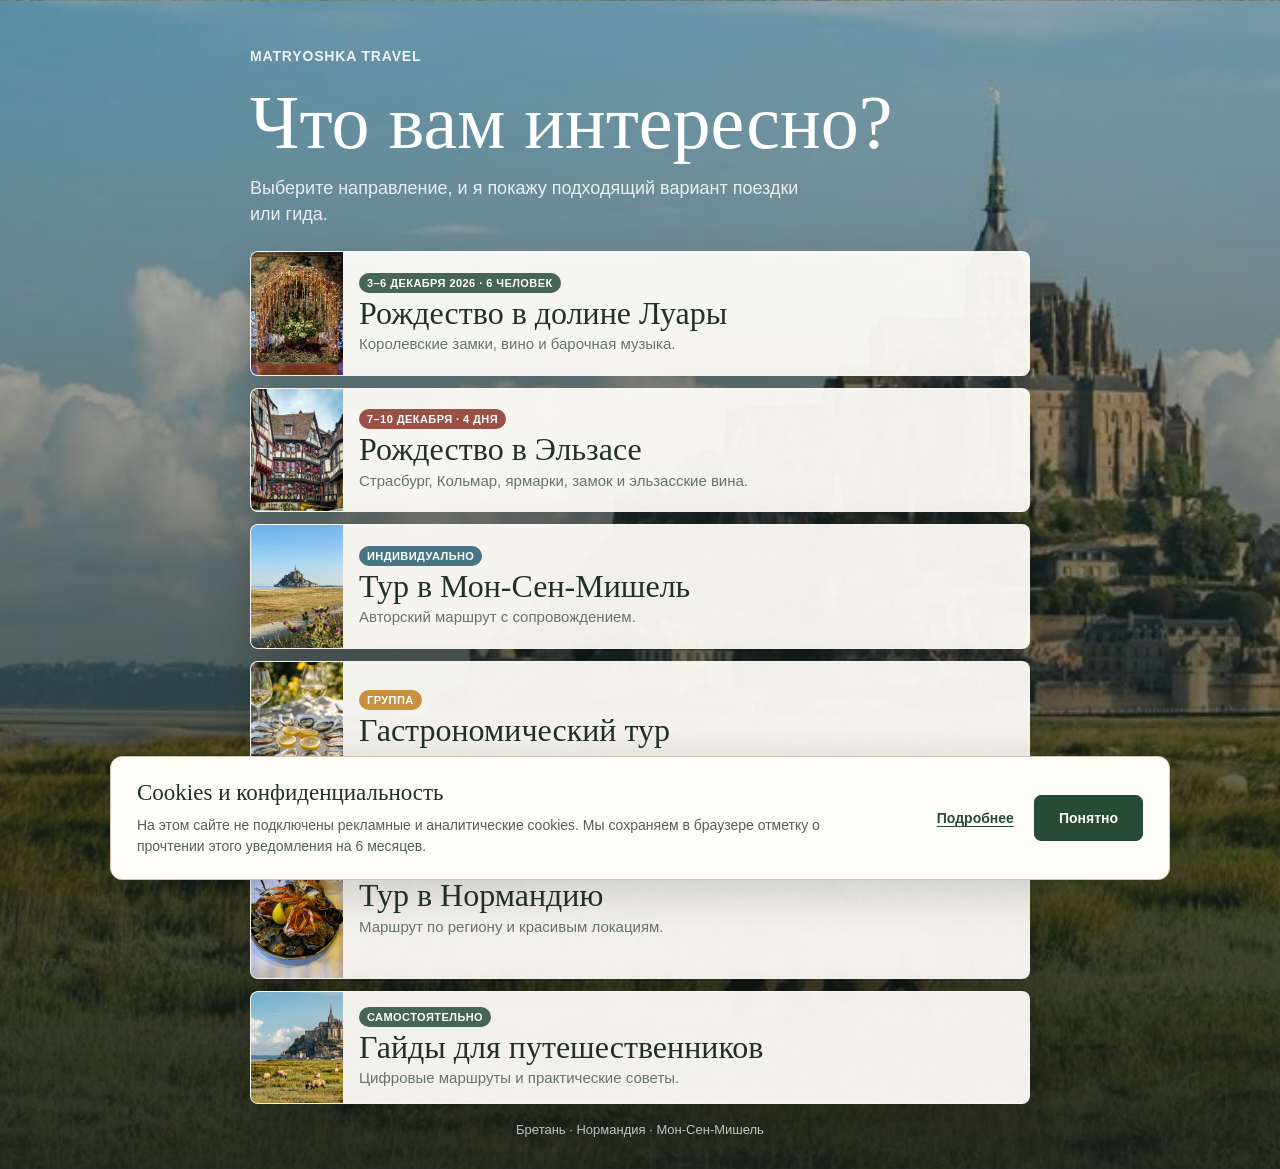
<file: index.html>
<!doctype html>
<html lang="ru">
<head>
  <meta charset="utf-8">
  <meta name="viewport" content="width=device-width, initial-scale=1">
  <title>Matryoshka Travel - выберите поездку</title>
  <meta name="description" content="Туры и гиды Matryoshka Travel: Мон-Сен-Мишель, гастрономия, Нормандия и самостоятельные маршруты.">
  <style>
    :root {
      --ink: #223027;
      --muted: #68746b;
      --paper: #f5efe6;
      --white: #fffdf8;
      --line: rgba(34, 48, 39, .15);
      --green: #466552;
      --gold: #c6923f;
      --red: #9a5047;
      --blue: #477585;
    }

    * { box-sizing: border-box; }

    body {
      margin: 0;
      min-height: 100vh;
      color: var(--ink);
      background: var(--paper);
      font-family: Inter, -apple-system, BlinkMacSystemFont, "Segoe UI", Arial, sans-serif;
    }

    a { color: inherit; }

    .hero {
      min-height: 100vh;
      display: grid;
      align-items: end;
      padding: 22px;
      background:
        linear-gradient(180deg, rgba(20, 31, 25, .2), rgba(20, 31, 25, .88)),
        url("assets/mont-hero.jpg") center / cover;
    }

    .wrap {
      width: min(780px, 100%);
      margin: 0 auto;
      padding: 26px 0 10px;
    }

    .brand {
      margin-bottom: 22px;
      color: rgba(255, 255, 255, .88);
      font-size: 14px;
      font-weight: 800;
      letter-spacing: .06em;
      text-transform: uppercase;
    }

    h1 {
      margin: 0;
      max-width: 680px;
      color: white;
      font-family: Georgia, "Times New Roman", serif;
      font-size: clamp(39px, 10vw, 76px);
      font-weight: 500;
      line-height: .96;
      letter-spacing: 0;
    }

    .lead {
      max-width: 560px;
      margin: 16px 0 24px;
      color: rgba(255, 255, 255, .86);
      font-size: 18px;
      line-height: 1.45;
    }

    .menu {
      display: grid;
      gap: 12px;
      margin-top: 24px;
    }

    .item {
      display: grid;
      grid-template-columns: 92px minmax(0, 1fr);
      min-height: 104px;
      overflow: hidden;
      border: 1px solid rgba(255, 255, 255, .3);
      border-radius: 8px;
      background: rgba(255, 253, 248, .94);
      text-decoration: none;
      box-shadow: 0 18px 44px rgba(0, 0, 0, .18);
      transition: transform .18s ease, background .18s ease;
    }

    .item:hover {
      transform: translateY(-2px);
      background: white;
    }

    .photo {
      width: 92px;
      min-height: 104px;
      background: #d7cec0;
    }

    .photo img {
      display: block;
      width: 100%;
      height: 100%;
      object-fit: cover;
    }

    .body {
      display: grid;
      align-content: center;
      gap: 4px;
      padding: 15px 16px;
    }

    .label {
      width: fit-content;
      padding: 4px 8px;
      border-radius: 999px;
      color: white;
      background: var(--green);
      font-size: 11px;
      font-weight: 900;
      letter-spacing: .04em;
      text-transform: uppercase;
    }

    .item:nth-child(2) .label { background: var(--red); }
    .item:nth-child(3) .label { background: var(--blue); }
    .item:nth-child(4) .label { background: var(--gold); }

    h2 {
      margin: 0;
      font-family: Georgia, "Times New Roman", serif;
      font-size: clamp(24px, 5vw, 32px);
      font-weight: 500;
      line-height: 1.04;
      letter-spacing: 0;
    }

    p {
      margin: 0;
      color: var(--muted);
      font-size: 15px;
      line-height: 1.35;
    }

    .footer {
      margin-top: 18px;
      color: rgba(255, 255, 255, .72);
      font-size: 13px;
      text-align: center;
    }

    @media (max-width: 520px) {
      .hero {
        padding: 16px;
        background:
          linear-gradient(180deg, rgba(20, 31, 25, .12), rgba(20, 31, 25, .9)),
          url("assets/mont-hero.jpg") 58% center / cover;
      }

      .wrap {
        padding-bottom: 0;
      }

      .brand {
        margin-bottom: 16px;
      }

      .lead {
        font-size: 16px;
      }

      .item {
        grid-template-columns: 84px minmax(0, 1fr);
        min-height: 100px;
      }

      .photo {
        width: 84px;
        min-height: 100px;
      }

      .body {
        padding: 13px 14px;
      }
    }
  </style>
  <link rel="stylesheet" href="/cookie-notice.css">
  <script src="/cookie-notice.js" defer></script>
</head>
<body>
  <main class="hero">
    <div class="wrap">
      <div class="brand">Matryoshka Travel</div>
      <h1>Что вам интересно?</h1>
      <p class="lead">Выберите направление, и я покажу подходящий вариант поездки или гида.</p>

      <nav class="menu" aria-label="Выбор направления">
        <a class="item" href="tours/loire-noel/">
          <span class="photo"><img src="tours/loire-noel/assets/images/christmas-installation.webp" alt="Рождество в долине Луары"></span>
          <span class="body">
            <span class="label">3–6 декабря 2026 · 6 человек</span>
            <h2>Рождество в долине Луары</h2>
            <p>Королевские замки, вино и барочная музыка.</p>
          </span>
        </a>

        <a class="item" href="tours/alsace-noel/">
          <span class="photo"><img src="tours/alsace-noel/assets/images/hero-colmar.webp" alt="Рождественский Эльзас"></span>
          <span class="body">
            <span class="label">7–10 декабря · 4 дня</span>
            <h2>Рождество в Эльзасе</h2>
            <p>Страсбург, Кольмар, ярмарки, замок и эльзасские вина.</p>
          </span>
        </a>

        <a class="item" href="mont-saint-michel-tour.html">
          <span class="photo"><img src="assets/mont-bay.jpg" alt=""></span>
          <span class="body">
            <span class="label">Индивидуально</span>
            <h2>Тур в Мон-Сен-Мишель</h2>
            <p>Авторский маршрут с сопровождением.</p>
          </span>
        </a>

        <a class="item" href="gastronomic-group-tour.html">
          <span class="photo"><img src="assets/oysters.jpg" alt=""></span>
          <span class="body">
            <span class="label">Группа</span>
            <h2>Гастрономический тур</h2>
            <p>Устрицы, сидр, сыры и локальные места.</p>
          </span>
        </a>

        <a class="item" href="normandy-tour.html">
          <span class="photo"><img src="assets/seafood.jpg" alt=""></span>
          <span class="body">
            <span class="label">Нормандия</span>
            <h2>Тур в Нормандию</h2>
            <p>Маршрут по региону и красивым локациям.</p>
          </span>
        </a>

        <a class="item" href="https://msm.matryoshkatravel.fr/">
          <span class="photo"><img src="assets/mont-hero.jpg" alt=""></span>
          <span class="body">
            <span class="label">Самостоятельно</span>
            <h2>Гайды для путешественников</h2>
            <p>Цифровые маршруты и практические советы.</p>
          </span>
        </a>
      </nav>

      <div class="footer">Бретань · Нормандия · Мон-Сен-Мишель</div>
    </div>
  </main>
</body>
</html>
</file>
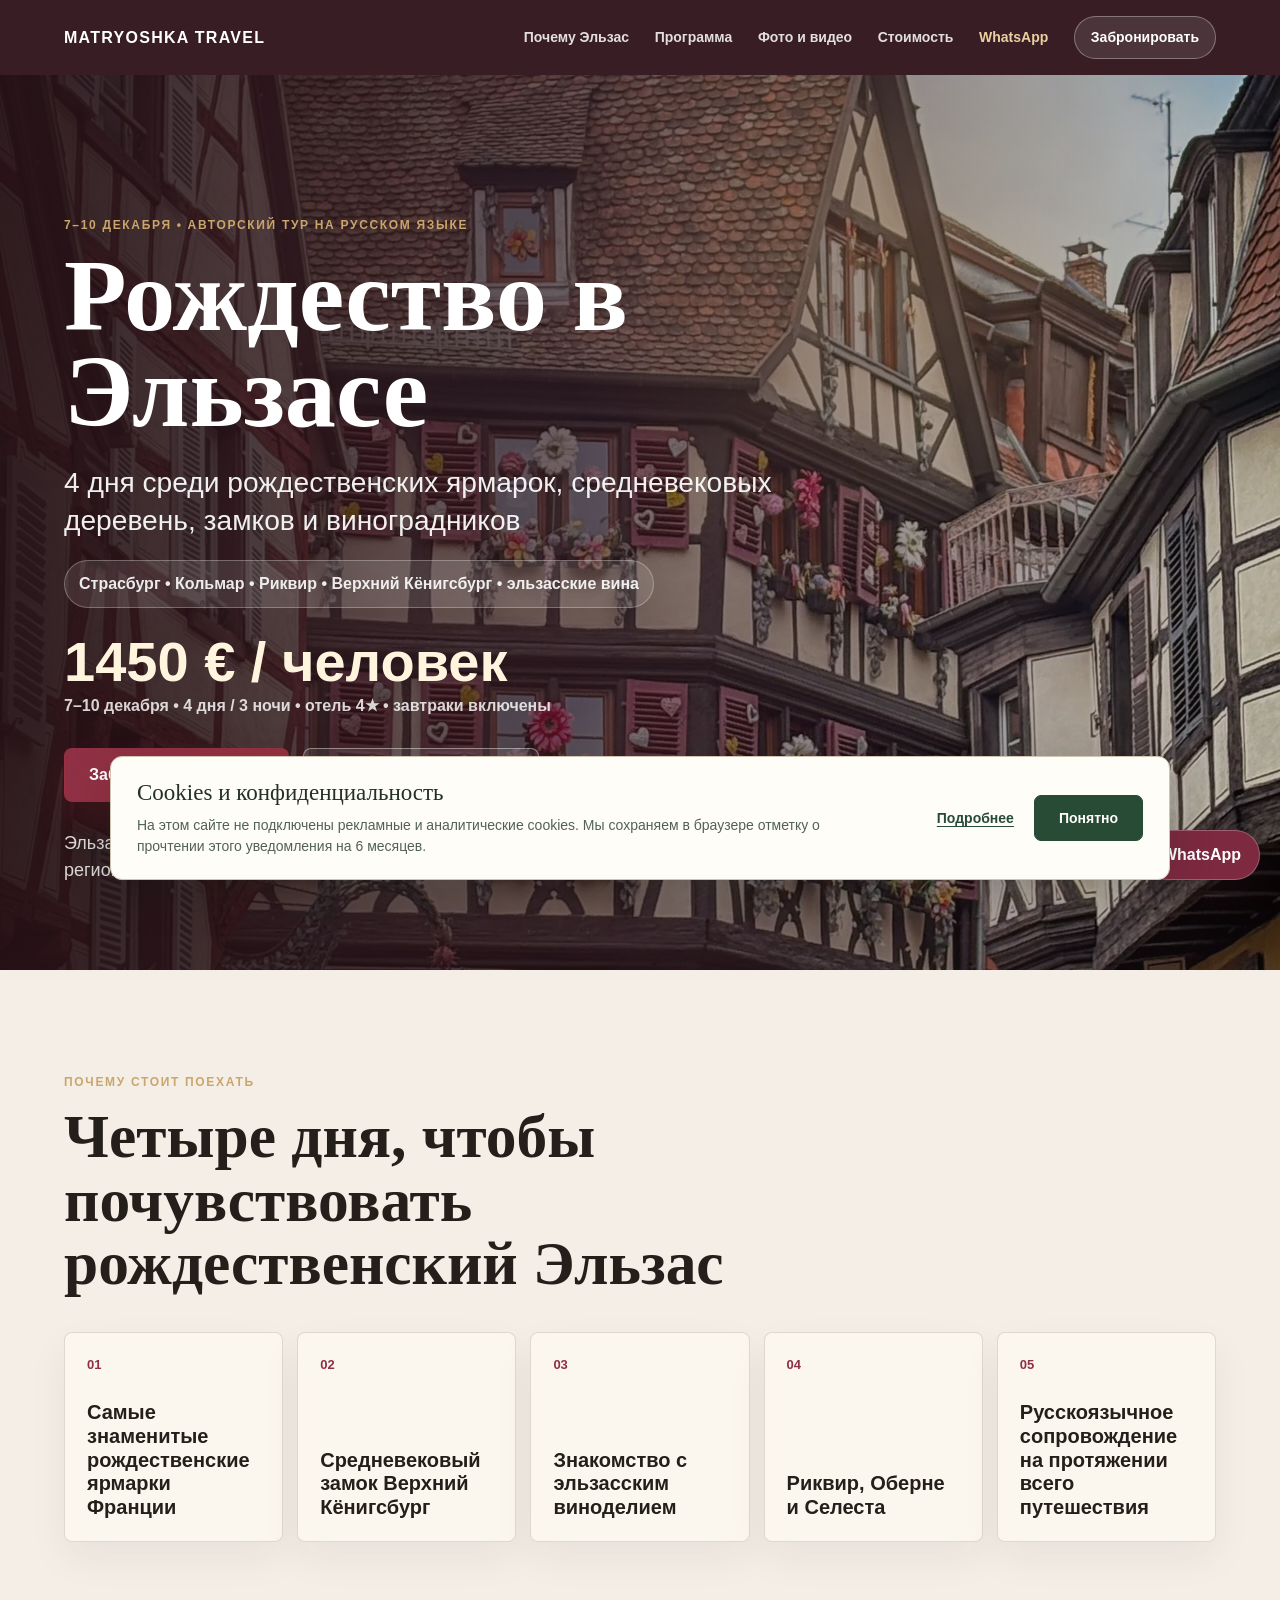
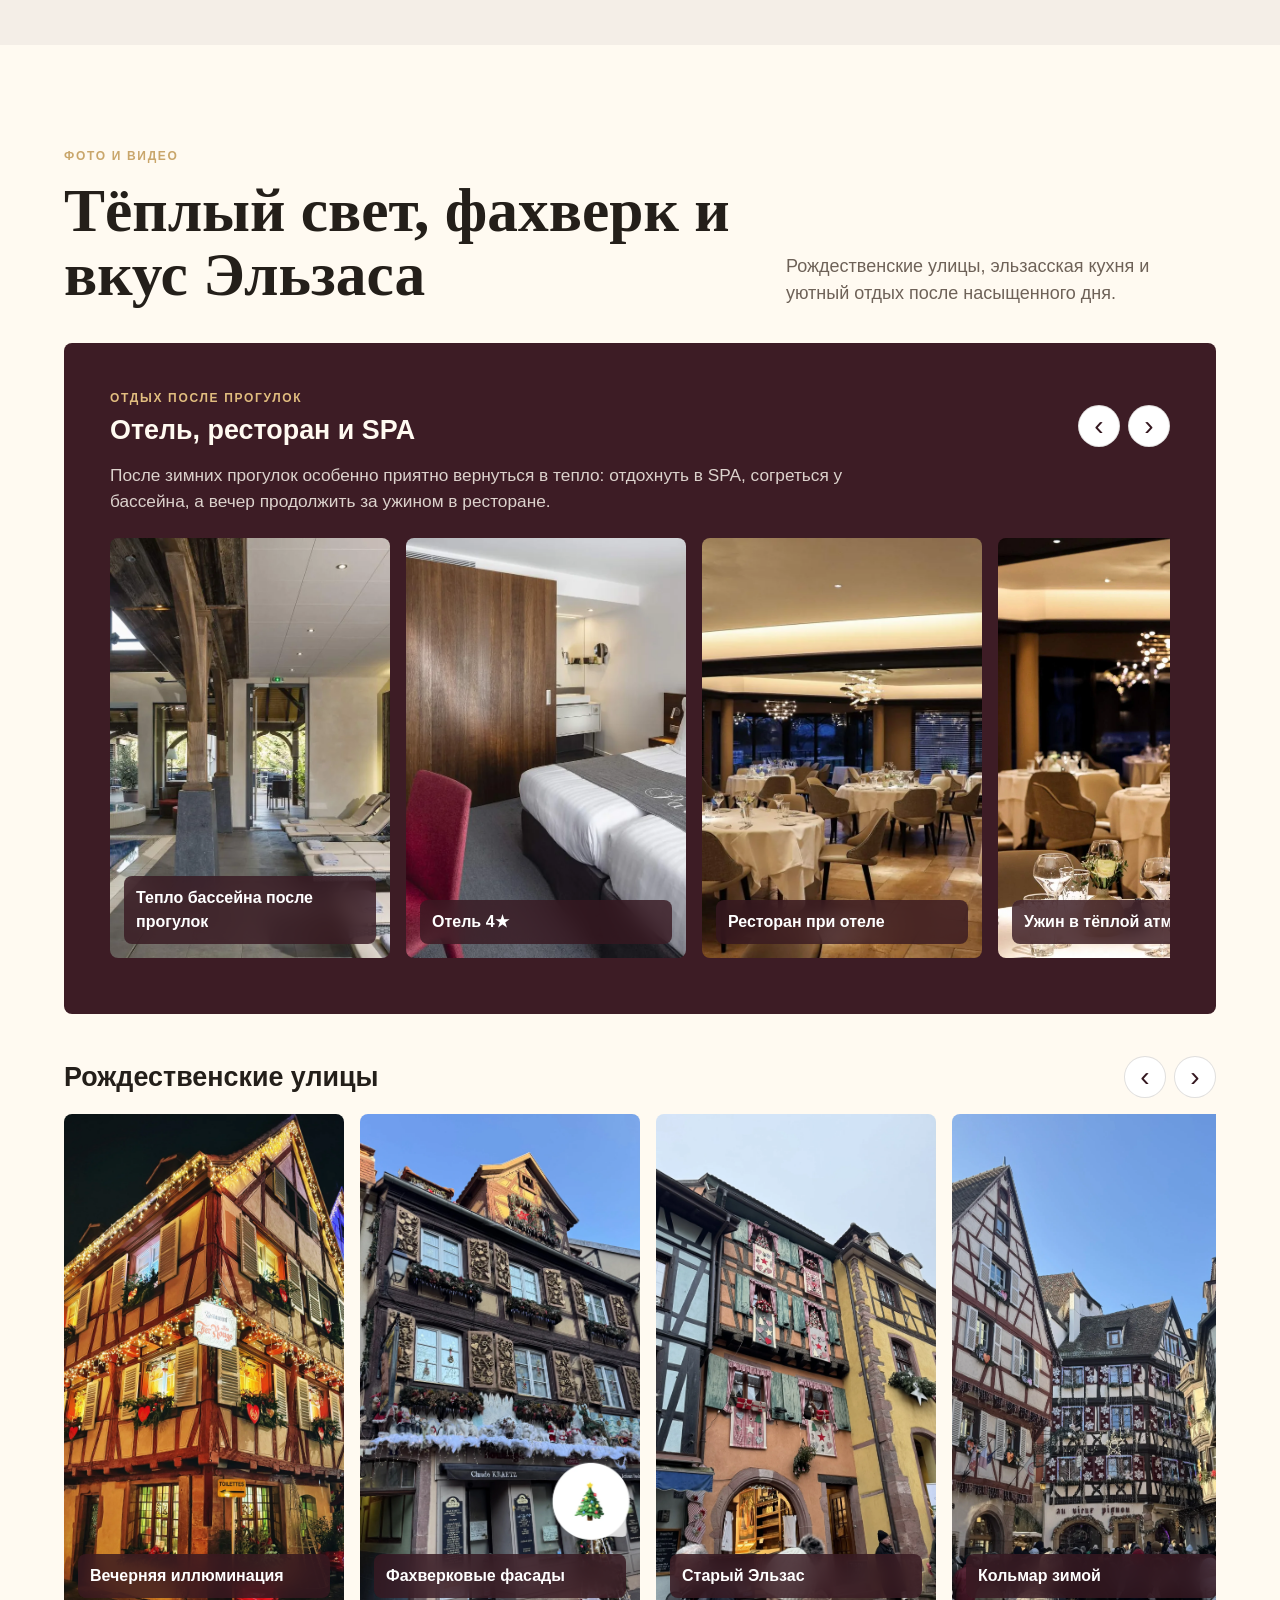
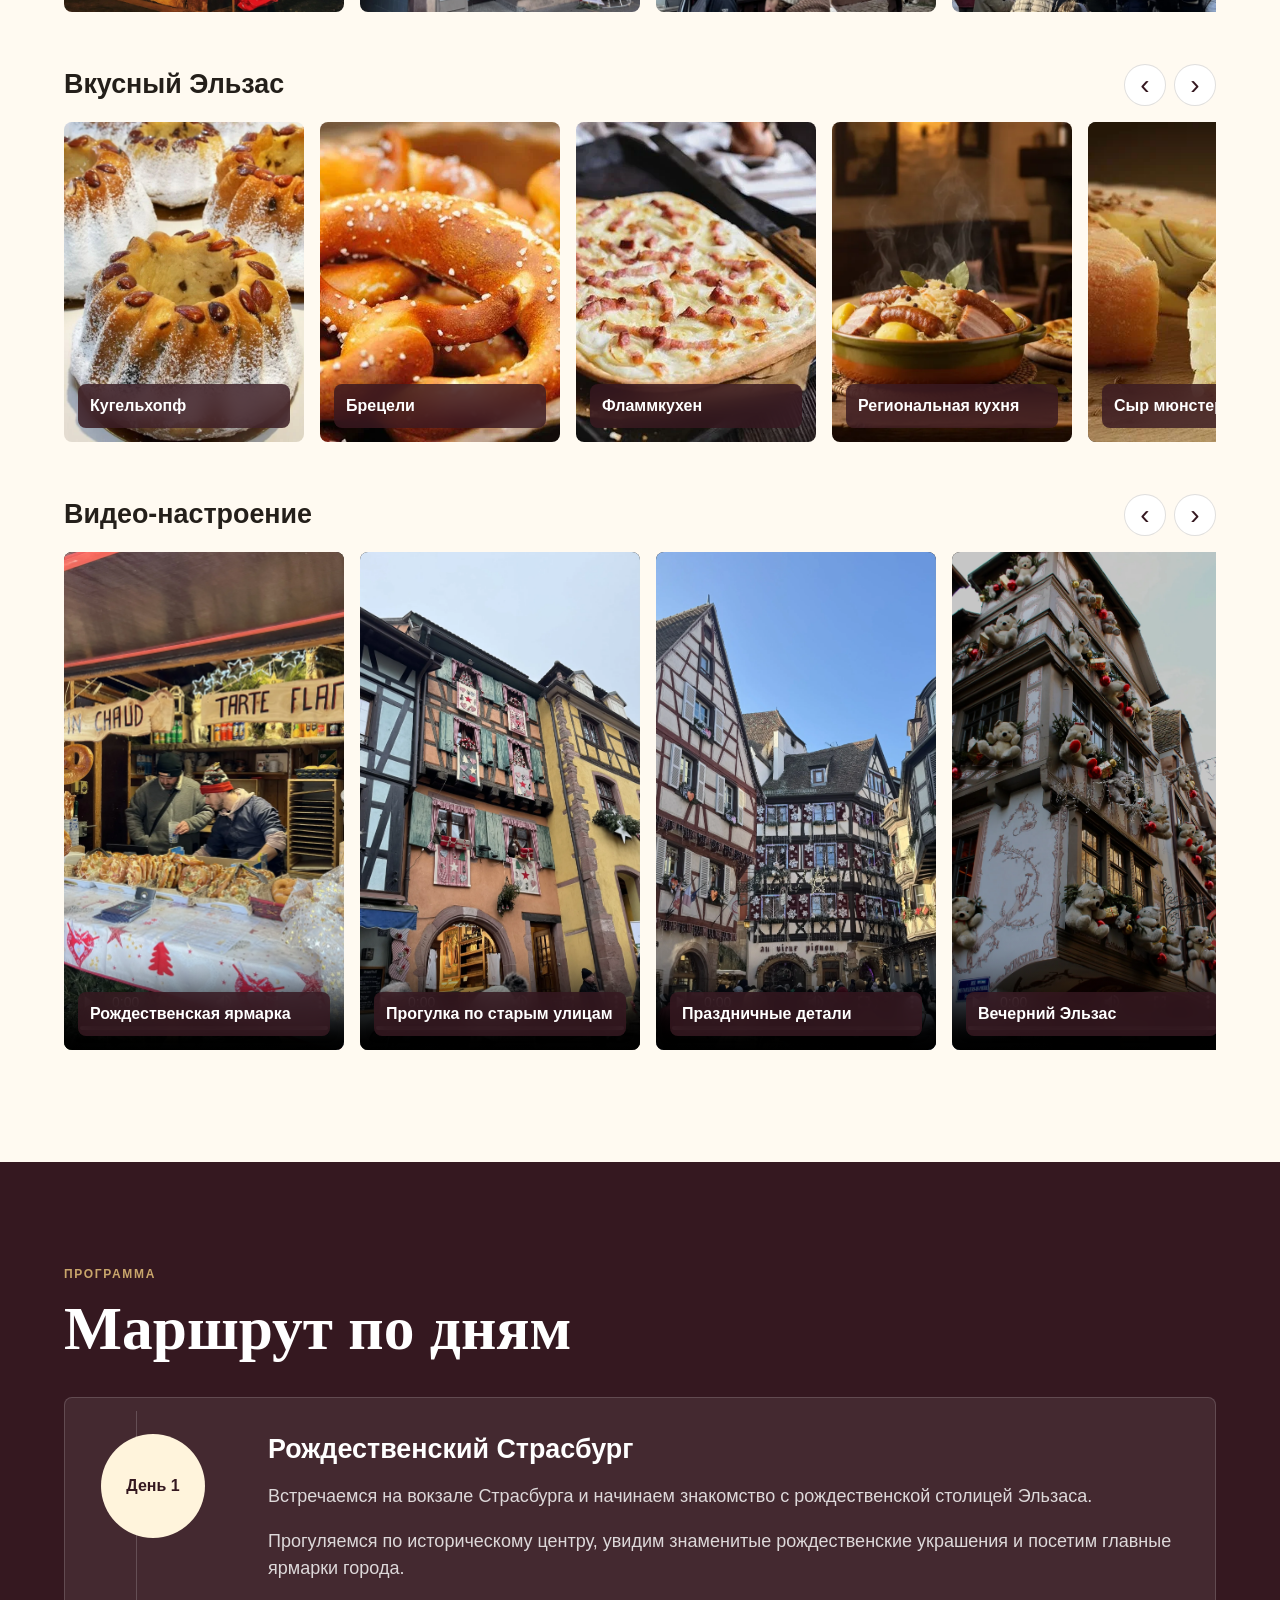
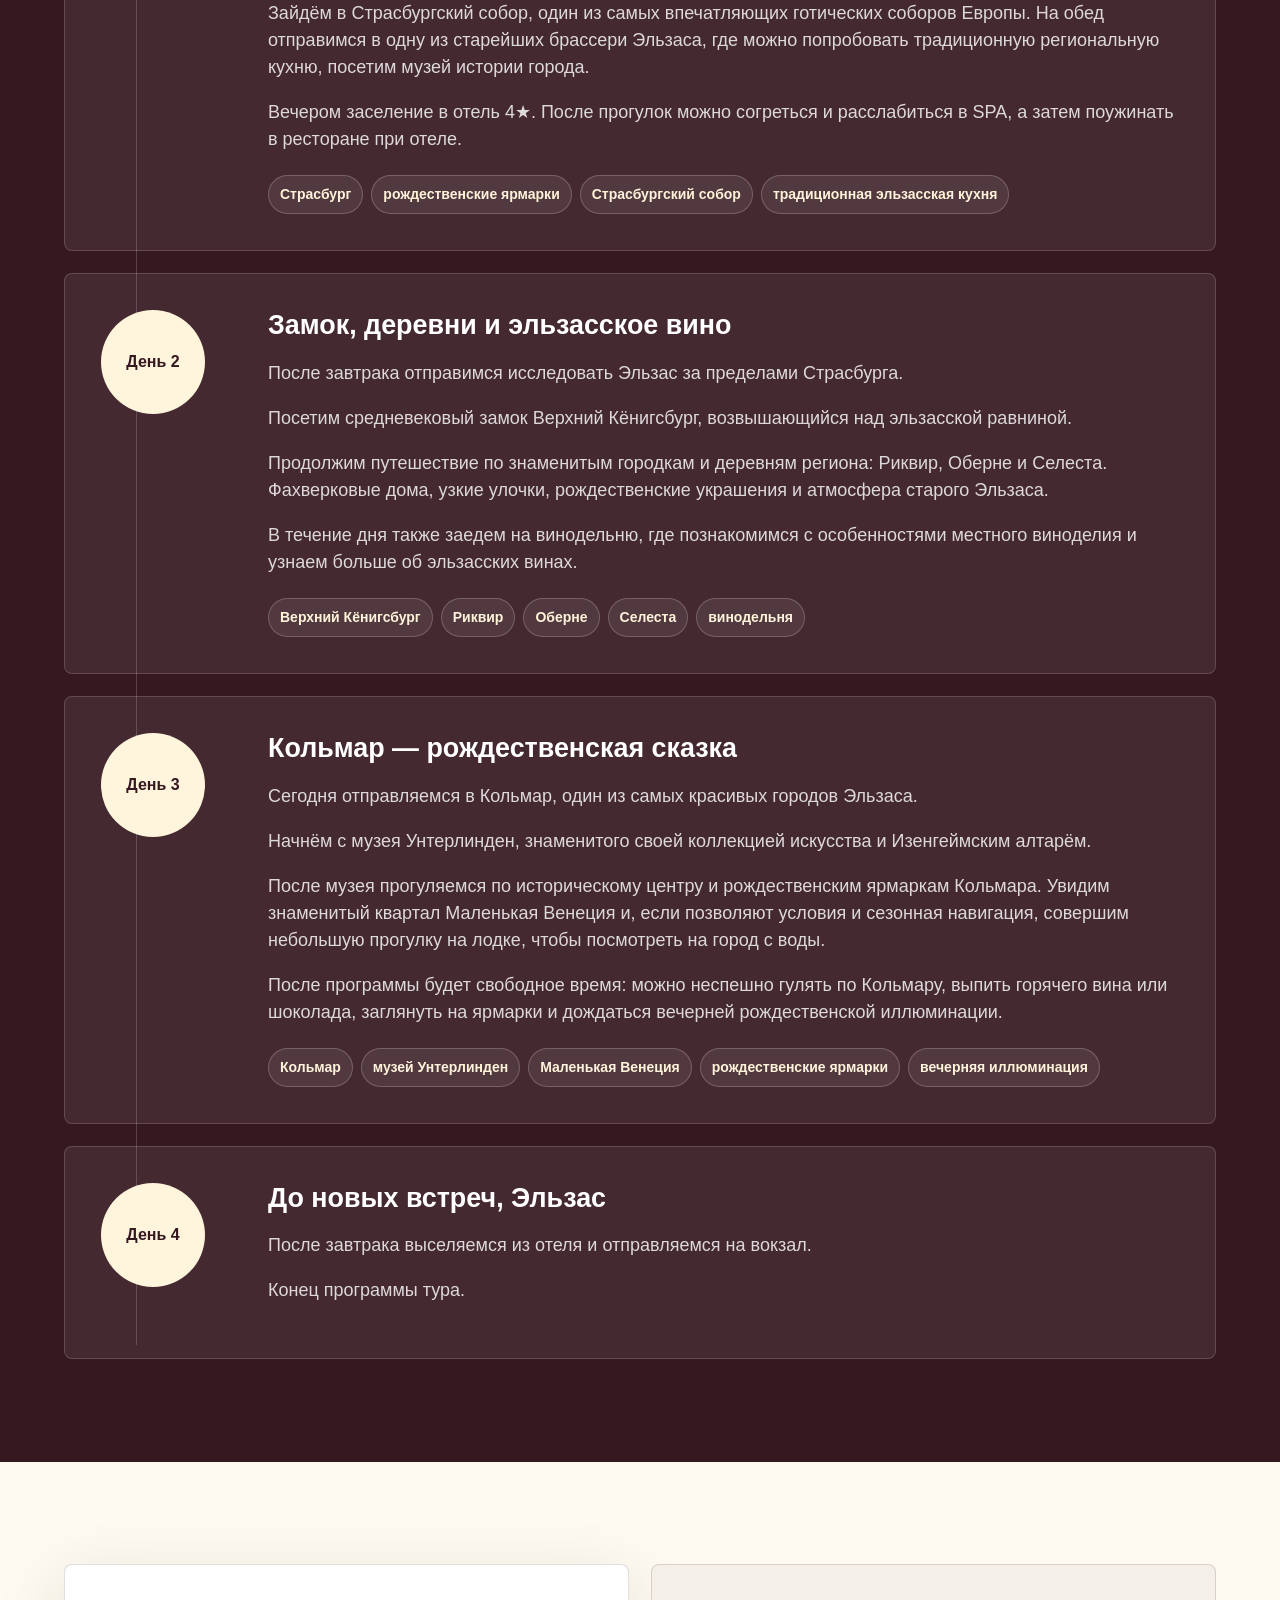
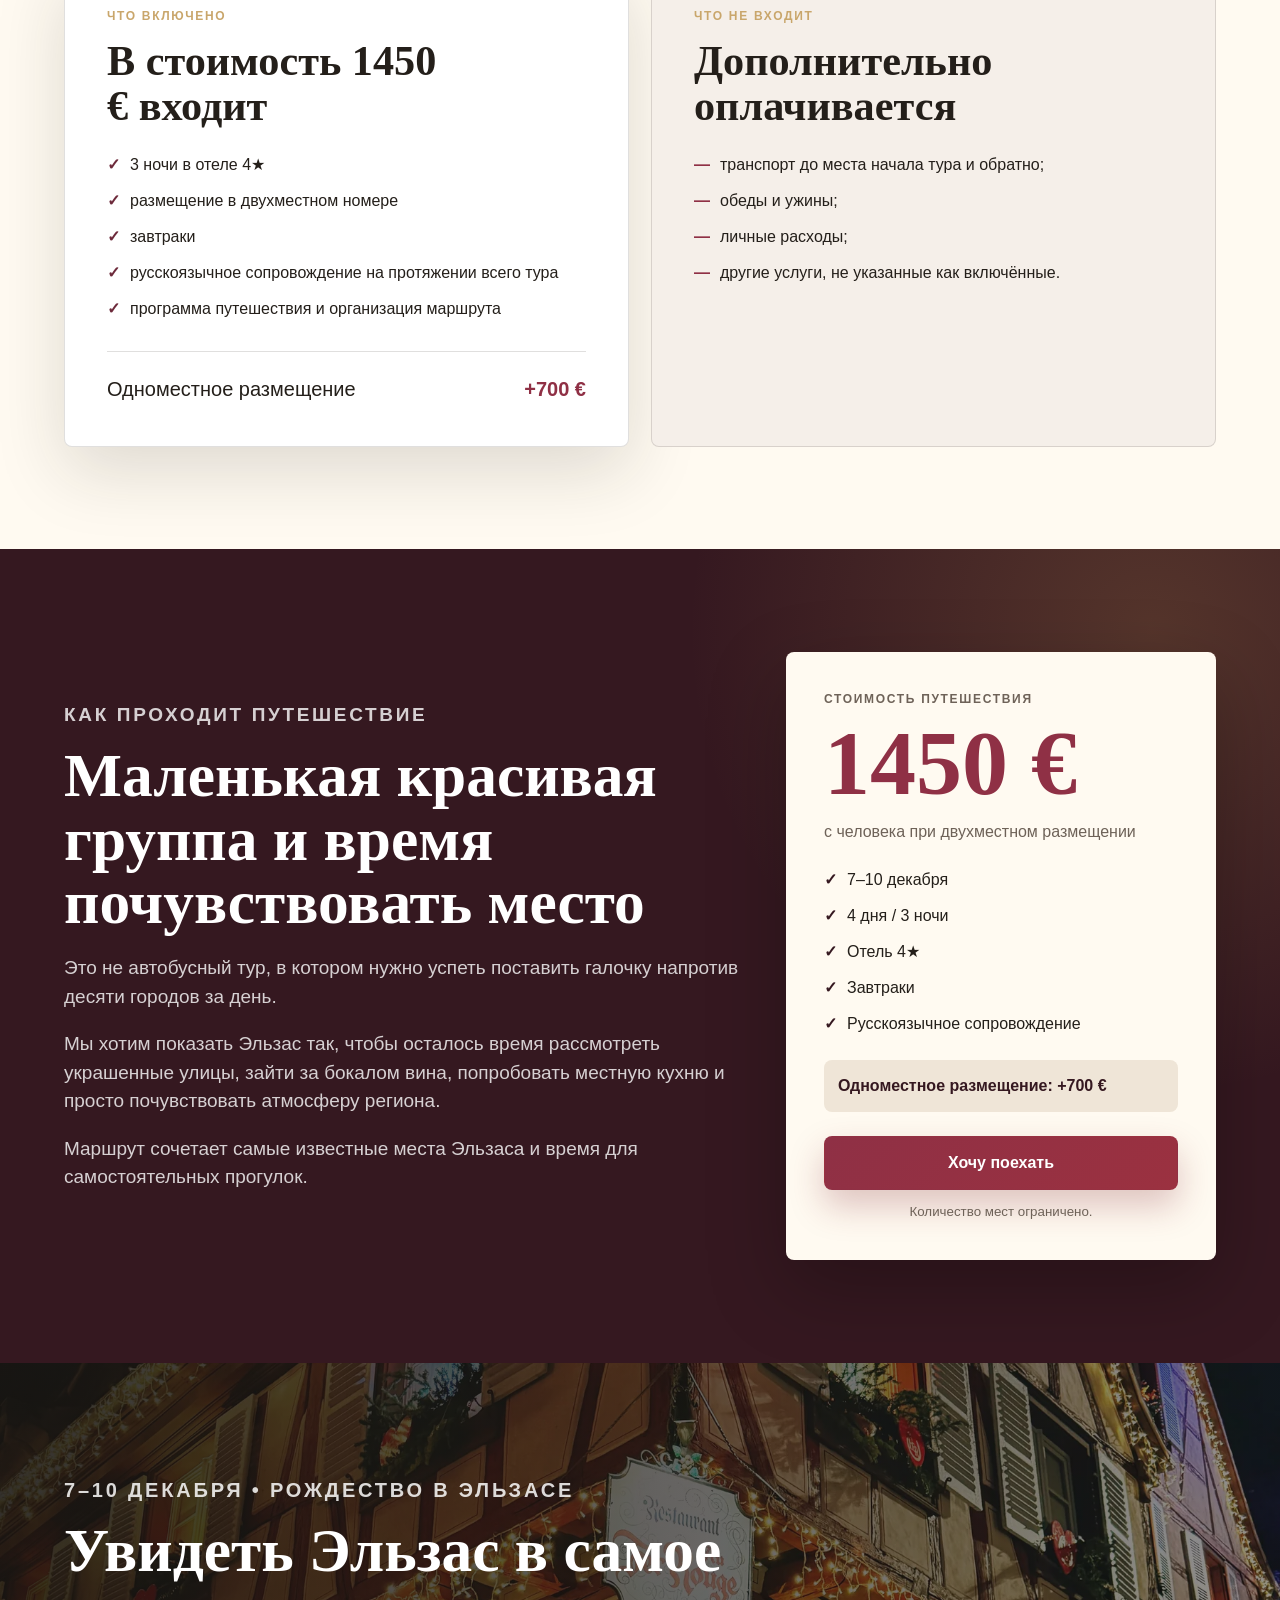
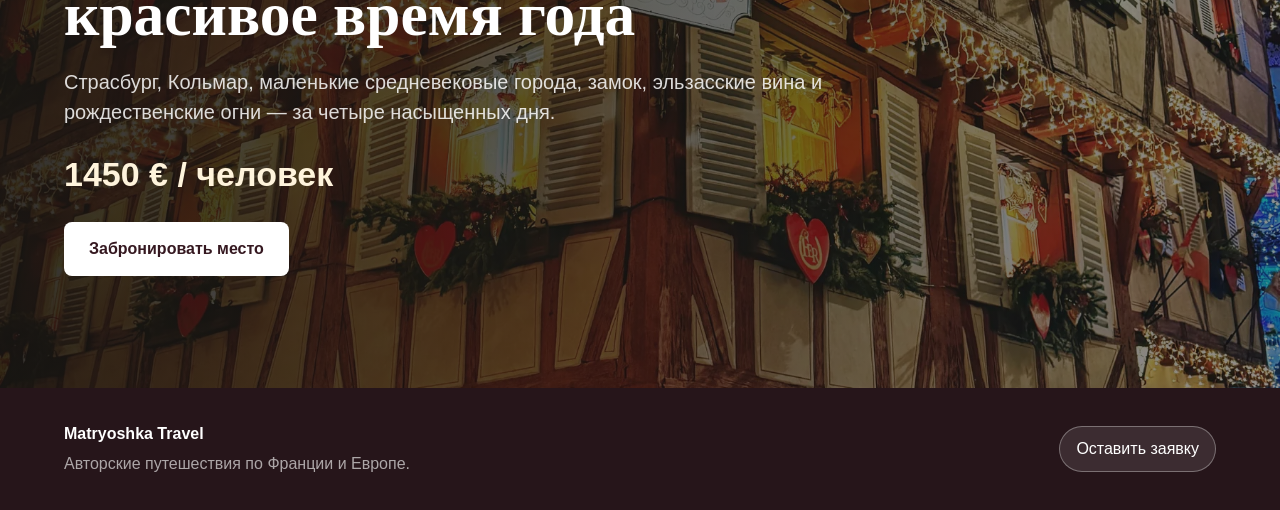
<file: tours/alsace-noel/index.html>
<!doctype html>
<html lang="ru">
<head>
  <meta charset="utf-8">
  <meta name="viewport" content="width=device-width, initial-scale=1">
  <title>Рождество в Эльзасе — тур в Страсбург и Кольмар | Matryoshka Travel</title>
  <meta name="description" content="Авторский рождественский тур по Эльзасу: Страсбург, Кольмар, Риквир, Верхний Кёнигсбург, рождественские ярмарки и винодельня. 4 дня, отель 4★, русскоязычное сопровождение.">
  <link rel="icon" href="data:,">
  <link rel="stylesheet" href="styles.css">
  <link rel="stylesheet" href="/cookie-notice.css">
  <script src="/cookie-notice.js" defer></script>
</head>
<body>
  <header class="site-header" aria-label="Навигация Matryoshka Travel">
    <a class="brand" href="/" aria-label="Matryoshka Travel">Matryoshka Travel</a>
    <nav class="main-nav" aria-label="Основная навигация">
      <a href="#why">Почему Эльзас</a>
      <a href="#program">Программа</a>
      <a href="#gallery">Фото и видео</a>
      <a href="#price">Стоимость</a>
      <a class="whatsapp-nav" href="https://wa.me/33667033170?text=%D0%97%D0%B4%D1%80%D0%B0%D0%B2%D1%81%D1%82%D0%B2%D1%83%D0%B9%D1%82%D0%B5!%20%D0%A5%D0%BE%D1%87%D1%83%20%D1%83%D0%B7%D0%BD%D0%B0%D1%82%D1%8C%20%D0%BE%20%D1%82%D1%83%D1%80%D0%B5%20%C2%AB%D0%A0%D0%BE%D0%B6%D0%B4%D0%B5%D1%81%D1%82%D0%B2%D0%BE%20%D0%B2%20%D0%AD%D0%BB%D1%8C%D0%B7%D0%B0%D1%81%D0%B5%C2%BB." target="_blank" rel="noopener" aria-label="Написать в WhatsApp">WhatsApp</a>
      <button class="nav-cta" type="button" data-open-booking>Забронировать</button>
    </nav>
  </header>

  <main>
    <section class="hero" aria-labelledby="hero-title">
      <picture>
        <source srcset="assets/images/hero-colmar.webp" type="image/webp">
        <img class="hero-media" src="assets/images/hero-colmar.webp" alt="Рождественский Эльзас с фахверковыми домами и праздничными украшениями" fetchpriority="high">
      </picture>
      <div class="hero-shade"></div>
      <div class="hero-content">
        <p class="eyebrow">7–10 декабря • авторский тур на русском языке</p>
        <h1 id="hero-title">Рождество в Эльзасе</h1>
        <p class="hero-lead">4 дня среди рождественских ярмарок, средневековых деревень, замков и виноградников</p>
        <p class="route-line">Страсбург • Кольмар • Риквир • Верхний Кёнигсбург • эльзасские вина</p>
        <div class="hero-price" aria-label="Стоимость тура">
          <strong>1450 € / человек</strong>
          <span>7–10 декабря • 4 дня / 3 ночи • отель 4★ • завтраки включены</span>
        </div>
        <div class="hero-actions">
          <button class="btn btn-primary" type="button" data-open-booking>Забронировать место</button>
          <a class="btn btn-ghost" href="#program">Посмотреть программу</a>
        </div>
        <p class="hero-note">Эльзас в декабре выглядит так, будто кто-то решил превратить целый регион в рождественскую открытку.</p>
      </div>
    </section>

    <section id="why" class="section section-warm">
      <div class="shell">
        <div class="section-head">
          <p class="eyebrow">Почему стоит поехать</p>
          <h2>Четыре дня, чтобы почувствовать рождественский Эльзас</h2>
        </div>
        <div class="benefit-grid">
          <article class="benefit-card">
            <span>01</span>
            <h3>Самые знаменитые рождественские ярмарки Франции</h3>
          </article>
          <article class="benefit-card">
            <span>02</span>
            <h3>Средневековый замок Верхний Кёнигсбург</h3>
          </article>
          <article class="benefit-card">
            <span>03</span>
            <h3>Знакомство с эльзасским виноделием</h3>
          </article>
          <article class="benefit-card">
            <span>04</span>
            <h3>Риквир, Оберне и Селеста</h3>
          </article>
          <article class="benefit-card">
            <span>05</span>
            <h3>Русскоязычное сопровождение на протяжении всего путешествия</h3>
          </article>
        </div>
      </div>
    </section>

    <section id="gallery" class="section">
      <div class="shell">
        <div class="section-head section-head-row">
          <div>
            <p class="eyebrow">Фото и видео</p>
            <h2>Тёплый свет, фахверк и вкус Эльзаса</h2>
          </div>
          <p>Рождественские улицы, эльзасская кухня и уютный отдых после насыщенного дня.</p>
        </div>

        <div class="carousel-block stay-carousel">
          <div class="carousel-title">
            <div>
              <p class="eyebrow">Отдых после прогулок</p>
              <h3>Отель, ресторан и SPA</h3>
            </div>
            <div class="carousel-controls">
              <button type="button" data-slider-prev="stay" aria-label="Предыдущее фото отеля">‹</button>
              <button type="button" data-slider-next="stay" aria-label="Следующее фото отеля">›</button>
            </div>
          </div>
          <p class="stay-lead">После зимних прогулок особенно приятно вернуться в тепло: отдохнуть в SPA, согреться у бассейна, а вечер продолжить за ужином в ресторане.</p>
          <div class="media-slider" data-slider="stay" tabindex="0" aria-label="Карусель фотографий отеля, ресторана и SPA">
            <figure class="slide wide"><img src="assets/images/hotel-spa-pool.webp" alt="Бассейн и зона отдыха в SPA отеля" loading="lazy"><figcaption>Тепло бассейна после прогулок</figcaption></figure>
            <figure class="slide"><img src="assets/images/hotel-room.webp" alt="Уютный двухместный номер отеля 4 звезды" loading="lazy"><figcaption>Отель 4★</figcaption></figure>
            <figure class="slide wide"><img src="assets/images/hotel-restaurant.webp" alt="Ресторан отеля с сервированными столами" loading="lazy"><figcaption>Ресторан при отеле</figcaption></figure>
            <figure class="slide"><img src="assets/images/hotel-restaurant-table.webp" alt="Вечерняя сервировка в ресторане отеля" loading="lazy"><figcaption>Ужин в тёплой атмосфере</figcaption></figure>
            <figure class="slide wide"><img src="assets/images/hotel-spa-sauna.webp" alt="Сауна и зона отдыха в SPA отеля" loading="lazy"><figcaption>SPA и сауна</figcaption></figure>
            <figure class="slide"><img src="assets/images/hotel-spa-treatment.webp" alt="Кабинет для процедур в SPA отеля" loading="lazy"><figcaption>Время для себя</figcaption></figure>
          </div>
        </div>

        <div class="carousel-block">
          <div class="carousel-title">
            <h3>Рождественские улицы</h3>
            <div class="carousel-controls">
              <button type="button" data-slider-prev="places" aria-label="Предыдущие фото">‹</button>
              <button type="button" data-slider-next="places" aria-label="Следующие фото">›</button>
            </div>
          </div>
          <div class="media-slider" data-slider="places" tabindex="0" aria-label="Карусель фотографий Эльзаса">
            <figure class="slide wide"><img src="assets/images/hero-evening.webp" alt="Праздничная улица Эльзаса вечером" loading="lazy"><figcaption>Вечерняя иллюминация</figcaption></figure>
            <figure class="slide"><img src="assets/images/riquewihr-house.webp" alt="Фахверковый дом с рождественскими украшениями" loading="lazy"><figcaption>Фахверковые фасады</figcaption></figure>
            <figure class="slide"><img src="assets/images/alsace-lane.webp" alt="Улица эльзасского города с украшенными домами" loading="lazy"><figcaption>Старый Эльзас</figcaption></figure>
            <figure class="slide"><img src="assets/images/colmar-street.webp" alt="Праздничная улица Кольмара" loading="lazy"><figcaption>Кольмар зимой</figcaption></figure>
            <figure class="slide"><img src="assets/images/christmas-balcony.webp" alt="Дом с рождественским декором на балконе" loading="lazy"><figcaption>Детали на каждом фасаде</figcaption></figure>
            <figure class="slide"><img src="assets/images/fairytale-house.webp" alt="Украшенный дом в рождественском Эльзасе" loading="lazy"><figcaption>Открыточная атмосфера</figcaption></figure>
          </div>
        </div>

        <div class="carousel-block">
          <div class="carousel-title">
            <h3>Вкусный Эльзас</h3>
            <div class="carousel-controls">
              <button type="button" data-slider-prev="food" aria-label="Предыдущие фото еды">‹</button>
              <button type="button" data-slider-next="food" aria-label="Следующие фото еды">›</button>
            </div>
          </div>
          <div class="media-slider food-slider" data-slider="food" tabindex="0" aria-label="Карусель гастрономии Эльзаса">
            <figure class="slide"><img src="assets/images/kougelhopf.webp" alt="Эльзасский кугельхопф" loading="lazy"><figcaption>Кугельхопф</figcaption></figure>
            <figure class="slide"><img src="assets/images/bretzels.webp" alt="Свежие брецели на рождественской ярмарке" loading="lazy"><figcaption>Брецели</figcaption></figure>
            <figure class="slide"><img src="assets/images/flammekueche.webp" alt="Традиционный эльзасский фламмкухен" loading="lazy"><figcaption>Фламмкухен</figcaption></figure>
            <figure class="slide"><img src="assets/images/alsace-table.webp" alt="Эльзасский стол с вином и региональными блюдами" loading="lazy"><figcaption>Региональная кухня</figcaption></figure>
            <figure class="slide"><img src="assets/images/munster.webp" alt="Сыр мюнстер и хлеб" loading="lazy"><figcaption>Сыр мюнстер</figcaption></figure>
            <figure class="slide"><img src="assets/images/choucroute.webp" alt="Традиционное эльзасское блюдо с капустой и мясом" loading="lazy"><figcaption>Эльзасская классика</figcaption></figure>
          </div>
        </div>

        <div class="carousel-block">
          <div class="carousel-title">
            <h3>Видео-настроение</h3>
            <div class="carousel-controls">
              <button type="button" data-slider-prev="video" aria-label="Предыдущее видео">‹</button>
              <button type="button" data-slider-next="video" aria-label="Следующее видео">›</button>
            </div>
          </div>
          <div class="media-slider video-slider" data-slider="video" tabindex="0" aria-label="Карусель видео Эльзаса">
            <figure class="slide video-slide"><video controls preload="metadata" poster="assets/images/poster-market.webp"><source src="assets/videos/market-lights.mp4" type="video/mp4"></video><figcaption>Рождественская ярмарка</figcaption></figure>
            <figure class="slide video-slide"><video controls preload="metadata" poster="assets/images/poster-walk.webp"><source src="assets/videos/alsace-walk.mp4" type="video/mp4"></video><figcaption>Прогулка по старым улицам</figcaption></figure>
            <figure class="slide video-slide"><video controls preload="metadata" poster="assets/images/poster-detail.webp"><source src="assets/videos/christmas-detail.mp4" type="video/mp4"></video><figcaption>Праздничные детали</figcaption></figure>
            <figure class="slide video-slide"><video controls preload="metadata" poster="assets/images/poster-evening.webp"><source src="assets/videos/evening-street.mp4" type="video/mp4"></video><figcaption>Вечерний Эльзас</figcaption></figure>
          </div>
        </div>
      </div>
    </section>

    <section id="program" class="section section-deep">
      <div class="shell">
        <div class="section-head">
          <p class="eyebrow">Программа</p>
          <h2>Маршрут по дням</h2>
        </div>
        <div class="timeline">
          <article class="day-card">
            <div class="day-number">День 1</div>
            <div class="day-copy">
              <h3>Рождественский Страсбург</h3>
              <p>Встречаемся на вокзале Страсбурга и начинаем знакомство с рождественской столицей Эльзаса.</p>
              <p>Прогуляемся по историческому центру, увидим знаменитые рождественские украшения и посетим главные ярмарки города.</p>
              <p>Зайдём в Страсбургский собор, один из самых впечатляющих готических соборов Европы. На обед отправимся в одну из старейших брассери Эльзаса, где можно попробовать традиционную региональную кухню, посетим музей истории города.</p>
              <p>Вечером заселение в отель 4★. После прогулок можно согреться и расслабиться в SPA, а затем поужинать в ресторане при отеле.</p>
              <ul class="highlights"><li>Страсбург</li><li>рождественские ярмарки</li><li>Страсбургский собор</li><li>традиционная эльзасская кухня</li></ul>
            </div>
          </article>

          <article class="day-card">
            <div class="day-number">День 2</div>
            <div class="day-copy">
              <h3>Замок, деревни и эльзасское вино</h3>
              <p>После завтрака отправимся исследовать Эльзас за пределами Страсбурга.</p>
              <p>Посетим средневековый замок Верхний Кёнигсбург, возвышающийся над эльзасской равниной.</p>
              <p>Продолжим путешествие по знаменитым городкам и деревням региона: Риквир, Оберне и Селеста. Фахверковые дома, узкие улочки, рождественские украшения и атмосфера старого Эльзаса.</p>
              <p>В течение дня также заедем на винодельню, где познакомимся с особенностями местного виноделия и узнаем больше об эльзасских винах.</p>
              <ul class="highlights"><li>Верхний Кёнигсбург</li><li>Риквир</li><li>Оберне</li><li>Селеста</li><li>винодельня</li></ul>
            </div>
          </article>

          <article class="day-card">
            <div class="day-number">День 3</div>
            <div class="day-copy">
              <h3>Кольмар — рождественская сказка</h3>
              <p>Сегодня отправляемся в Кольмар, один из самых красивых городов Эльзаса.</p>
              <p>Начнём с музея Унтерлинден, знаменитого своей коллекцией искусства и Изенгеймским алтарём.</p>
              <p>После музея прогуляемся по историческому центру и рождественским ярмаркам Кольмара. Увидим знаменитый квартал Маленькая Венеция и, если позволяют условия и сезонная навигация, совершим небольшую прогулку на лодке, чтобы посмотреть на город с воды.</p>
              <p>После программы будет свободное время: можно неспешно гулять по Кольмару, выпить горячего вина или шоколада, заглянуть на ярмарки и дождаться вечерней рождественской иллюминации.</p>
              <ul class="highlights"><li>Кольмар</li><li>музей Унтерлинден</li><li>Маленькая Венеция</li><li>рождественские ярмарки</li><li>вечерняя иллюминация</li></ul>
            </div>
          </article>

          <article class="day-card">
            <div class="day-number">День 4</div>
            <div class="day-copy">
              <h3>До новых встреч, Эльзас</h3>
              <p>После завтрака выселяемся из отеля и отправляемся на вокзал.</p>
              <p>Конец программы тура.</p>
            </div>
          </article>
        </div>
      </div>
    </section>

    <section class="section">
      <div class="shell includes-grid">
        <article class="info-panel">
          <p class="eyebrow">Что включено</p>
          <h2>В стоимость 1450 € входит</h2>
          <ul class="check-list">
            <li>3 ночи в отеле 4★</li>
            <li>размещение в двухместном номере</li>
            <li>завтраки</li>
            <li>русскоязычное сопровождение на протяжении всего тура</li>
            <li>программа путешествия и организация маршрута</li>
          </ul>
          <div class="single-note"><span>Одноместное размещение</span><strong>+700 €</strong></div>
        </article>
        <article class="info-panel muted-panel">
          <p class="eyebrow">Что не входит</p>
          <h2>Дополнительно оплачивается</h2>
          <ul class="dash-list">
            <li>транспорт до места начала тура и обратно;</li>
            <li>обеды и ужины;</li>
            <li>личные расходы;</li>
            <li>другие услуги, не указанные как включённые.</li>
          </ul>
        </article>
      </div>
    </section>

    <section id="price" class="section price-section">
      <div class="shell price-layout">
        <div class="price-copy">
          <p class="eyebrow">Как проходит путешествие</p>
          <h2>Маленькая красивая группа и время почувствовать место</h2>
          <p>Это не автобусный тур, в котором нужно успеть поставить галочку напротив десяти городов за день.</p>
          <p>Мы хотим показать Эльзас так, чтобы осталось время рассмотреть украшенные улицы, зайти за бокалом вина, попробовать местную кухню и просто почувствовать атмосферу региона.</p>
          <p>Маршрут сочетает самые известные места Эльзаса и время для самостоятельных прогулок.</p>
        </div>
        <aside class="price-card" aria-label="Стоимость путешествия">
          <p class="eyebrow">Стоимость путешествия</p>
          <div class="big-price">1450 €</div>
          <p>с человека при двухместном размещении</p>
          <ul>
            <li>7–10 декабря</li>
            <li>4 дня / 3 ночи</li>
            <li>Отель 4★</li>
            <li>Завтраки</li>
            <li>Русскоязычное сопровождение</li>
          </ul>
          <div class="supplement">Одноместное размещение: +700 €</div>
          <button class="btn btn-primary" type="button" data-open-booking>Хочу поехать</button>
          <small>Количество мест ограничено.</small>
        </aside>
      </div>
    </section>

    <section class="final-cta" aria-label="Заявка на тур">
      <img src="assets/images/hero-evening.webp" alt="Рождественская улица Эльзаса в тёплой вечерней иллюминации" loading="lazy">
      <div class="final-cta-shade"></div>
      <div class="final-cta-content">
        <p class="eyebrow">7–10 декабря • Рождество в Эльзасе</p>
        <h2>Увидеть Эльзас в самое красивое время года</h2>
        <p>Страсбург, Кольмар, маленькие средневековые города, замок, эльзасские вина и рождественские огни — за четыре насыщенных дня.</p>
        <strong>1450 € / человек</strong>
        <button class="btn btn-light" type="button" data-open-booking>Забронировать место</button>
      </div>
    </section>
  </main>

  <footer class="site-footer">
    <div>
      <strong>Matryoshka Travel</strong>
      <p>Авторские путешествия по Франции и Европе.</p>
    </div>
    <button class="footer-link" type="button" data-open-booking>Оставить заявку</button>
  </footer>

  <div class="modal" data-booking-modal hidden>
    <div class="modal-backdrop" data-close-booking></div>
    <section class="modal-panel" role="dialog" aria-modal="true" aria-labelledby="booking-title">
      <button class="modal-close" type="button" data-close-booking aria-label="Закрыть форму">×</button>
      <p class="eyebrow">Заявка на тур</p>
      <h2 id="booking-title">Рождество в Эльзасе</h2>
      <p class="modal-date">7–10 декабря • 4 дня / 3 ночи</p>
      <form class="booking-form" name="alsace-booking" method="POST" data-netlify="true" netlify-honeypot="website" data-booking-form>
        <input type="hidden" name="form-name" value="alsace-booking">
        <label class="honeypot" aria-hidden="true">Не заполняйте это поле<input name="website" tabindex="-1" autocomplete="off"></label>
        <label>Имя<input name="name" autocomplete="name" required></label>
        <label>Телефон / WhatsApp<input name="phone" autocomplete="tel" required></label>
        <label>Email<input name="email" type="email" autocomplete="email" required></label>
        <label>Количество путешественников<input name="travelers" type="number" min="1" value="2" required></label>
        <label class="full">Комментарий<textarea name="comment" rows="4" placeholder="Например: хочу узнать даты тура"></textarea></label>
        <button class="btn btn-primary full" type="submit">Отправить заявку</button>
        <p class="form-hint full">После нажатия откроется WhatsApp с заполненной заявкой. Останется только отправить сообщение.</p>
        <p class="form-status" data-form-status aria-live="polite"></p>
      </form>
    </section>
  </div>

  <a class="whatsapp-float" href="https://wa.me/33667033170?text=%D0%97%D0%B4%D1%80%D0%B0%D0%B2%D1%81%D1%82%D0%B2%D1%83%D0%B9%D1%82%D0%B5!%20%D0%A5%D0%BE%D1%87%D1%83%20%D1%83%D0%B7%D0%BD%D0%B0%D1%82%D1%8C%20%D0%BE%20%D1%82%D1%83%D1%80%D0%B5%20%C2%AB%D0%A0%D0%BE%D0%B6%D0%B4%D0%B5%D1%81%D1%82%D0%B2%D0%BE%20%D0%B2%20%D0%AD%D0%BB%D1%8C%D0%B7%D0%B0%D1%81%D0%B5%C2%BB." target="_blank" rel="noopener" aria-label="Написать в WhatsApp">WhatsApp</a>

  <script src="script.js"></script>
</body>
</html>
</file>
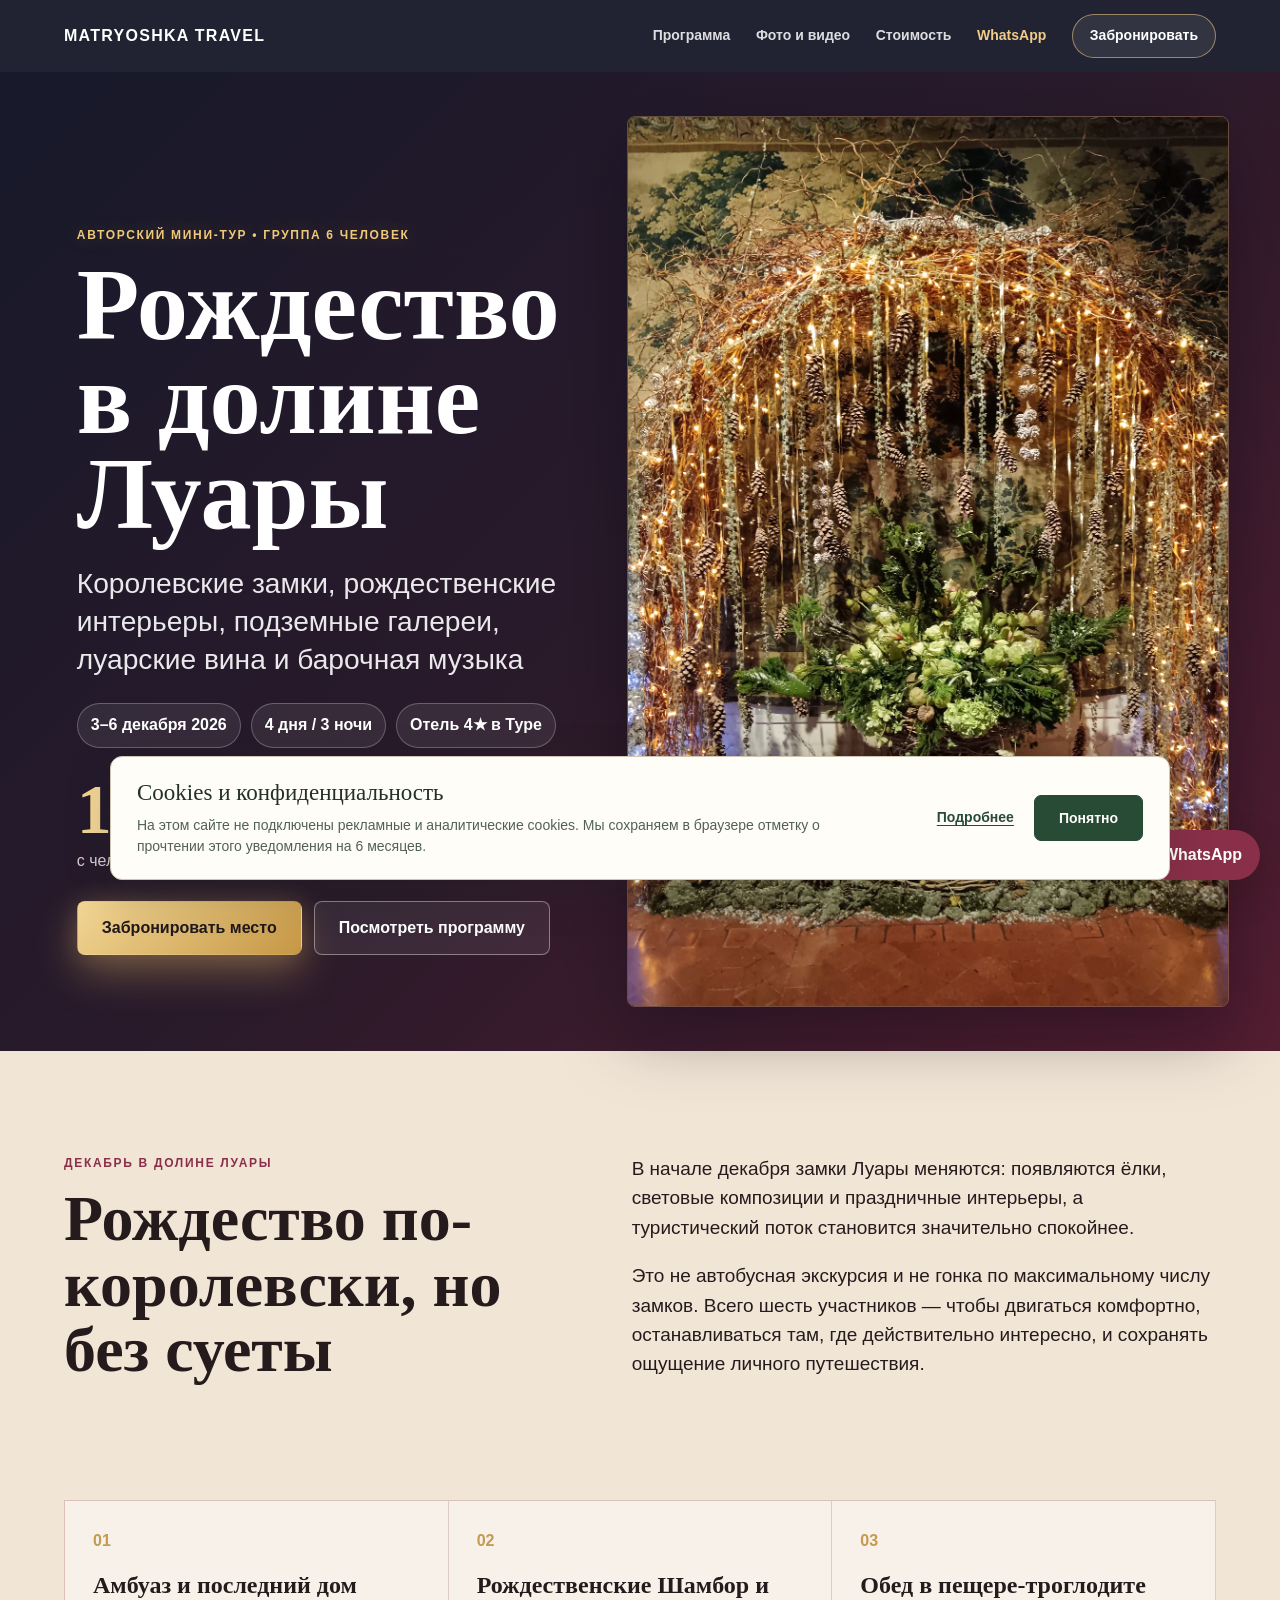
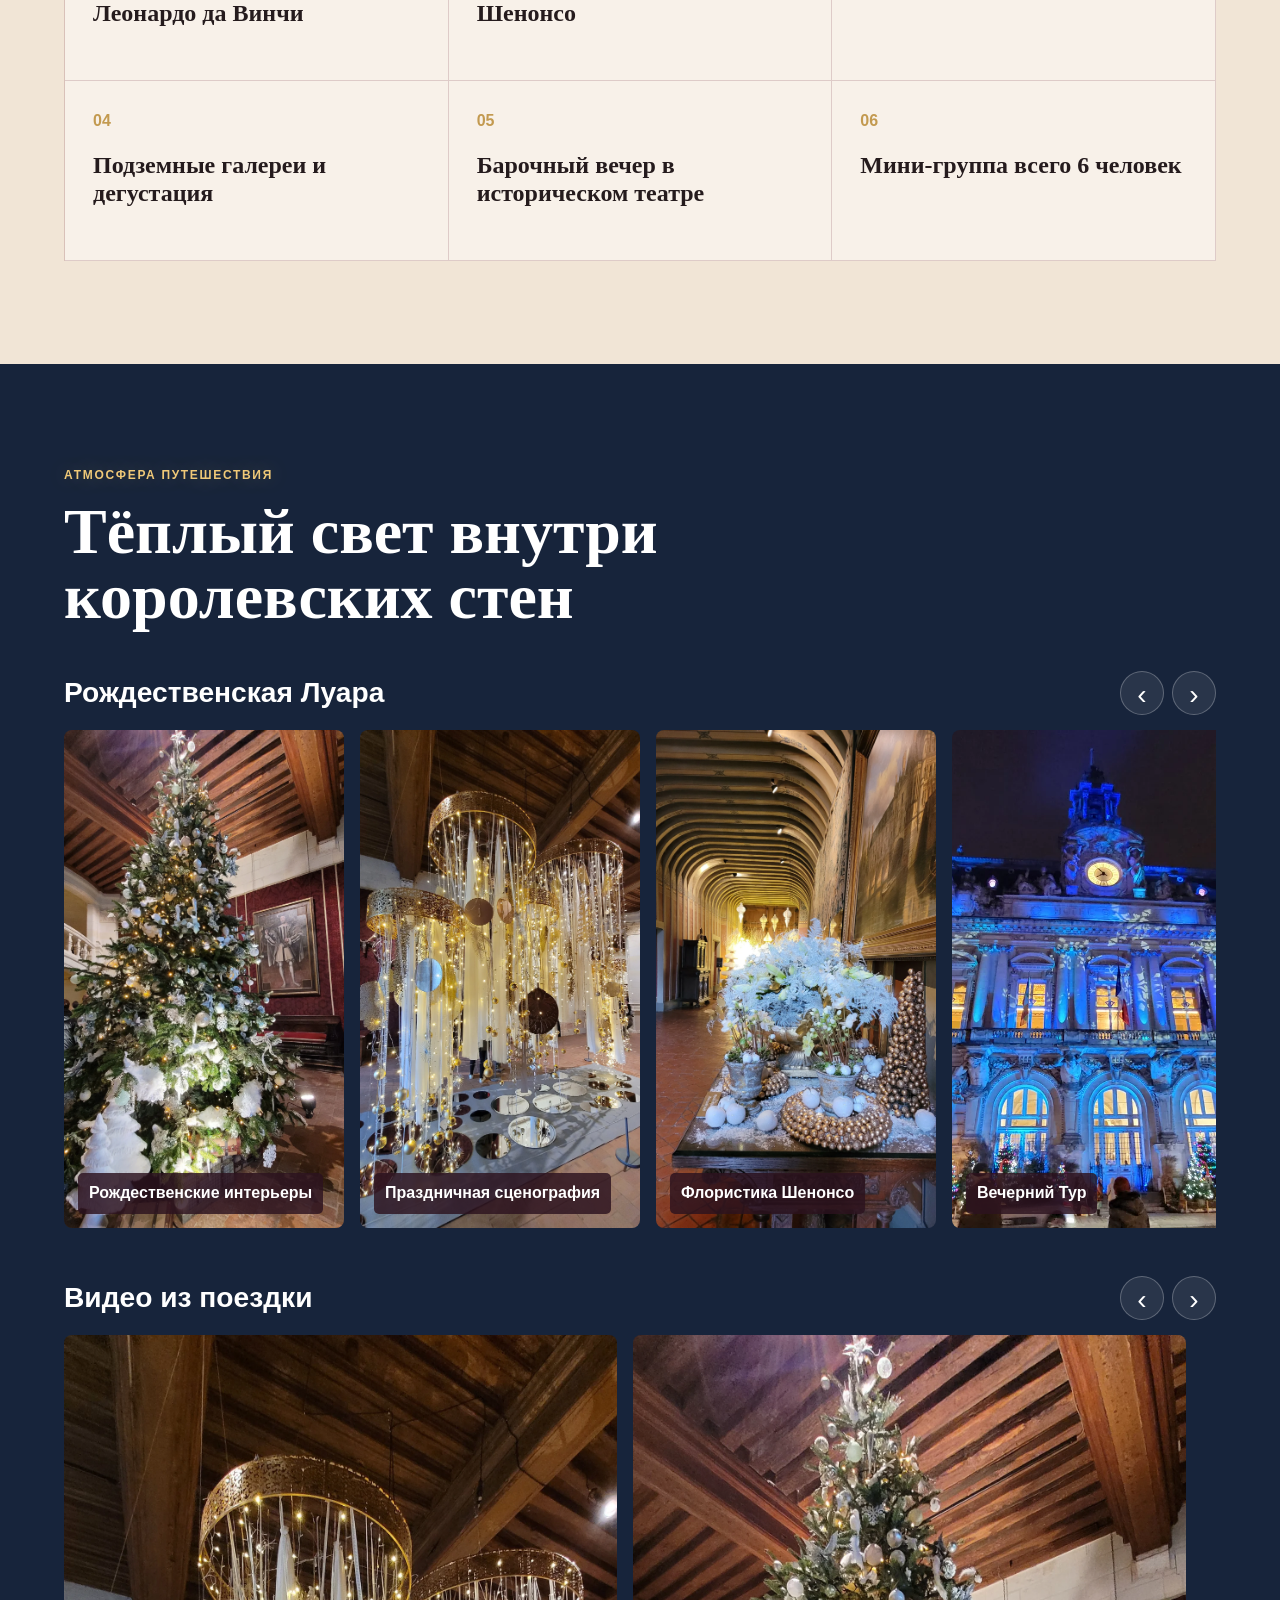
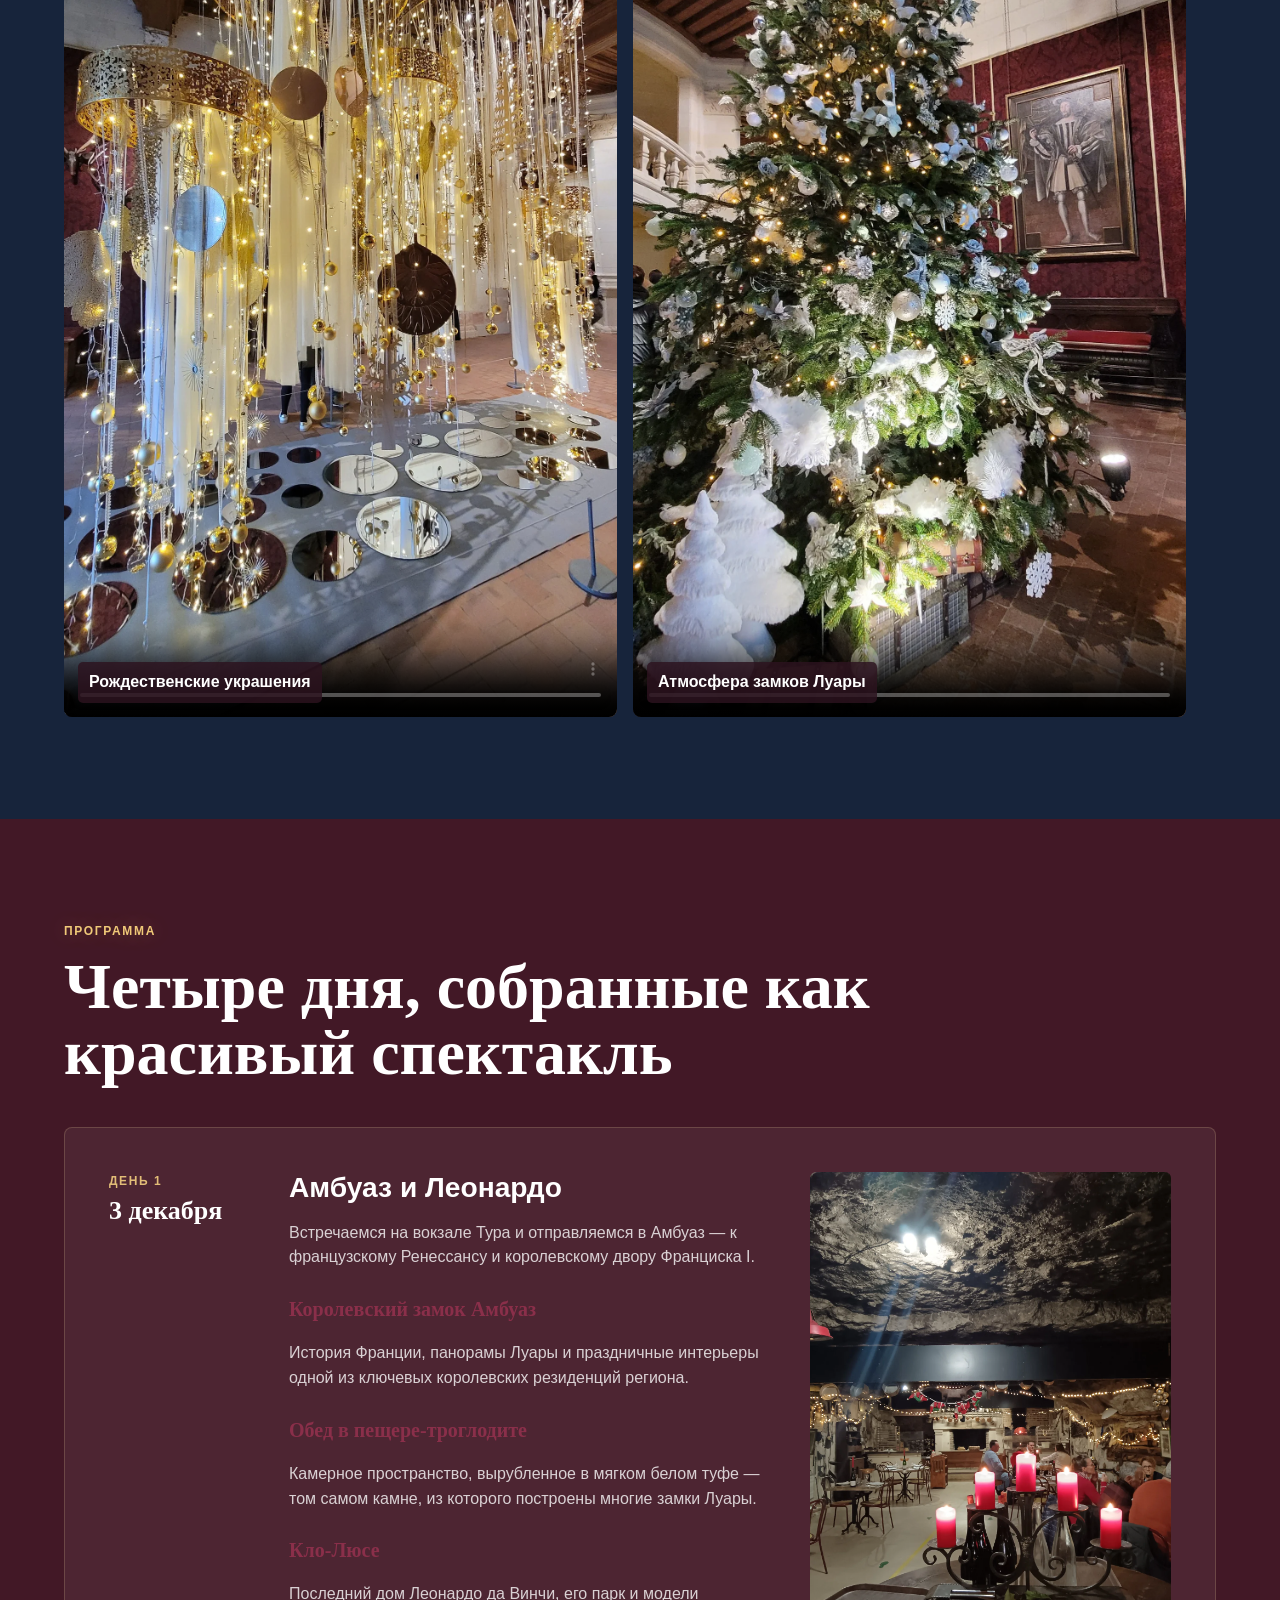
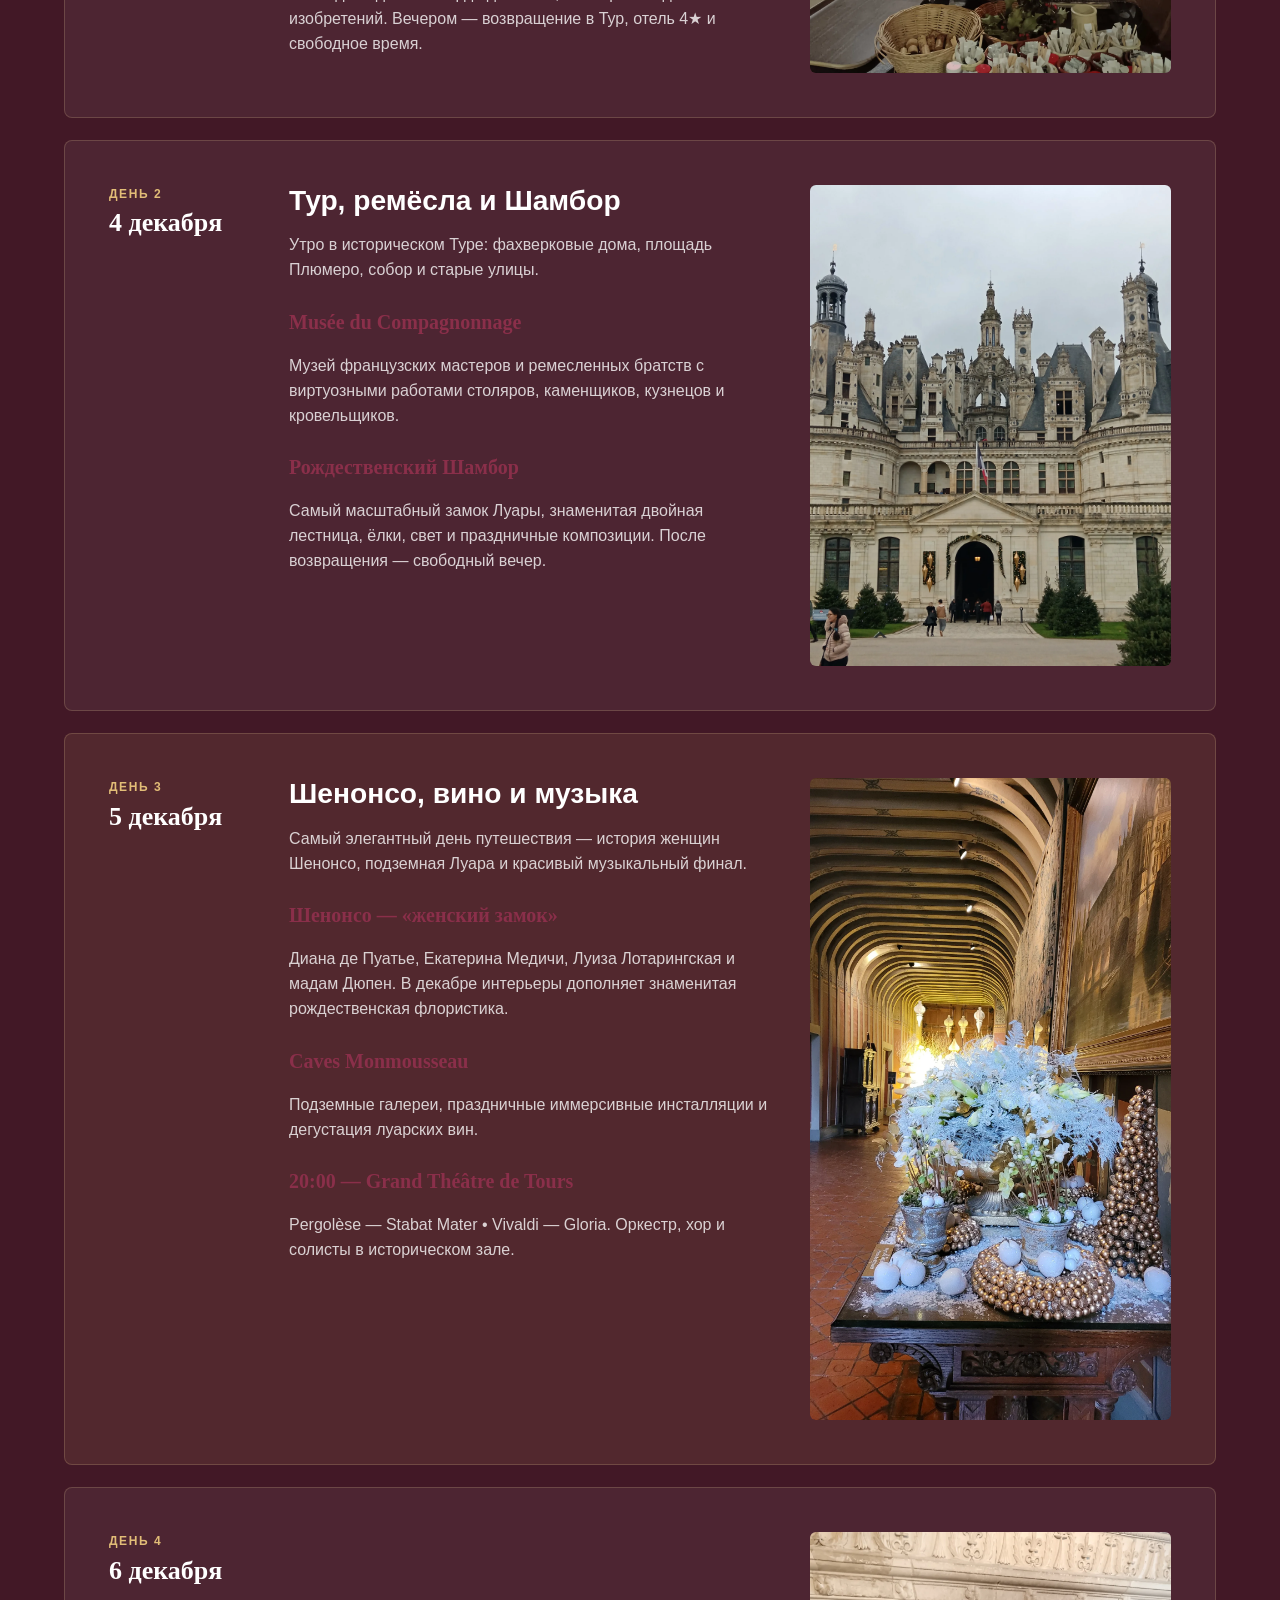
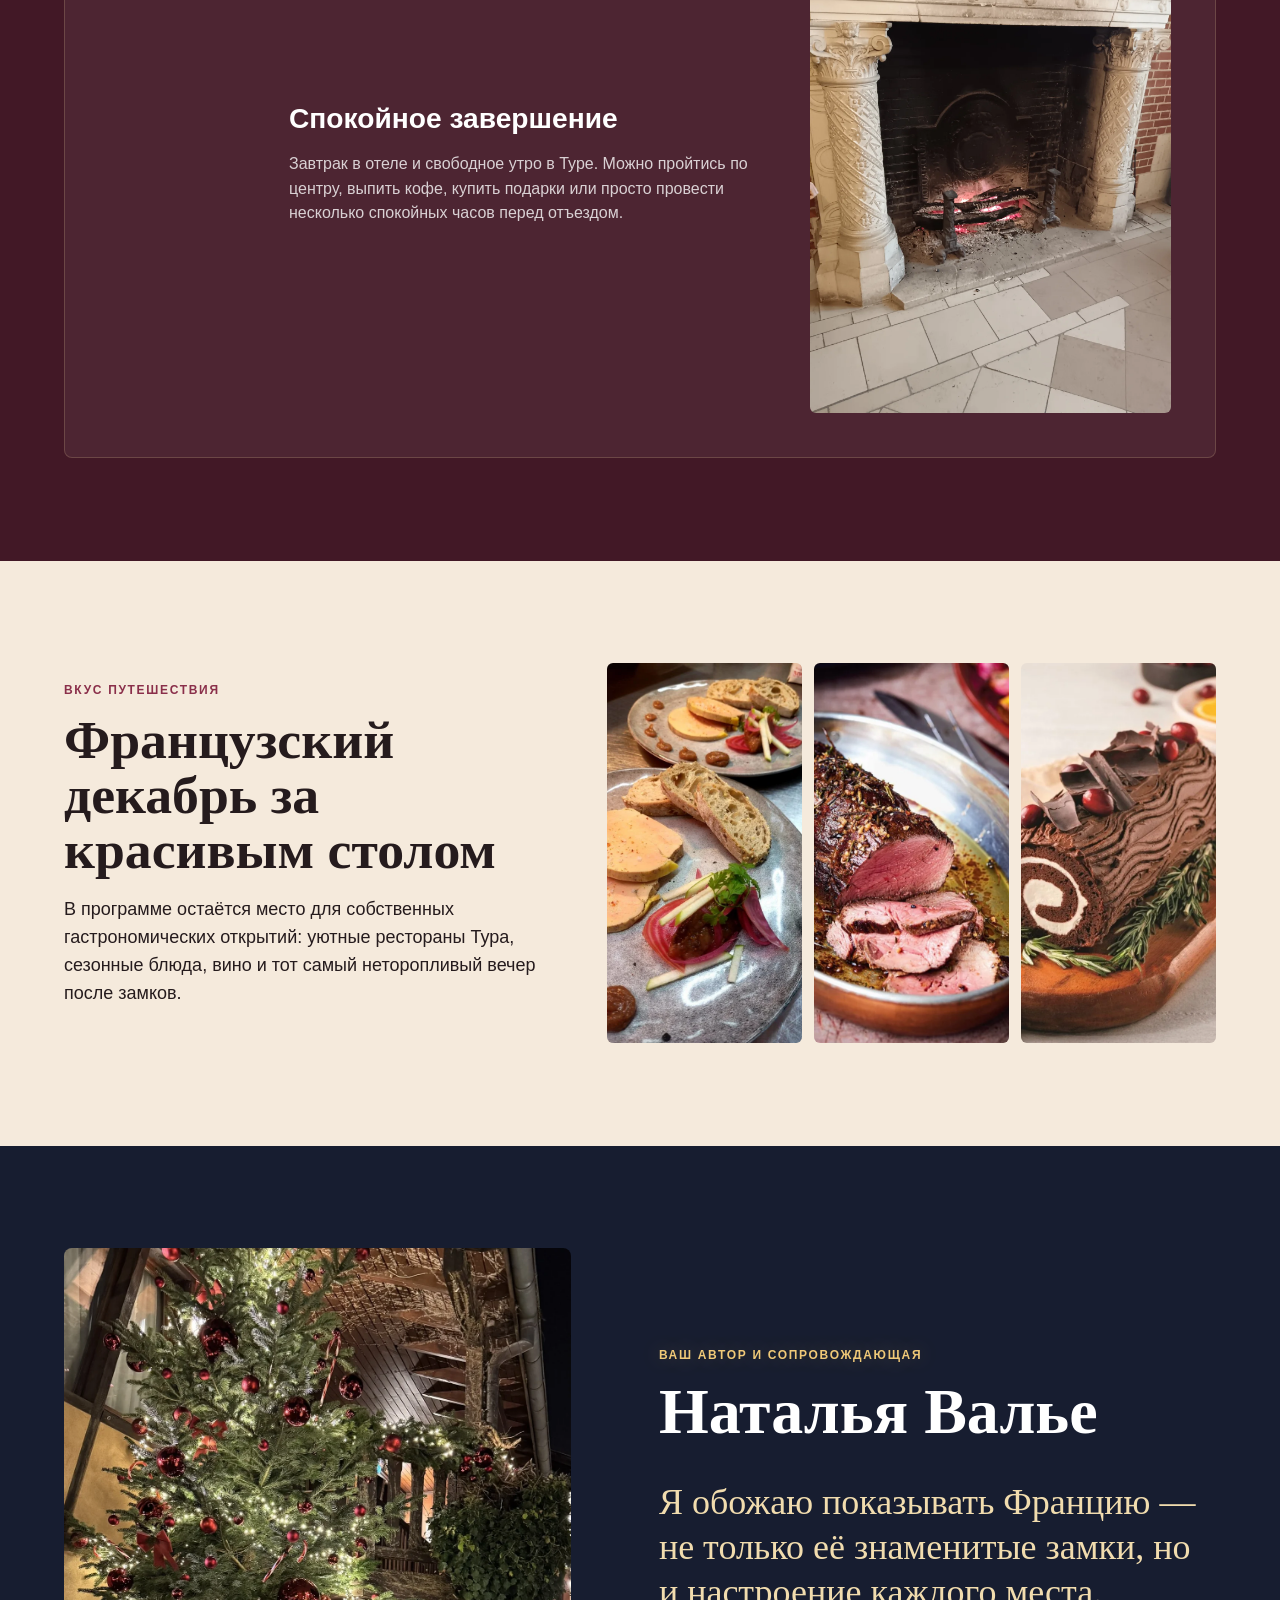
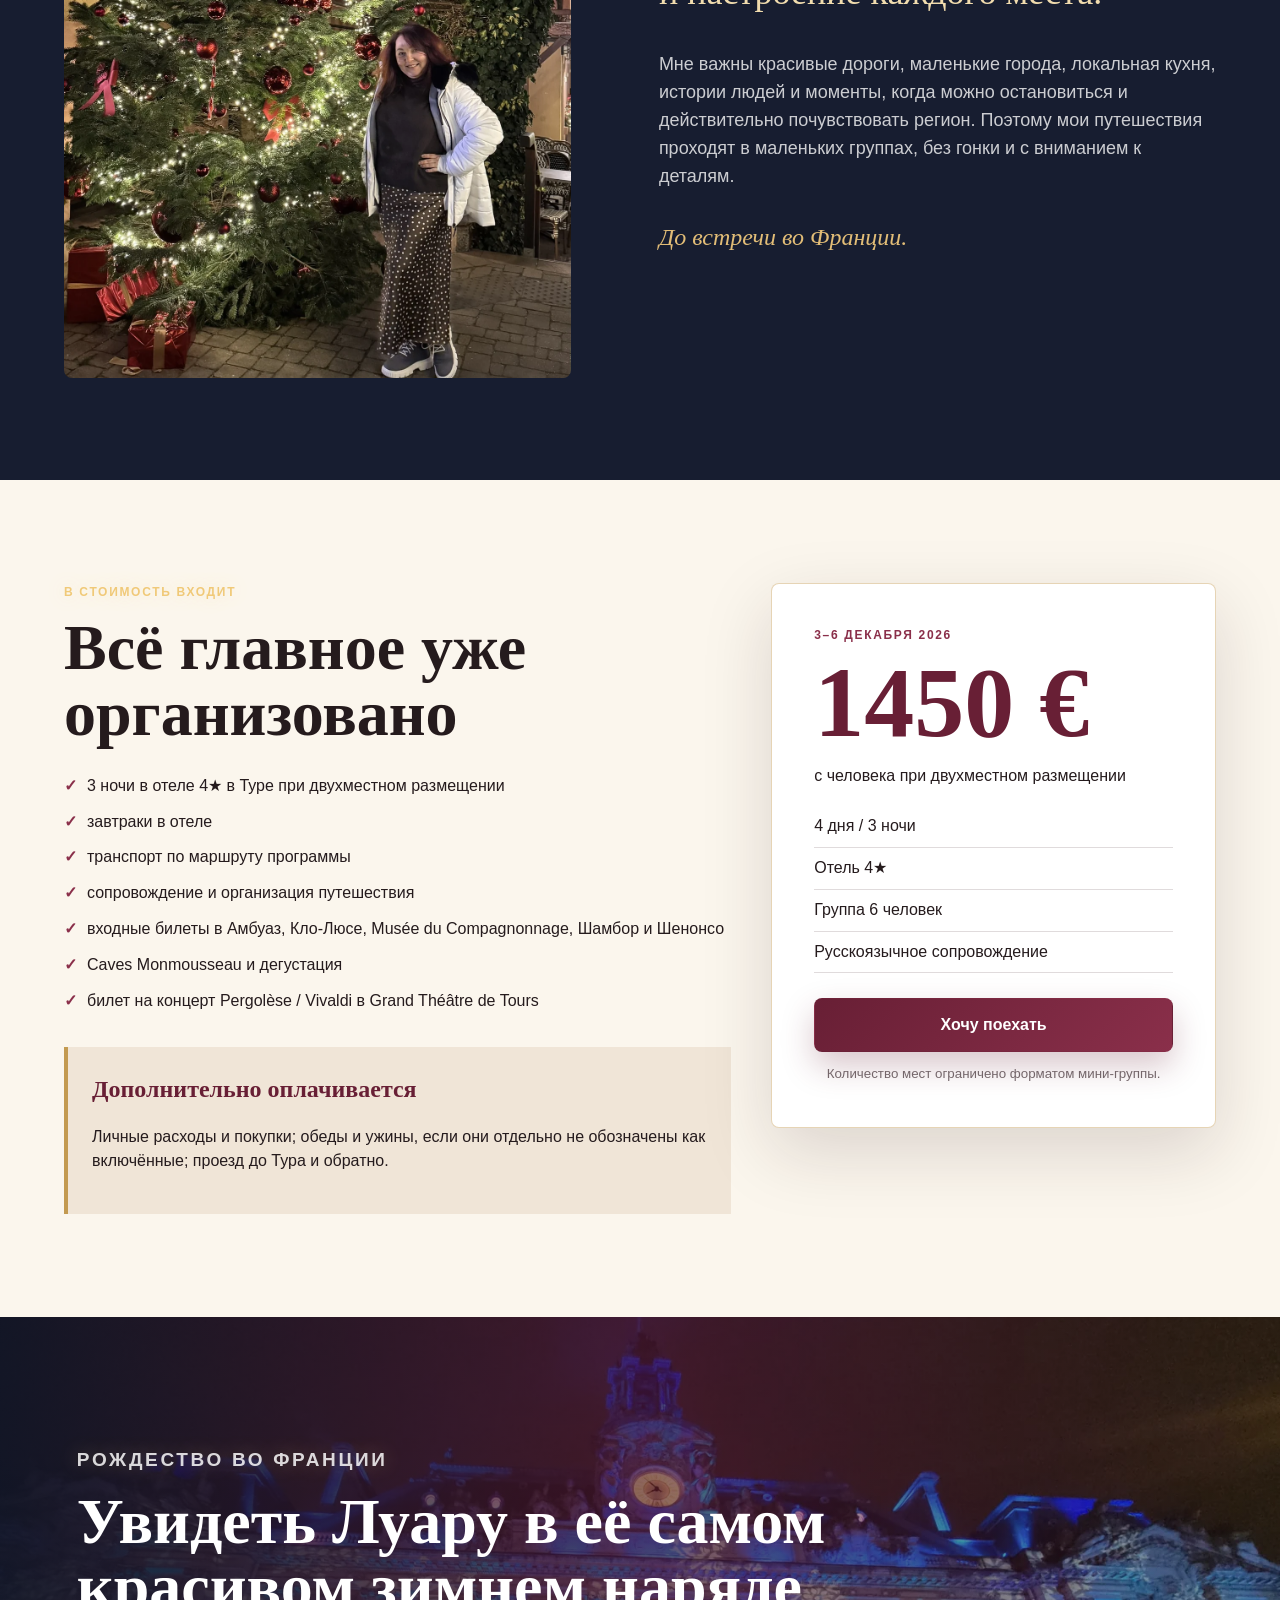
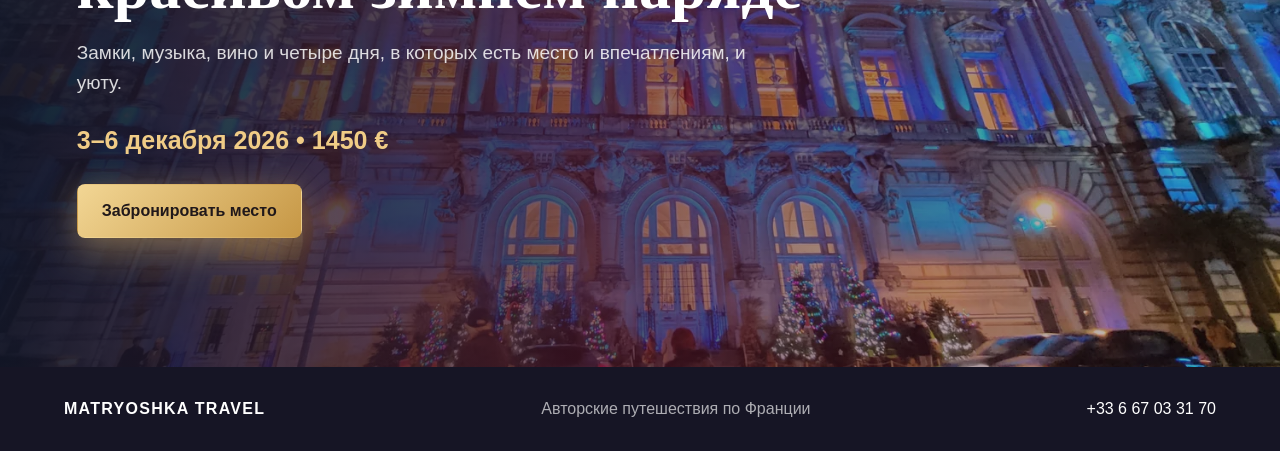
<file: tours/loire-noel/index.html>
<!doctype html>
<html lang="ru">
<head>
  <meta charset="utf-8">
  <meta name="viewport" content="width=device-width, initial-scale=1">
  <title>Рождество в долине Луары — авторский тур 3–6 декабря 2026 | Matryoshka Travel</title>
  <meta name="description" content="Авторский рождественский мини-тур по долине Луары: Амбуаз, Кло-Люсе, Шамбор, Шенонсо, дегустация и вечер в Grand Théâtre de Tours. 3–6 декабря 2026, группа 6 человек.">
  <link rel="stylesheet" href="styles.css">
    <link rel="stylesheet" href="mobile.css">
  <link rel="stylesheet" href="/cookie-notice.css">
  <script src="/cookie-notice.js" defer></script>
</head>
<body>
  <header class="site-header">
    <a class="brand" href="/">Matryoshka Travel</a>
    <nav aria-label="Навигация по туру">
      <a href="#program">Программа</a>
      <a href="#gallery">Фото и видео</a>
      <a href="#included">Стоимость</a>
      <a class="wa-link" href="https://wa.me/33667033170?text=%D0%97%D0%B4%D1%80%D0%B0%D0%B2%D1%81%D1%82%D0%B2%D1%83%D0%B9%D1%82%D0%B5!%20%D0%A5%D0%BE%D1%87%D1%83%20%D1%83%D0%B7%D0%BD%D0%B0%D1%82%D1%8C%20%D0%BE%20%D1%82%D1%83%D1%80%D0%B5%20%D0%B2%20%D0%B4%D0%BE%D0%BB%D0%B8%D0%BD%D1%83%20%D0%9B%D1%83%D0%B0%D1%80%D1%8B." target="_blank" rel="noopener">WhatsApp</a>
      <button class="header-cta" type="button" data-open-booking>Забронировать</button>
    </nav>
  </header>

  <main>
    <section class="hero">
      <img src="assets/images/christmas-installation.webp" alt="Сияющая рождественская инсталляция в замке долины Луары" fetchpriority="high">
      <div class="hero-overlay"></div>
      <div class="hero-content">
        <p class="kicker">Авторский мини-тур • группа 6 человек</p>
        <h1>Рождество<br>в долине Луары</h1>
        <p class="hero-lead">Королевские замки, рождественские интерьеры, подземные галереи, луарские вина и барочная музыка</p>
        <div class="hero-facts">
          <span>3–6 декабря 2026</span><span>4 дня / 3 ночи</span><span>Отель 4★ в Туре</span>
        </div>
        <div class="hero-price"><strong>1450 €</strong><span>с человека при двухместном размещении</span></div>
        <div class="hero-actions">
          <button class="btn btn-gold" type="button" data-open-booking>Забронировать место</button>
          <a class="btn btn-outline" href="#program">Посмотреть программу</a>
        </div>
      </div>
    </section>

    <section class="intro section">
      <div class="shell intro-grid">
        <div>
          <p class="kicker dark">Декабрь в долине Луары</p>
          <h2>Рождество по-королевски, но без суеты</h2>
        </div>
        <div class="intro-copy">
          <p>В начале декабря замки Луары меняются: появляются ёлки, световые композиции и праздничные интерьеры, а туристический поток становится значительно спокойнее.</p>
          <p>Это не автобусная экскурсия и не гонка по максимальному числу замков. Всего шесть участников — чтобы двигаться комфортно, останавливаться там, где действительно интересно, и сохранять ощущение личного путешествия.</p>
        </div>
      </div>
    </section>

    <section class="features section">
      <div class="shell feature-grid">
        <article><span>01</span><h3>Амбуаз и последний дом Леонардо да Винчи</h3></article>
        <article><span>02</span><h3>Рождественские Шамбор и Шенонсо</h3></article>
        <article><span>03</span><h3>Обед в пещере-троглодите</h3></article>
        <article><span>04</span><h3>Подземные галереи и дегустация</h3></article>
        <article><span>05</span><h3>Барочный вечер в историческом театре</h3></article>
        <article><span>06</span><h3>Мини-группа всего 6 человек</h3></article>
      </div>
    </section>

    <section id="gallery" class="gallery section">
      <div class="shell">
        <div class="section-head"><p class="kicker">Атмосфера путешествия</p><h2>Тёплый свет внутри королевских стен</h2></div>
        <div class="carousel-head"><h3>Рождественская Луара</h3><div><button data-prev="photos" aria-label="Предыдущие фото">‹</button><button data-next="photos" aria-label="Следующие фото">›</button></div></div>
        <div class="slider" data-slider="photos" tabindex="0">
          <figure class="wide"><img src="assets/images/castle-tree.webp" alt="Рождественская ёлка в интерьере замка Луары" loading="lazy"><figcaption>Рождественские интерьеры</figcaption></figure>
          <figure><img src="assets/images/gold-installation.webp" alt="Золотая рождественская инсталляция в замке" loading="lazy"><figcaption>Праздничная сценография</figcaption></figure>
          <figure><img src="assets/images/white-installation.webp" alt="Белая праздничная флористика в замке Луары" loading="lazy"><figcaption>Флористика Шенонсо</figcaption></figure>
          <figure class="wide"><img src="assets/images/tours-night.webp" alt="Историческое здание Тура с вечерней подсветкой" loading="lazy"><figcaption>Вечерний Тур</figcaption></figure>
          <figure><img src="assets/images/winter-courtyard.webp" alt="Рождественские ёлки во дворе замка" loading="lazy"><figcaption>Зимний двор замка</figcaption></figure>
          <figure><img src="assets/images/christmas-installation.webp" alt="Рождественская световая композиция" loading="lazy"><figcaption>Свет и детали</figcaption></figure>
        </div>

        <div class="carousel-head second"><h3>Видео из поездки</h3><div><button data-prev="videos" aria-label="Предыдущее видео">‹</button><button data-next="videos" aria-label="Следующее видео">›</button></div></div>
        <div class="slider video-slider" data-slider="videos" tabindex="0">
          <figure><video controls preload="metadata" poster="assets/images/gold-installation.webp"><source src="assets/videos/loire-christmas-1.mp4" type="video/mp4"></video><figcaption>Рождественские украшения</figcaption></figure>
          <figure><video controls preload="metadata" poster="assets/images/castle-tree.webp"><source src="assets/videos/loire-christmas-2.mp4" type="video/mp4"></video><figcaption>Атмосфера замков Луары</figcaption></figure>
        </div>
      </div>
    </section>

    <section id="program" class="program section">
      <div class="shell">
        <div class="section-head"><p class="kicker">Программа</p><h2>Четыре дня, собранные как красивый спектакль</h2></div>
        <div class="days">
          <article class="day-card">
            <div class="day-date"><span>День 1</span><strong>3 декабря</strong></div>
            <div class="day-body"><h3>Амбуаз и Леонардо</h3><p>Встречаемся на вокзале Тура и отправляемся в Амбуаз — к французскому Ренессансу и королевскому двору Франциска I.</p><h4>Королевский замок Амбуаз</h4><p>История Франции, панорамы Луары и праздничные интерьеры одной из ключевых королевских резиденций региона.</p><h4>Обед в пещере-троглодите</h4><p>Камерное пространство, вырубленное в мягком белом туфе — том самом камне, из которого построены многие замки Луары.</p><h4>Кло-Люсе</h4><p>Последний дом Леонардо да Винчи, его парк и модели изобретений. Вечером — возвращение в Тур, отель 4★ и свободное время.</p></div>
            <img src="assets/images/troglodyte.webp" alt="Интерьер пещеры-троглодита" loading="lazy">
          </article>
          <article class="day-card">
            <div class="day-date"><span>День 2</span><strong>4 декабря</strong></div>
            <div class="day-body"><h3>Тур, ремёсла и Шамбор</h3><p>Утро в историческом Туре: фахверковые дома, площадь Плюмеро, собор и старые улицы.</p><h4>Musée du Compagnonnage</h4><p>Музей французских мастеров и ремесленных братств с виртуозными работами столяров, каменщиков, кузнецов и кровельщиков.</p><h4>Рождественский Шамбор</h4><p>Самый масштабный замок Луары, знаменитая двойная лестница, ёлки, свет и праздничные композиции. После возвращения — свободный вечер.</p></div>
            <img src="assets/images/hero-chambord.webp" alt="Замок Шамбор в долине Луары" loading="lazy">
          </article>
          <article class="day-card featured-day">
            <div class="day-date"><span>День 3</span><strong>5 декабря</strong></div>
            <div class="day-body"><h3>Шенонсо, вино и музыка</h3><p>Самый элегантный день путешествия — история женщин Шенонсо, подземная Луара и красивый музыкальный финал.</p><h4>Шенонсо — «женский замок»</h4><p>Диана де Пуатье, Екатерина Медичи, Луиза Лотарингская и мадам Дюпен. В декабре интерьеры дополняет знаменитая рождественская флористика.</p><h4>Caves Monmousseau</h4><p>Подземные галереи, праздничные иммерсивные инсталляции и дегустация луарских вин.</p><h4>20:00 — Grand Théâtre de Tours</h4><p>Pergolèse — Stabat Mater • Vivaldi — Gloria. Оркестр, хор и солисты в историческом зале.</p></div>
            <img src="assets/images/white-installation.webp" alt="Рождественская флористика в замке Шенонсо" loading="lazy">
          </article>
          <article class="day-card compact-day">
            <div class="day-date"><span>День 4</span><strong>6 декабря</strong></div>
            <div class="day-body"><h3>Спокойное завершение</h3><p>Завтрак в отеле и свободное утро в Туре. Можно пройтись по центру, выпить кофе, купить подарки или просто провести несколько спокойных часов перед отъездом.</p></div>
            <img src="assets/images/fireplace.webp" alt="Камин в интерьере замка Луары" loading="lazy">
          </article>
        </div>
      </div>
    </section>

    <section class="dinner section">
      <div class="shell dinner-grid">
        <div><p class="kicker dark">Вкус путешествия</p><h2>Французский декабрь за красивым столом</h2><p>В программе остаётся место для собственных гастрономических открытий: уютные рестораны Тура, сезонные блюда, вино и тот самый неторопливый вечер после замков.</p></div>
        <div class="food-strip"><img src="assets/images/foie-gras.webp" alt="Фуа-гра с праздничной подачей" loading="lazy"><img src="assets/images/roast.webp" alt="Праздничное французское мясное блюдо" loading="lazy"><img src="assets/images/buche.webp" alt="Французское рождественское полено" loading="lazy"></div>
      </div>
    </section>

    <section class="about section">
      <div class="shell about-grid">
        <img src="assets/images/natalia.webp" alt="Наталья Валье у рождественской ёлки" loading="lazy">
        <div><p class="kicker">Ваш автор и сопровождающая</p><h2>Наталья Валье</h2><p class="about-lead">Я обожаю показывать Францию — не только её знаменитые замки, но и настроение каждого места.</p><p>Мне важны красивые дороги, маленькие города, локальная кухня, истории людей и моменты, когда можно остановиться и действительно почувствовать регион. Поэтому мои путешествия проходят в маленьких группах, без гонки и с вниманием к деталям.</p><p class="signature">До встречи во Франции.</p></div>
      </div>
    </section>

    <section id="included" class="price-section section">
      <div class="shell price-grid">
        <div class="included"><p class="kicker">В стоимость входит</p><h2>Всё главное уже организовано</h2><ul><li>3 ночи в отеле 4★ в Туре при двухместном размещении</li><li>завтраки в отеле</li><li>транспорт по маршруту программы</li><li>сопровождение и организация путешествия</li><li>входные билеты в Амбуаз, Кло-Люсе, Musée du Compagnonnage, Шамбор и Шенонсо</li><li>Caves Monmousseau и дегустация</li><li>билет на концерт Pergolèse / Vivaldi в Grand Théâtre de Tours</li></ul><div class="not-included"><strong>Дополнительно оплачивается</strong><p>Личные расходы и покупки; обеды и ужины, если они отдельно не обозначены как включённые; проезд до Тура и обратно.</p></div></div>
        <aside class="price-card"><p class="kicker dark">3–6 декабря 2026</p><div class="price">1450 €</div><p>с человека при двухместном размещении</p><div class="price-facts"><span>4 дня / 3 ночи</span><span>Отель 4★</span><span>Группа 6 человек</span><span>Русскоязычное сопровождение</span></div><button class="btn btn-ruby" type="button" data-open-booking>Хочу поехать</button><small>Количество мест ограничено форматом мини-группы.</small></aside>
      </div>
    </section>

    <section class="final-cta">
      <img src="assets/images/tours-night.webp" alt="Вечерний Тур в рождественской подсветке" loading="lazy">
      <div></div><article><p class="kicker">Рождество во Франции</p><h2>Увидеть Луару в её самом красивом зимнем наряде</h2><p>Замки, музыка, вино и четыре дня, в которых есть место и впечатлениям, и уюту.</p><strong>3–6 декабря 2026 • 1450 €</strong><button class="btn btn-gold" type="button" data-open-booking>Забронировать место</button></article>
    </section>
  </main>

  <footer><a class="brand" href="/">Matryoshka Travel</a><span>Авторские путешествия по Франции</span><a href="https://wa.me/33667033170" target="_blank" rel="noopener">+33 6 67 03 31 70</a></footer>

  <div class="modal" data-modal hidden>
    <div class="modal-backdrop" data-close-booking></div>
    <section class="modal-panel" role="dialog" aria-modal="true" aria-labelledby="booking-title">
      <button class="modal-close" type="button" data-close-booking aria-label="Закрыть">×</button>
      <p class="kicker dark">Заявка на путешествие</p><h2 id="booking-title">Рождество в долине Луары</h2><p class="modal-date">3–6 декабря 2026 • 1450 €</p>
      <form name="loire-noel-booking" method="POST" data-netlify="true" netlify-honeypot="website" data-booking-form>
        <input type="hidden" name="form-name" value="loire-noel-booking"><label class="honeypot">Не заполняйте<input name="website" tabindex="-1" autocomplete="off"></label>
        <label>Имя<input name="name" autocomplete="name" required></label><label>Телефон / WhatsApp<input name="phone" autocomplete="tel" required></label><label>Email<input name="email" type="email" autocomplete="email" required></label><label>Количество путешественников<input name="travelers" type="number" min="1" max="6" value="2" required></label><label class="full">Комментарий<textarea name="comment" rows="4"></textarea></label><button class="btn btn-ruby full" type="submit">Отправить заявку</button><p class="form-hint full">Заявка сохранится на сайте и откроется в WhatsApp для отправки.</p><p class="form-status full" data-form-status aria-live="polite"></p>
      </form>
    </section>
  </div>
  <a class="whatsapp-float" href="https://wa.me/33667033170?text=%D0%97%D0%B4%D1%80%D0%B0%D0%B2%D1%81%D1%82%D0%B2%D1%83%D0%B9%D1%82%D0%B5!%20%D0%A5%D0%BE%D1%87%D1%83%20%D1%83%D0%B7%D0%BD%D0%B0%D1%82%D1%8C%20%D0%BE%20%D1%82%D1%83%D1%80%D0%B5%20%D0%B2%20%D0%B4%D0%BE%D0%BB%D0%B8%D0%BD%D1%83%20%D0%9B%D1%83%D0%B0%D1%80%D1%8B." target="_blank" rel="noopener">WhatsApp</a>
  <script src="script.js"></script>
</body>
</html>
</file>
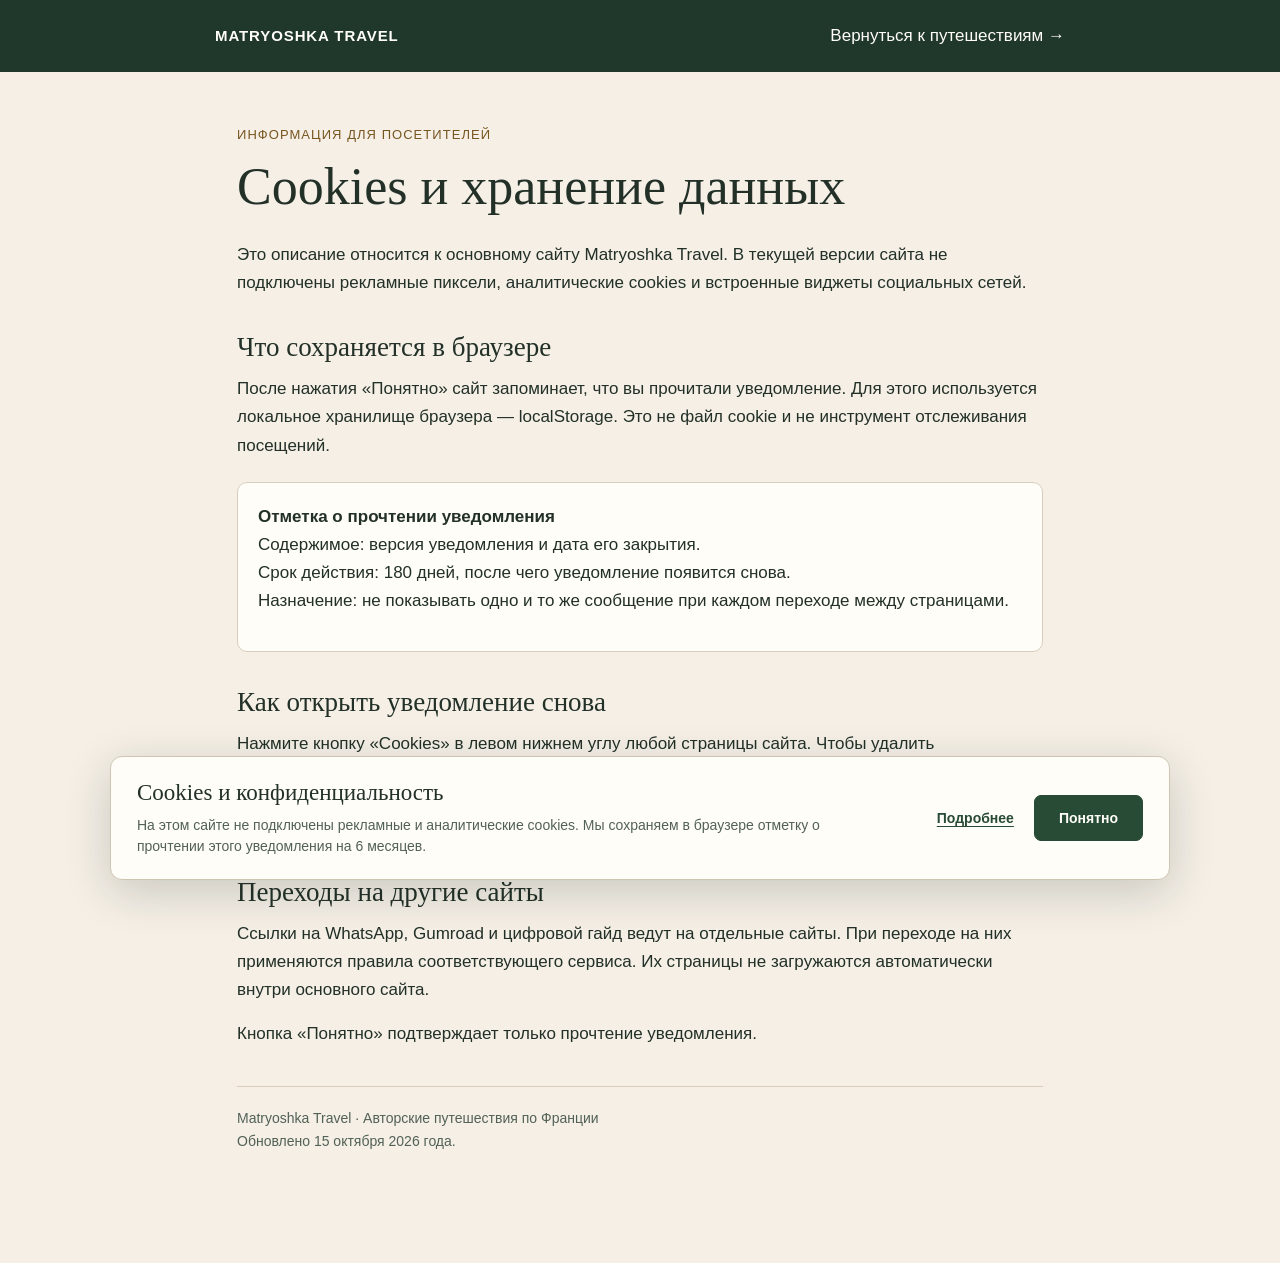
<file: cookies.html>
<!doctype html>
<html lang="ru">
<head>
<meta charset="utf-8"><meta name="viewport" content="width=device-width,initial-scale=1">
<title>Cookies и хранение данных | Matryoshka Travel</title>
<meta name="description" content="Как Matryoshka Travel использует локальное хранение браузера и как повторно открыть уведомление о cookies.">
<link rel="stylesheet" href="/cookie-notice.css"><script src="/cookie-notice.js" defer></script>
<style>
*{box-sizing:border-box}body{margin:0;background:#f5efe6;color:#223027;font:17px/1.65 Arial,Helvetica,sans-serif}header{background:#20372b;color:#fffdf8;padding:22px max(22px,calc((100vw - 850px)/2));display:flex;flex-wrap:wrap;justify-content:space-between;gap:16px}header a{color:inherit;text-decoration:none}header strong{font-size:15px;letter-spacing:.06em;text-transform:uppercase}main{max-width:850px;margin:0 auto;padding:52px 22px 110px}h1,h2{font-family:Georgia,'Times New Roman',serif;font-weight:500;line-height:1.15}h1{font-size:clamp(36px,7vw,52px);margin:12px 0 24px}h2{font-size:27px;margin:35px 0 12px}p{margin:0 0 16px}main a{color:#284b36;text-underline-offset:3px}.eyebrow{font-size:13px;letter-spacing:.08em;text-transform:uppercase;color:#775620}.detail{background:#fffdf8;border:1px solid #d9cebd;border-radius:10px;padding:20px;margin:22px 0}code{font-size:14px;overflow-wrap:anywhere}footer{font-size:14px;color:#526156;border-top:1px solid #d9cebd;padding-top:20px;margin-top:38px}
</style>
</head>
<body>
<header><a href="/"><strong>Matryoshka Travel</strong></a><a href="/">Вернуться к путешествиям →</a></header>
<main>
<div class="eyebrow">Информация для посетителей</div><h1>Cookies и хранение данных</h1>
<p>Это описание относится к основному сайту Matryoshka Travel. В текущей версии сайта не подключены рекламные пиксели, аналитические cookies и встроенные виджеты социальных сетей.</p>
<h2>Что сохраняется в браузере</h2>
<p>После нажатия «Понятно» сайт запоминает, что вы прочитали уведомление. Для этого используется локальное хранилище браузера — localStorage. Это не файл cookie и не инструмент отслеживания посещений.</p>
<div class="detail"><strong>Отметка о прочтении уведомления</strong><p>Содержимое: версия уведомления и дата его закрытия.<br>Срок действия: 180 дней, после чего уведомление появится снова.<br>Назначение: не показывать одно и то же сообщение при каждом переходе между страницами.</p></div>
<h2>Как открыть уведомление снова</h2>
<p>Нажмите кнопку «Cookies» в левом нижнем углу любой страницы сайта. Чтобы удалить сохранённую отметку, очистите данные этого сайта в настройках браузера. Если браузер блокирует локальное хранение, уведомление можно закрыть, но при следующем посещении оно может появиться снова.</p>
<h2>Переходы на другие сайты</h2>
<p>Ссылки на WhatsApp, Gumroad и цифровой гайд ведут на отдельные сайты. При переходе на них применяются правила соответствующего сервиса. Их страницы не загружаются автоматически внутри основного сайта.</p>
<p>Кнопка «Понятно» подтверждает только прочтение уведомления.</p>
<footer>Matryoshka Travel · Авторские путешествия по Франции<br>Обновлено 15 октября 2026 года.</footer>
</main></body></html>
</file>
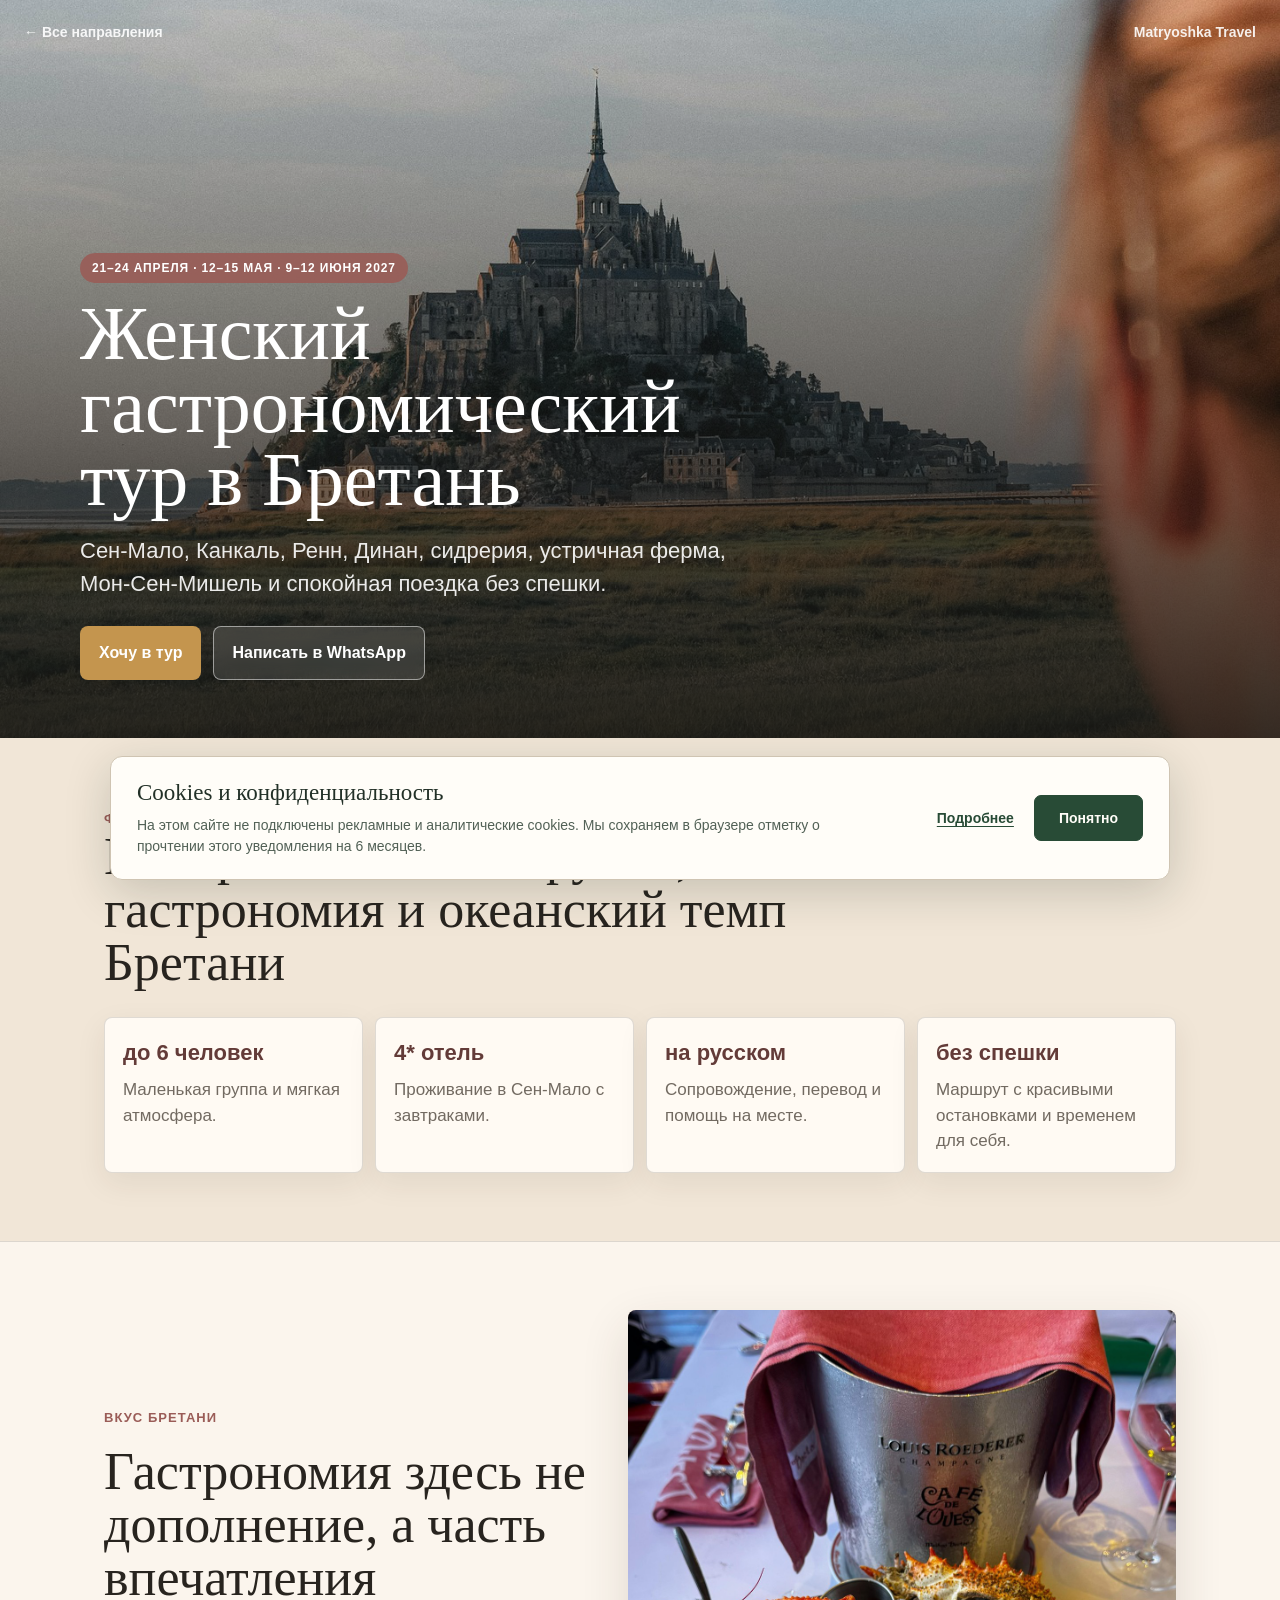
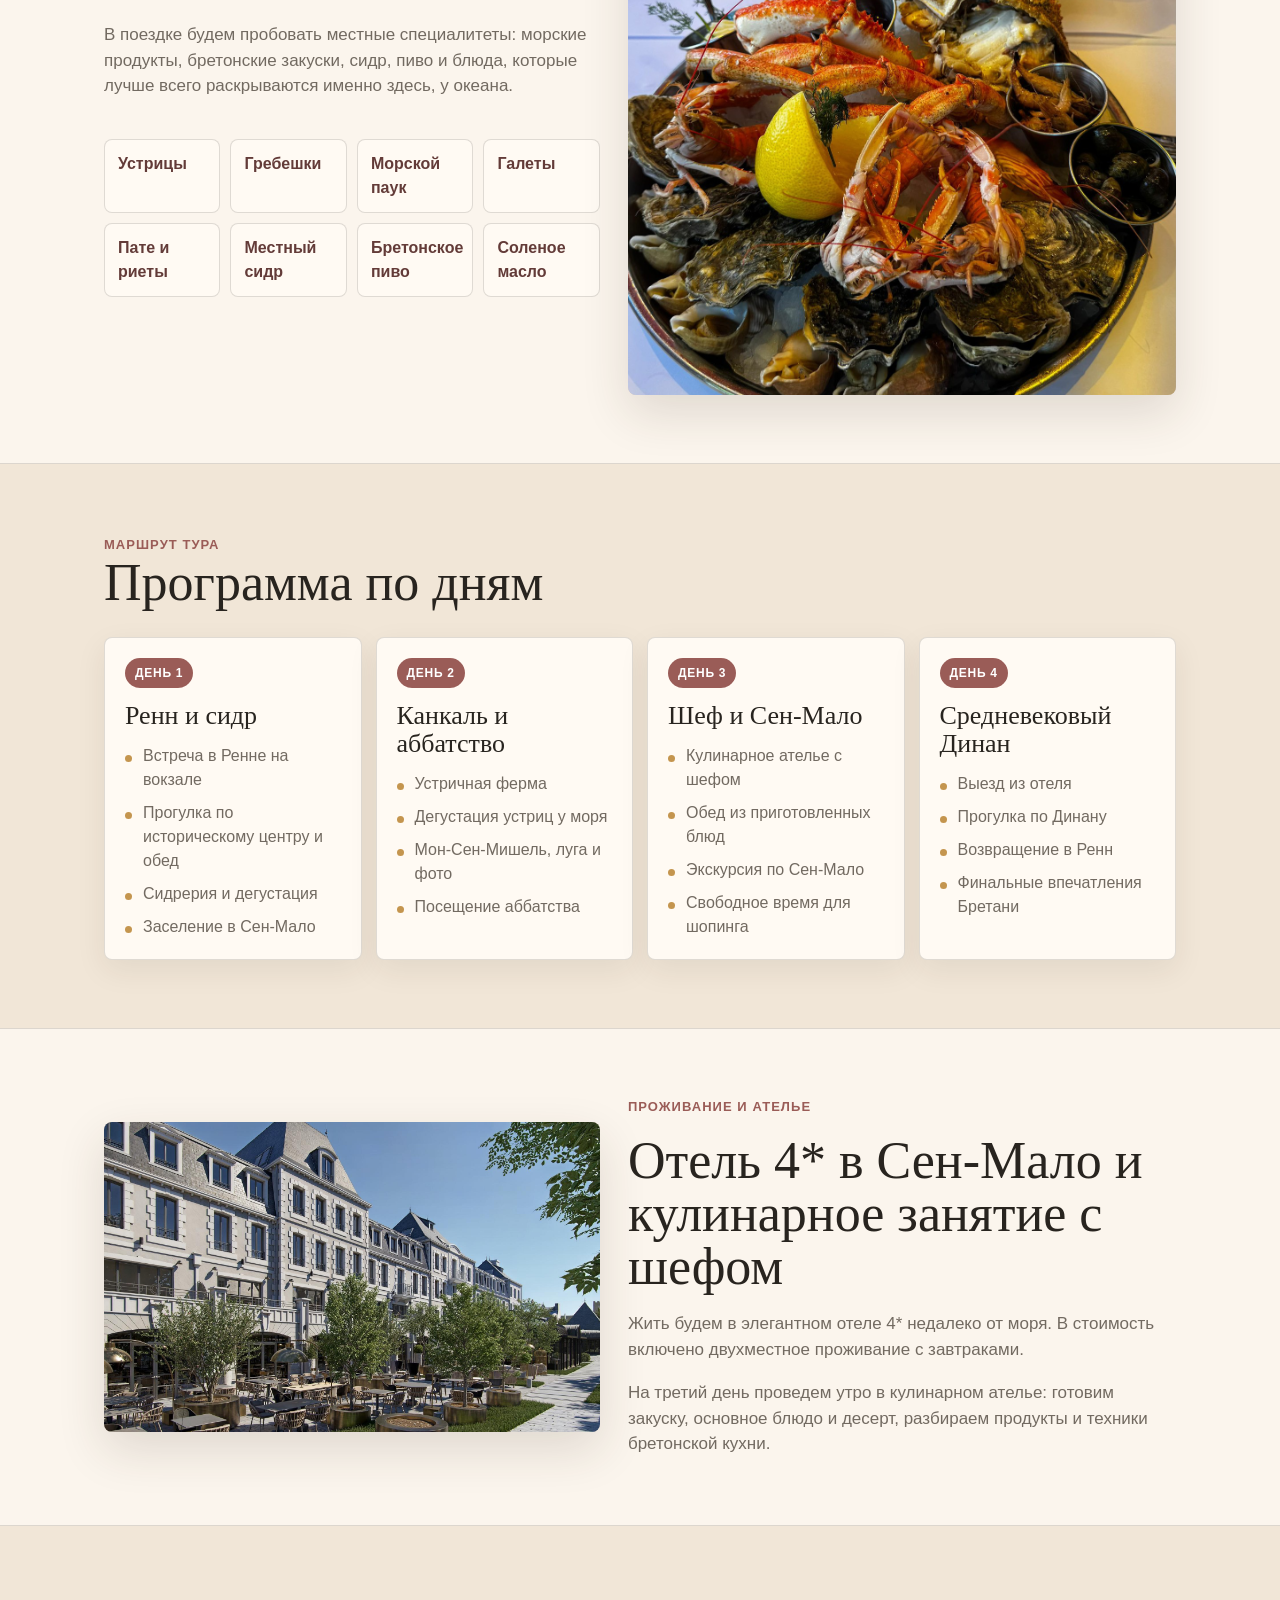
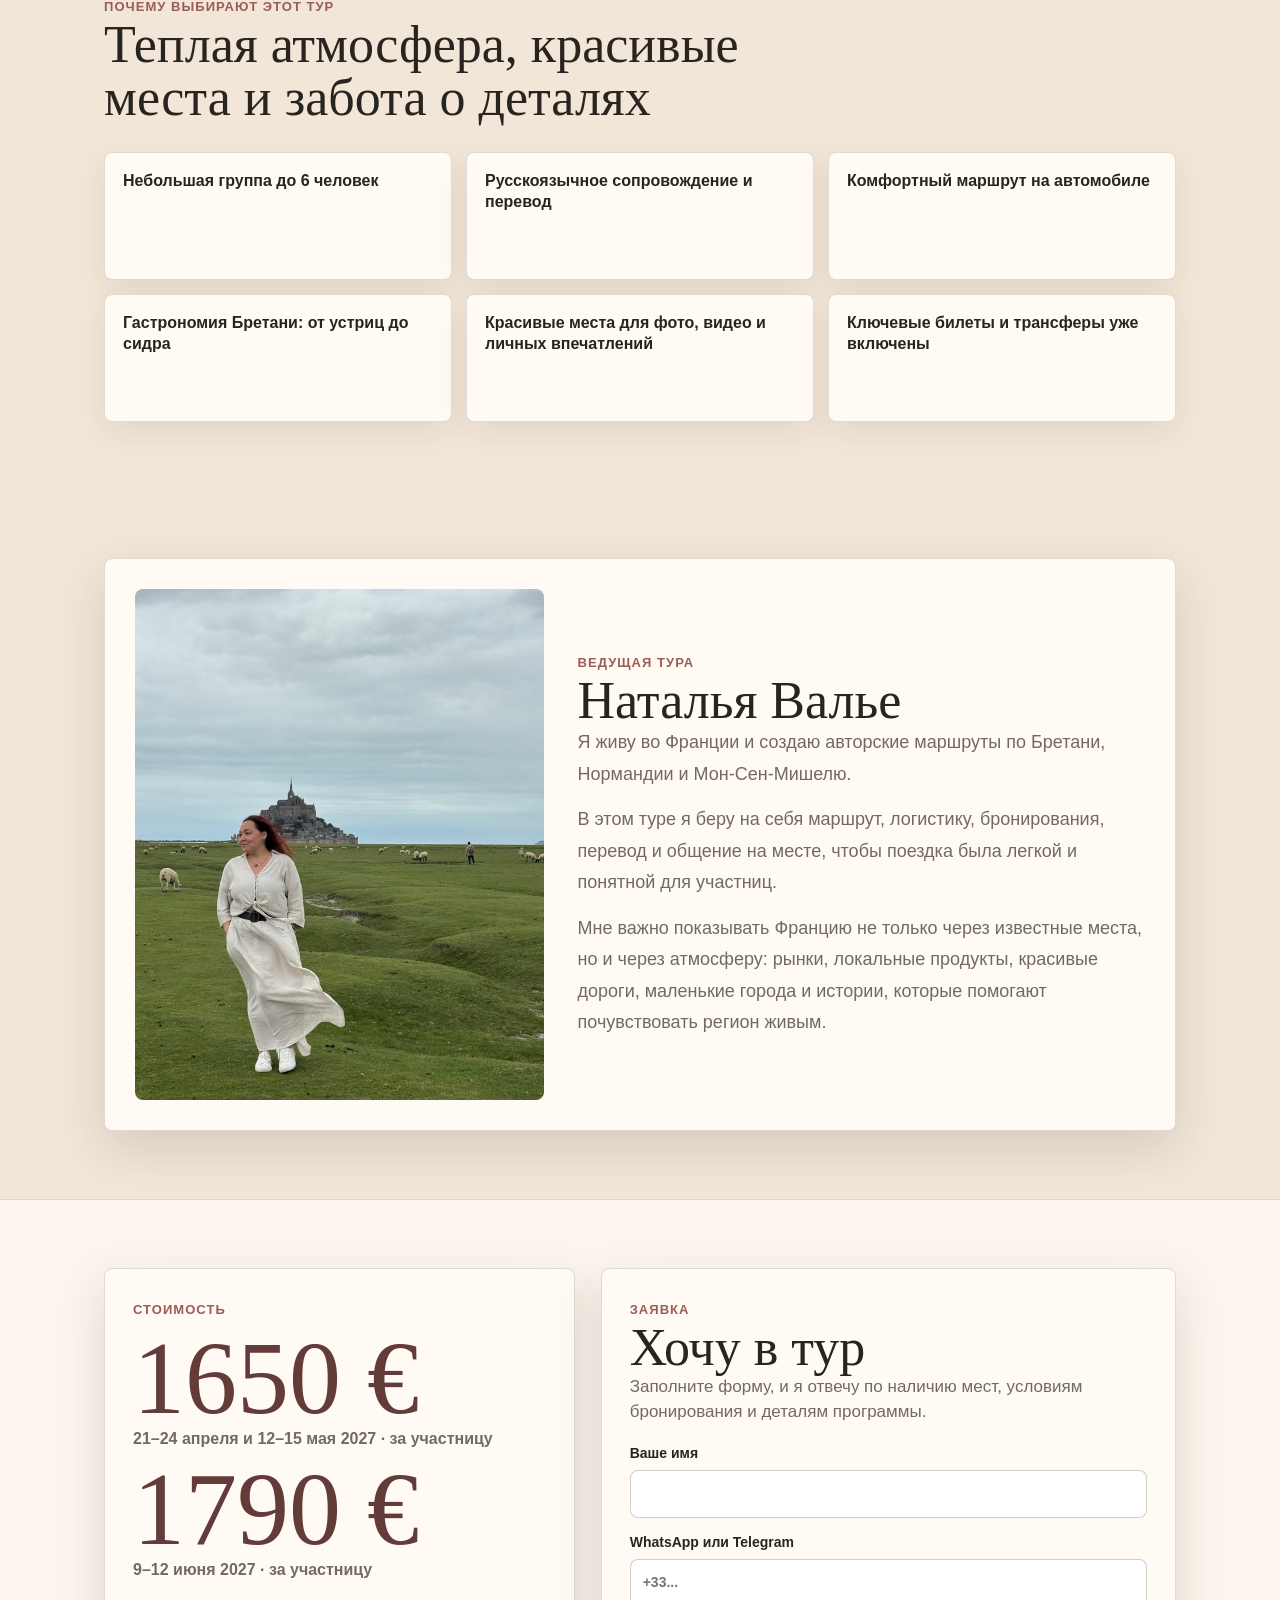
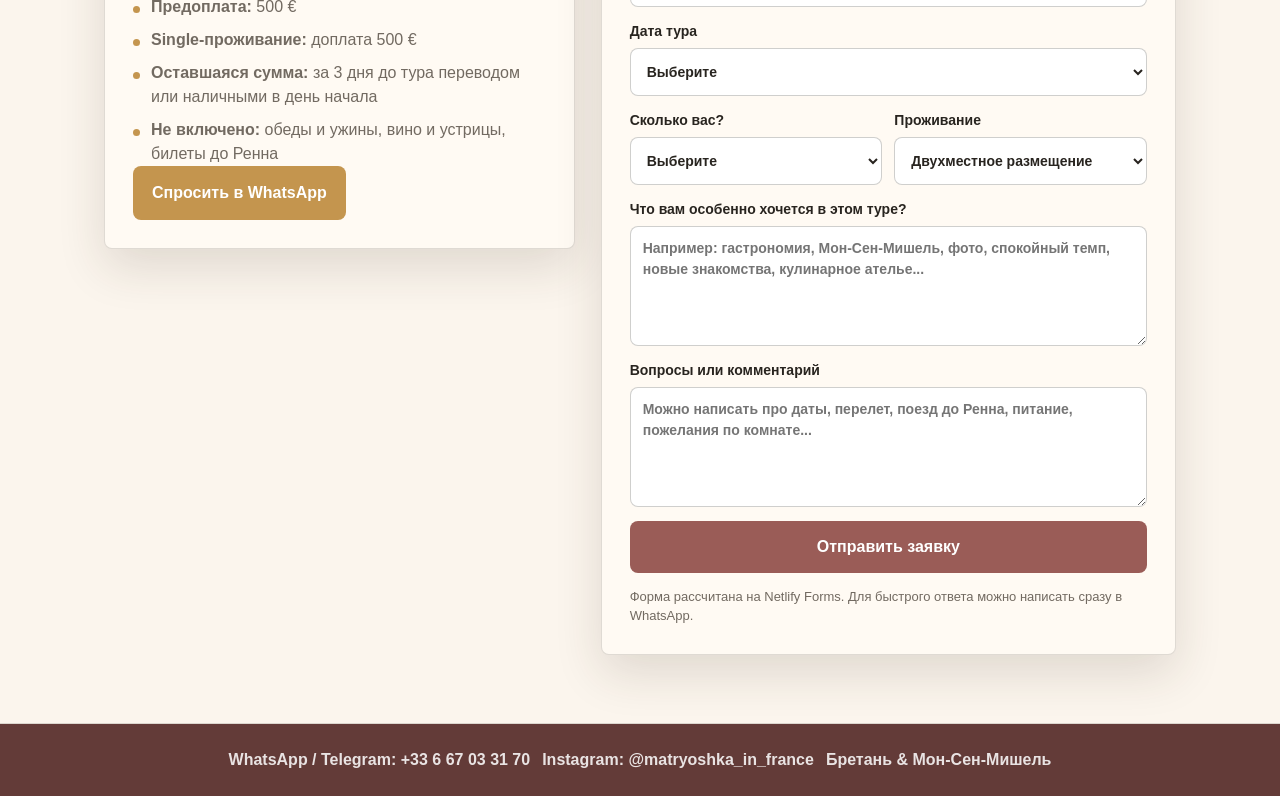
<file: gastronomic-group-tour.html>
<!doctype html>
<html lang="ru">
<head>
  <meta charset="utf-8">
  <meta name="viewport" content="width=device-width, initial-scale=1">
  <title>Женский гастрономический тур в Бретань - Matryoshka Travel</title>
  <meta name="description" content="Женский гастрономический тур Бретань и Мон-Сен-Мишель: 21–24 апреля и 12–15 мая 2027 — 1650 €, 9–12 июня 2027 — 1790 €. 4 дня, группа до 6 человек, отель 4*.">
  <style>
    :root {
      --ink: #28241f;
      --muted: #726a61;
      --paper: #f1e6d7;
      --soft: #fbf5ed;
      --white: #fffaf3;
      --rose: #9a5c57;
      --rose-dark: #633b38;
      --gold: #c4954e;
      --sage: #617162;
      --sea: #547989;
      --line: rgba(40, 36, 31, .15);
      --shadow: 0 18px 48px rgba(54, 40, 29, .14);
    }

    * { box-sizing: border-box; }

    body {
      margin: 0;
      color: var(--ink);
      background: var(--paper);
      font-family: Inter, -apple-system, BlinkMacSystemFont, "Segoe UI", Arial, sans-serif;
      line-height: 1.5;
      overflow-x: hidden;
    }

    img {
      display: block;
      width: 100%;
      height: 100%;
      object-fit: cover;
    }

    a { color: inherit; }

    .hero {
      min-height: 82vh;
      display: grid;
      align-items: end;
      position: relative;
      width: 100%;
      padding: 24px;
      color: white;
      background:
        linear-gradient(180deg, rgba(26, 24, 21, .12), rgba(26, 24, 21, .88)),
        url("assets/women-bretagne/page1-image1.jpg") center / cover;
    }

    .nav {
      position: absolute;
      top: 22px;
      left: 24px;
      right: 24px;
      display: flex;
      justify-content: space-between;
      gap: 16px;
      color: rgba(255, 255, 255, .9);
      font-size: 14px;
      font-weight: 800;
    }

    .nav a {
      text-decoration: none;
    }

    .wrap,
    .section {
      width: min(1120px, 100%);
      margin: 0 auto;
    }

    .hero-copy {
      width: min(720px, 100%);
      min-width: 0;
      padding: 100px 0 34px;
    }

    .eyebrow,
    .tag {
      width: fit-content;
      color: white;
      background: rgba(154, 92, 87, .9);
      border-radius: 999px;
      font-size: 12px;
      font-weight: 900;
      letter-spacing: .07em;
      text-transform: uppercase;
    }

    .eyebrow { padding: 8px 12px; }
    .tag { padding: 6px 10px; }

    h1,
    h2,
    h3 {
      margin: 0;
      font-family: Georgia, "Times New Roman", serif;
      font-weight: 500;
      letter-spacing: 0;
    }

    h1 {
      margin-top: 18px;
      max-width: 720px;
      font-size: clamp(44px, 7vw, 76px);
      line-height: .96;
      overflow-wrap: anywhere;
    }

    .lead {
      max-width: 650px;
      margin: 18px 0 0;
      color: rgba(255, 255, 255, .9);
      font-size: clamp(18px, 2vw, 22px);
      overflow-wrap: anywhere;
    }

    .actions {
      display: flex;
      flex-wrap: wrap;
      gap: 12px;
      margin-top: 26px;
      max-width: 100%;
    }

    .button {
      display: inline-flex;
      max-width: 100%;
      min-height: 52px;
      align-items: center;
      justify-content: center;
      padding: 14px 18px;
      border: 1px solid transparent;
      border-radius: 8px;
      text-decoration: none;
      font-weight: 900;
      text-align: center;
      white-space: normal;
    }

    .button.primary {
      background: var(--gold);
      color: white;
    }

    .button.secondary {
      border-color: rgba(255, 255, 255, .5);
      color: white;
      background: rgba(255, 255, 255, .12);
      backdrop-filter: blur(8px);
    }

    .section {
      padding: 68px 24px;
    }

    .intro-grid {
      display: grid;
      grid-template-columns: minmax(0, .95fr) minmax(0, 1.05fr);
      gap: 28px;
      align-items: center;
    }

    .copy {
      display: grid;
      gap: 18px;
    }

    .kicker {
      color: var(--rose);
      font-size: 13px;
      font-weight: 900;
      letter-spacing: .08em;
      text-transform: uppercase;
    }

    h2 {
      max-width: 760px;
      font-size: clamp(34px, 4.4vw, 52px);
      line-height: 1.02;
    }

    h3 {
      font-size: 26px;
      line-height: 1.08;
    }

    p {
      margin: 0;
      color: var(--muted);
      font-size: 17px;
    }

    .photo {
      overflow: hidden;
      border-radius: 8px;
      background: #d9cbbc;
      box-shadow: var(--shadow);
    }

    .photo.landscape { aspect-ratio: 16 / 10; }
    .photo.portrait { aspect-ratio: 4 / 5; }

    .cream {
      background: var(--soft);
      border-top: 1px solid var(--line);
      border-bottom: 1px solid var(--line);
    }

    .facts {
      display: grid;
      grid-template-columns: repeat(4, minmax(0, 1fr));
      gap: 12px;
      margin-top: 28px;
    }

    .fact,
    .day,
    .benefit {
      border: 1px solid var(--line);
      border-radius: 8px;
      background: var(--white);
      box-shadow: 0 10px 30px rgba(54, 40, 29, .08);
    }

    .fact {
      min-height: 130px;
      padding: 18px;
    }

    .fact strong {
      display: block;
      margin-bottom: 8px;
      color: var(--rose-dark);
      font-size: 22px;
    }

    .days {
      display: grid;
      grid-template-columns: repeat(4, minmax(0, 1fr));
      gap: 14px;
      margin-top: 28px;
    }

    .day {
      min-height: 250px;
      padding: 20px;
    }

    .day-num {
      display: inline-flex;
      margin-bottom: 14px;
      padding: 6px 10px;
      border-radius: 999px;
      background: var(--rose);
      color: white;
      font-size: 12px;
      font-weight: 900;
      letter-spacing: .06em;
      text-transform: uppercase;
    }

    ul {
      display: grid;
      gap: 9px;
      margin: 14px 0 0;
      padding: 0;
      list-style: none;
      color: var(--muted);
    }

    li {
      position: relative;
      padding-left: 18px;
    }

    li::before {
      content: "";
      position: absolute;
      left: 0;
      top: .7em;
      width: 7px;
      height: 7px;
      border-radius: 50%;
      background: var(--gold);
    }

    .taste-grid {
      display: grid;
      grid-template-columns: repeat(4, minmax(0, 1fr));
      gap: 10px;
      margin-top: 22px;
    }

    .taste-grid span {
      padding: 12px 13px;
      border: 1px solid var(--line);
      border-radius: 8px;
      background: var(--white);
      color: var(--rose-dark);
      font-weight: 800;
    }

    .benefits {
      display: grid;
      grid-template-columns: repeat(3, minmax(0, 1fr));
      gap: 14px;
      margin-top: 28px;
    }

    .benefit {
      min-height: 128px;
      padding: 18px;
      font-weight: 800;
      line-height: 1.3;
    }


    .host-card {
      display: grid;
      grid-template-columns: minmax(260px, .72fr) minmax(0, 1fr);
      gap: 34px;
      align-items: center;
      padding: 30px;
      border: 1px solid var(--line);
      border-radius: 8px;
      background: var(--white);
      box-shadow: var(--shadow);
    }

    .host-photo {
      overflow: hidden;
      border-radius: 8px;
      aspect-ratio: 4 / 5;
    }

    .host-photo img {
      width: 100%;
      height: 100%;
      object-fit: cover;
      object-position: 50% 42%;
    }

    .host-copy p {
      margin: 0 0 14px;
      color: var(--muted);
      font-size: 18px;
      line-height: 1.75;
    }

    .host-copy p:last-child {
      margin-bottom: 0;
    }
    .price-grid {
      display: grid;
      grid-template-columns: minmax(0, .9fr) minmax(0, 1.1fr);
      gap: 26px;
      align-items: start;
    }

    .price-card,
    .form-card {
      border: 1px solid var(--line);
      border-radius: 8px;
      background: var(--white);
      box-shadow: var(--shadow);
      padding: 28px;
    }

    .amount {
      margin: 12px 0 18px;
      color: var(--rose-dark);
      font-family: Georgia, "Times New Roman", serif;
      font-size: clamp(64px, 10vw, 104px);
      line-height: .86;
    }

    .amount span {
      display: block;
      margin-top: 10px;
      color: var(--muted);
      font-family: Inter, -apple-system, BlinkMacSystemFont, "Segoe UI", Arial, sans-serif;
      font-size: 16px;
      font-weight: 700;
    }

    form {
      display: grid;
      gap: 14px;
      margin-top: 18px;
    }

    .bot-field {
      display: none;
    }

    label {
      display: grid;
      gap: 6px;
      color: var(--ink);
      font-size: 14px;
      font-weight: 800;
    }

    input,
    select,
    textarea {
      width: 100%;
      min-height: 48px;
      border: 1px solid rgba(40, 36, 31, .22);
      border-radius: 8px;
      background: white;
      color: var(--ink);
      font: inherit;
      padding: 11px 12px;
    }

    textarea {
      min-height: 120px;
      resize: vertical;
    }

    .form-row {
      display: grid;
      grid-template-columns: 1fr 1fr;
      gap: 12px;
    }

    .submit {
      min-height: 52px;
      border: 0;
      border-radius: 8px;
      background: var(--rose);
      color: white;
      font: inherit;
      font-weight: 900;
      cursor: pointer;
    }

    .small {
      color: var(--muted);
      font-size: 13px;
    }

    .contact-strip {
      display: flex;
      flex-wrap: wrap;
      justify-content: center;
      gap: 12px;
      padding: 24px;
      background: var(--rose-dark);
      color: rgba(255, 255, 255, .86);
      font-weight: 800;
      text-align: center;
    }

    @media (max-width: 980px) {
      .intro-grid,
      .price-grid {
        grid-template-columns: 1fr;
      }

      .host-card {
        grid-template-columns: 1fr;
      }

      .host-photo {
        aspect-ratio: 16 / 11;
      }

      .facts,
      .days,
      .taste-grid,
      .benefits {
        grid-template-columns: repeat(2, minmax(0, 1fr));
      }

      .photo.portrait {
        aspect-ratio: 16 / 10;
      }
    }

    @media (max-width: 720px) {
      .hero-copy {
        width: 100%;
      }

      h1 {
        max-width: 100%;
        font-size: clamp(38px, 10vw, 56px);
        line-height: 1;
      }

      .actions {
        display: grid;
        grid-template-columns: 1fr;
        width: 100%;
      }

      .button {
        width: 100%;
      }

      .host-card {
        padding: 18px;
      }
    }

    @media (max-width: 560px) {
      html,
      body {
        width: 100%;
        max-width: 100%;
        overflow-x: hidden;
      }

      .hero,
      .section {
        padding-left: 16px;
        padding-right: 16px;
      }

      .hero {
        min-height: auto;
        align-items: end;
        padding-top: 18px;
        padding-bottom: 34px;
        background:
          linear-gradient(180deg, rgba(26, 24, 21, .1), rgba(26, 24, 21, .9)),
          url("assets/women-bretagne/page1-image1.jpg") 58% center / cover;
      }

      .nav {
        left: 16px;
        right: 16px;
      }

      .nav span { display: none; }

      .hero-copy {
        width: 100%;
        padding-top: 108px;
        padding-bottom: 0;
      }

      .eyebrow {
        display: block;
        width: 100%;
        max-width: 100%;
        padding: 8px 10px;
        border-radius: 8px;
        font-size: 11px;
        line-height: 1.25;
        text-align: center;
        overflow-wrap: anywhere;
      }

      h1 {
        font-size: clamp(35px, 10.5vw, 48px);
        line-height: 1;
        max-width: 100%;
      }

      .lead {
        max-width: 100%;
        font-size: 17px;
        line-height: 1.45;
      }

      h2 {
        font-size: clamp(31px, 9vw, 42px);
      }

      .actions {
        display: grid;
        grid-template-columns: 1fr;
        width: 100%;
        gap: 12px;
      }

      .actions,
      .button,
      .submit {
        width: 100%;
      }

      .button {
        min-height: 56px;
        padding: 14px 12px;
      }

      .facts,
      .days,
      .taste-grid,
      .benefits,
      .form-row {
        grid-template-columns: 1fr;
      }

      .day,
      .fact,
      .benefit {
        min-height: auto;
      }
    }
  </style>
  <link rel="stylesheet" href="/cookie-notice.css">
  <script src="/cookie-notice.js" defer></script>
</head>
<body>
  <header class="hero">
    <nav class="nav" aria-label="Навигация">
      <a href="index.html">← Все направления</a>
      <span>Matryoshka Travel</span>
    </nav>

    <div class="wrap">
      <section class="hero-copy">
        <span class="eyebrow">21–24 апреля · 12–15 мая · 9–12 июня 2027</span>
        <h1>Женский гастрономический тур в Бретань</h1>
        <p class="lead">Сен-Мало, Канкаль, Ренн, Динан, сидрерия, устричная ферма, Мон-Сен-Мишель и спокойная поездка без спешки.</p>
        <div class="actions">
          <a class="button primary" href="#order">Хочу в тур</a>
          <a class="button secondary" href="https://wa.me/33667033170?text=%D0%97%D0%B4%D1%80%D0%B0%D0%B2%D1%81%D1%82%D0%B2%D1%83%D0%B9%D1%82%D0%B5%21%20%D0%A5%D0%BE%D1%87%D1%83%20%D0%B2%20%D0%B6%D0%B5%D0%BD%D1%81%D0%BA%D0%B8%D0%B9%20%D0%B3%D0%B0%D1%81%D1%82%D1%80%D0%BE%D0%BD%D0%BE%D0%BC%D0%B8%D1%87%D0%B5%D1%81%D0%BA%D0%B8%D0%B9%20%D1%82%D1%83%D1%80%20%D0%91%D1%80%D0%B5%D1%82%D0%B0%D0%BD%D1%8C%20%26%20%D0%9C%D0%BE%D0%BD-%D0%A1%D0%B5%D0%BD-%D0%9C%D0%B8%D1%88%D0%B5%D0%BB%D1%8C.%20%D0%9F%D0%BE%D0%B4%D1%81%D0%BA%D0%B0%D0%B6%D0%B8%D1%82%D0%B5%2C%20%D0%BF%D0%BE%D0%B6%D0%B0%D0%BB%D1%83%D0%B9%D1%81%D1%82%D0%B0%2C%20%D0%BD%D0%B0%D0%BB%D0%B8%D1%87%D0%B8%D0%B5%20%D0%BC%D0%B5%D1%81%D1%82%3A%2021%E2%80%9324%20%D0%B0%D0%BF%D1%80%D0%B5%D0%BB%D1%8F%202027%20%E2%80%94%201650%20%E2%82%AC%2C%2012%E2%80%9315%20%D0%BC%D0%B0%D1%8F%202027%20%E2%80%94%201650%20%E2%82%AC%20%D0%B8%D0%BB%D0%B8%209%E2%80%9312%20%D0%B8%D1%8E%D0%BD%D1%8F%202027%20%E2%80%94%201790%20%E2%82%AC." target="_blank" rel="noopener">Написать в WhatsApp</a>
        </div>
      </section>
    </div>
  </header>

  <main>
    <section class="section">
      <span class="kicker">Формат поездки</span>
      <h2>Камерная женская группа, гастрономия и океанский темп Бретани</h2>
      <div class="facts">
        <div class="fact"><strong>до 6 человек</strong><p>Маленькая группа и мягкая атмосфера.</p></div>
        <div class="fact"><strong>4* отель</strong><p>Проживание в Сен-Мало с завтраками.</p></div>
        <div class="fact"><strong>на русском</strong><p>Сопровождение, перевод и помощь на месте.</p></div>
        <div class="fact"><strong>без спешки</strong><p>Маршрут с красивыми остановками и временем для себя.</p></div>
      </div>
    </section>

    <section class="cream">
      <div class="section intro-grid">
        <div class="copy">
          <span class="kicker">Вкус Бретани</span>
          <h2>Гастрономия здесь не дополнение, а часть впечатления</h2>
          <p>В поездке будем пробовать местные специалитеты: морские продукты, бретонские закуски, сидр, пиво и блюда, которые лучше всего раскрываются именно здесь, у океана.</p>
          <div class="taste-grid">
            <span>Устрицы</span>
            <span>Гребешки</span>
            <span>Морской паук</span>
            <span>Галеты</span>
            <span>Пате и риеты</span>
            <span>Местный сидр</span>
            <span>Бретонское пиво</span>
            <span>Соленое масло</span>
          </div>
        </div>
        <div class="photo portrait">
          <img src="assets/women-bretagne/page3-image1.jpg" alt="Морепродукты в Бретани">
        </div>
      </div>
    </section>

    <section class="section">
      <span class="kicker">Маршрут тура</span>
      <h2>Программа по дням</h2>
      <div class="days">
        <article class="day">
          <span class="day-num">День 1</span>
          <h3>Ренн и сидр</h3>
          <ul>
            <li>Встреча в Ренне на вокзале</li>
            <li>Прогулка по историческому центру и обед</li>
            <li>Сидрерия и дегустация</li>
            <li>Заселение в Сен-Мало</li>
          </ul>
        </article>

        <article class="day">
          <span class="day-num">День 2</span>
          <h3>Канкаль и аббатство</h3>
          <ul>
            <li>Устричная ферма</li>
            <li>Дегустация устриц у моря</li>
            <li>Мон-Сен-Мишель, луга и фото</li>
            <li>Посещение аббатства</li>
          </ul>
        </article>

        <article class="day">
          <span class="day-num">День 3</span>
          <h3>Шеф и Сен-Мало</h3>
          <ul>
            <li>Кулинарное ателье с шефом</li>
            <li>Обед из приготовленных блюд</li>
            <li>Экскурсия по Сен-Мало</li>
            <li>Свободное время для шопинга</li>
          </ul>
        </article>

        <article class="day">
          <span class="day-num">День 4</span>
          <h3>Средневековый Динан</h3>
          <ul>
            <li>Выезд из отеля</li>
            <li>Прогулка по Динану</li>
            <li>Возвращение в Ренн</li>
            <li>Финальные впечатления Бретани</li>
          </ul>
        </article>
      </div>
    </section>

    <section class="cream">
      <div class="section intro-grid">
        <div class="photo landscape">
          <img src="assets/women-bretagne/page8-image1.jpg" alt="Отель в Сен-Мало">
        </div>
        <div class="copy">
          <span class="kicker">Проживание и ателье</span>
          <h2>Отель 4* в Сен-Мало и кулинарное занятие с шефом</h2>
          <p>Жить будем в элегантном отеле 4* недалеко от моря. В стоимость включено двухместное проживание с завтраками.</p>
          <p>На третий день проведем утро в кулинарном ателье: готовим закуску, основное блюдо и десерт, разбираем продукты и техники бретонской кухни.</p>
        </div>
      </div>
    </section>

    <section class="section">
      <span class="kicker">Почему выбирают этот тур</span>
      <h2>Теплая атмосфера, красивые места и забота о деталях</h2>
      <div class="benefits">
        <div class="benefit">Небольшая группа до 6 человек</div>
        <div class="benefit">Русскоязычное сопровождение и перевод</div>
        <div class="benefit">Комфортный маршрут на автомобиле</div>
        <div class="benefit">Гастрономия Бретани: от устриц до сидра</div>
        <div class="benefit">Красивые места для фото, видео и личных впечатлений</div>
        <div class="benefit">Ключевые билеты и трансферы уже включены</div>
      </div>
    </section>


    <section class="section">
      <div class="host-card">
        <div class="host-photo">
          <img src="assets/natalia-valle-mont-saint-michel.jpg" alt="Наталья Валье у Мон-Сен-Мишеля">
        </div>
        <div class="host-copy">
          <span class="kicker">Ведущая тура</span>
          <h2>Наталья Валье</h2>
          <p>Я живу во Франции и создаю авторские маршруты по Бретани, Нормандии и Мон-Сен-Мишелю.</p>
          <p>В этом туре я беру на себя маршрут, логистику, бронирования, перевод и общение на месте, чтобы поездка была легкой и понятной для участниц.</p>
          <p>Мне важно показывать Францию не только через известные места, но и через атмосферу: рынки, локальные продукты, красивые дороги, маленькие города и истории, которые помогают почувствовать регион живым.</p>
        </div>
      </div>
    </section>


    

    <section class="cream" id="order">
      <div class="section price-grid">
        <aside class="price-card">
          <span class="kicker">Стоимость</span>
          <div class="amount">1650 €<span>21–24 апреля и 12–15 мая 2027 · за участницу</span></div>
          <div class="amount">1790 €<span>9–12 июня 2027 · за участницу</span></div>
          <ul>
            <li><strong>Предоплата:</strong> 500 €</li>
            <li><strong>Single-проживание:</strong> доплата 500 €</li>
            <li><strong>Оставшаяся сумма:</strong> за 3 дня до тура переводом или наличными в день начала</li>
            <li><strong>Не включено:</strong> обеды и ужины, вино и устрицы, билеты до Ренна</li>
          </ul>
          <a class="button primary" href="https://wa.me/33667033170?text=%D0%97%D0%B4%D1%80%D0%B0%D0%B2%D1%81%D1%82%D0%B2%D1%83%D0%B9%D1%82%D0%B5%21%20%D0%A5%D0%BE%D1%87%D1%83%20%D0%B2%20%D0%B6%D0%B5%D0%BD%D1%81%D0%BA%D0%B8%D0%B9%20%D0%B3%D0%B0%D1%81%D1%82%D1%80%D0%BE%D0%BD%D0%BE%D0%BC%D0%B8%D1%87%D0%B5%D1%81%D0%BA%D0%B8%D0%B9%20%D1%82%D1%83%D1%80%20%D0%91%D1%80%D0%B5%D1%82%D0%B0%D0%BD%D1%8C%20%26%20%D0%9C%D0%BE%D0%BD-%D0%A1%D0%B5%D0%BD-%D0%9C%D0%B8%D1%88%D0%B5%D0%BB%D1%8C.%20%D0%9F%D0%BE%D0%B4%D1%81%D0%BA%D0%B0%D0%B6%D0%B8%D1%82%D0%B5%2C%20%D0%BF%D0%BE%D0%B6%D0%B0%D0%BB%D1%83%D0%B9%D1%81%D1%82%D0%B0%2C%20%D0%BD%D0%B0%D0%BB%D0%B8%D1%87%D0%B8%D0%B5%20%D0%BC%D0%B5%D1%81%D1%82%3A%2021%E2%80%9324%20%D0%B0%D0%BF%D1%80%D0%B5%D0%BB%D1%8F%202027%20%E2%80%94%201650%20%E2%82%AC%2C%2012%E2%80%9315%20%D0%BC%D0%B0%D1%8F%202027%20%E2%80%94%201650%20%E2%82%AC%20%D0%B8%D0%BB%D0%B8%209%E2%80%9312%20%D0%B8%D1%8E%D0%BD%D1%8F%202027%20%E2%80%94%201790%20%E2%82%AC." target="_blank" rel="noopener">Спросить в WhatsApp</a>
        </aside>

        <section class="form-card">
          <span class="kicker">Заявка</span>
          <h2>Хочу в тур</h2>
          <p>Заполните форму, и я отвечу по наличию мест, условиям бронирования и деталям программы.</p>

          <form name="women-bretagne-gastro-tour" method="POST" data-netlify="true" netlify-honeypot="bot-field" action="thank-you.html">
            <input type="hidden" name="form-name" value="women-bretagne-gastro-tour">
            <p class="bot-field">
              <label>Не заполняйте это поле: <input name="bot-field"></label>
            </p>

            <label>
              Ваше имя
              <input type="text" name="name" autocomplete="name" required>
            </label>

            <label>
              WhatsApp или Telegram
              <input type="text" name="contact" autocomplete="tel" placeholder="+33..." required>
            </label>
            <label>
              Дата тура
              <select name="tour_date" required>
                <option value="">Выберите</option>
                <option>21–24 апреля 2027 — 1650 €</option>
                <option>12–15 мая 2027 — 1650 €</option>
                <option>9–12 июня 2027 — 1790 €</option>
              </select>
            </label>
            <div class="form-row">
              <label>
                Сколько вас?
                <select name="people" required>
                  <option value="">Выберите</option>
                  <option>Я одна</option>
                  <option>Нас двое</option>
                  <option>Нас трое</option>
                </select>
              </label>

              <label>
                Проживание
                <select name="room">
                  <option>Двухместное размещение</option>
                  <option>Хочу single-проживание</option>
                  <option>Пока не знаю</option>
                </select>
              </label>
            </div>

            <label>
              Что вам особенно хочется в этом туре?
              <textarea name="wish" placeholder="Например: гастрономия, Мон-Сен-Мишель, фото, спокойный темп, новые знакомства, кулинарное ателье..."></textarea>
            </label>

            <label>
              Вопросы или комментарий
              <textarea name="message" placeholder="Можно написать про даты, перелет, поезд до Ренна, питание, пожелания по комнате..."></textarea>
            </label>

            <button class="submit" type="submit">Отправить заявку</button>
            <div class="small">Форма рассчитана на Netlify Forms. Для быстрого ответа можно написать сразу в WhatsApp.</div>
          </form>
        </section>
      </div>
    </section>
  </main>

  <footer class="contact-strip">
    <span>WhatsApp / Telegram: +33 6 67 03 31 70</span>
    <span>Instagram: @matryoshka_in_france</span>
    <span>Бретань & Мон-Сен-Мишель</span>
  </footer>
</body>
</html>
</file>
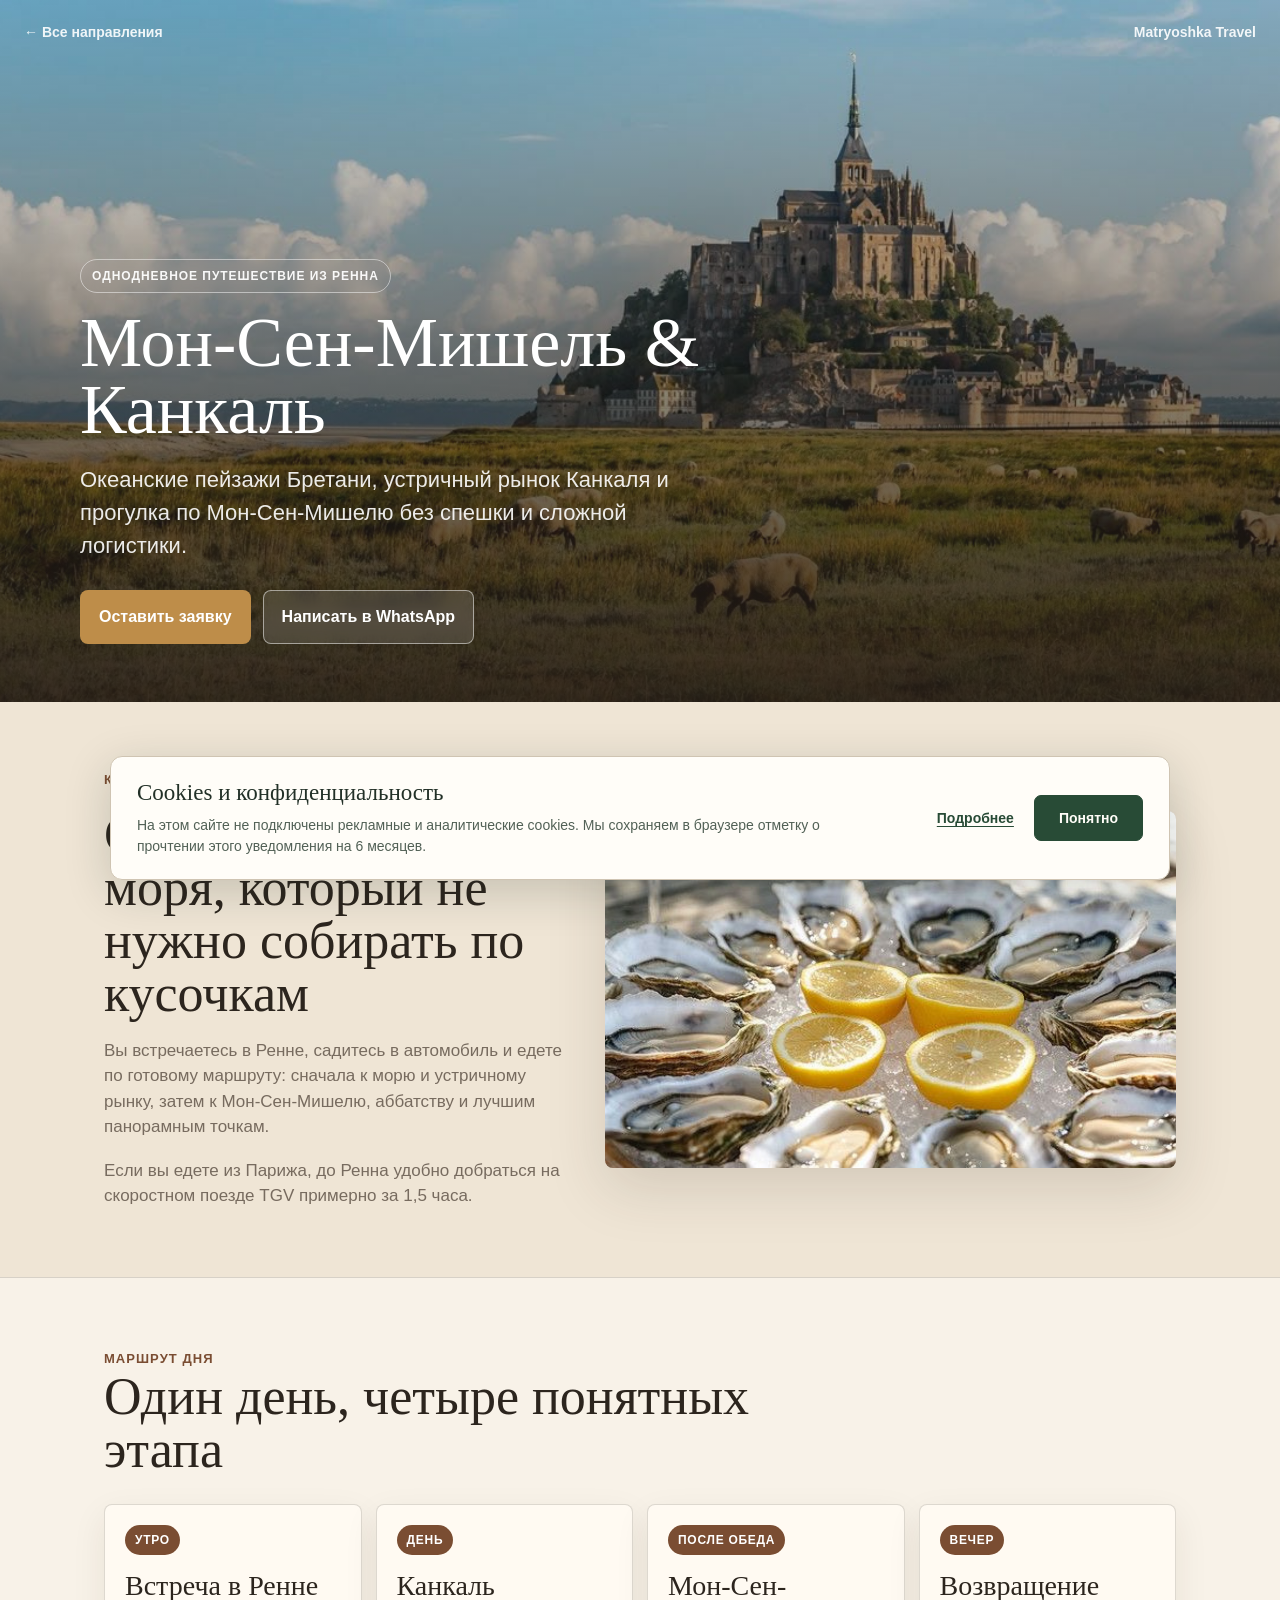
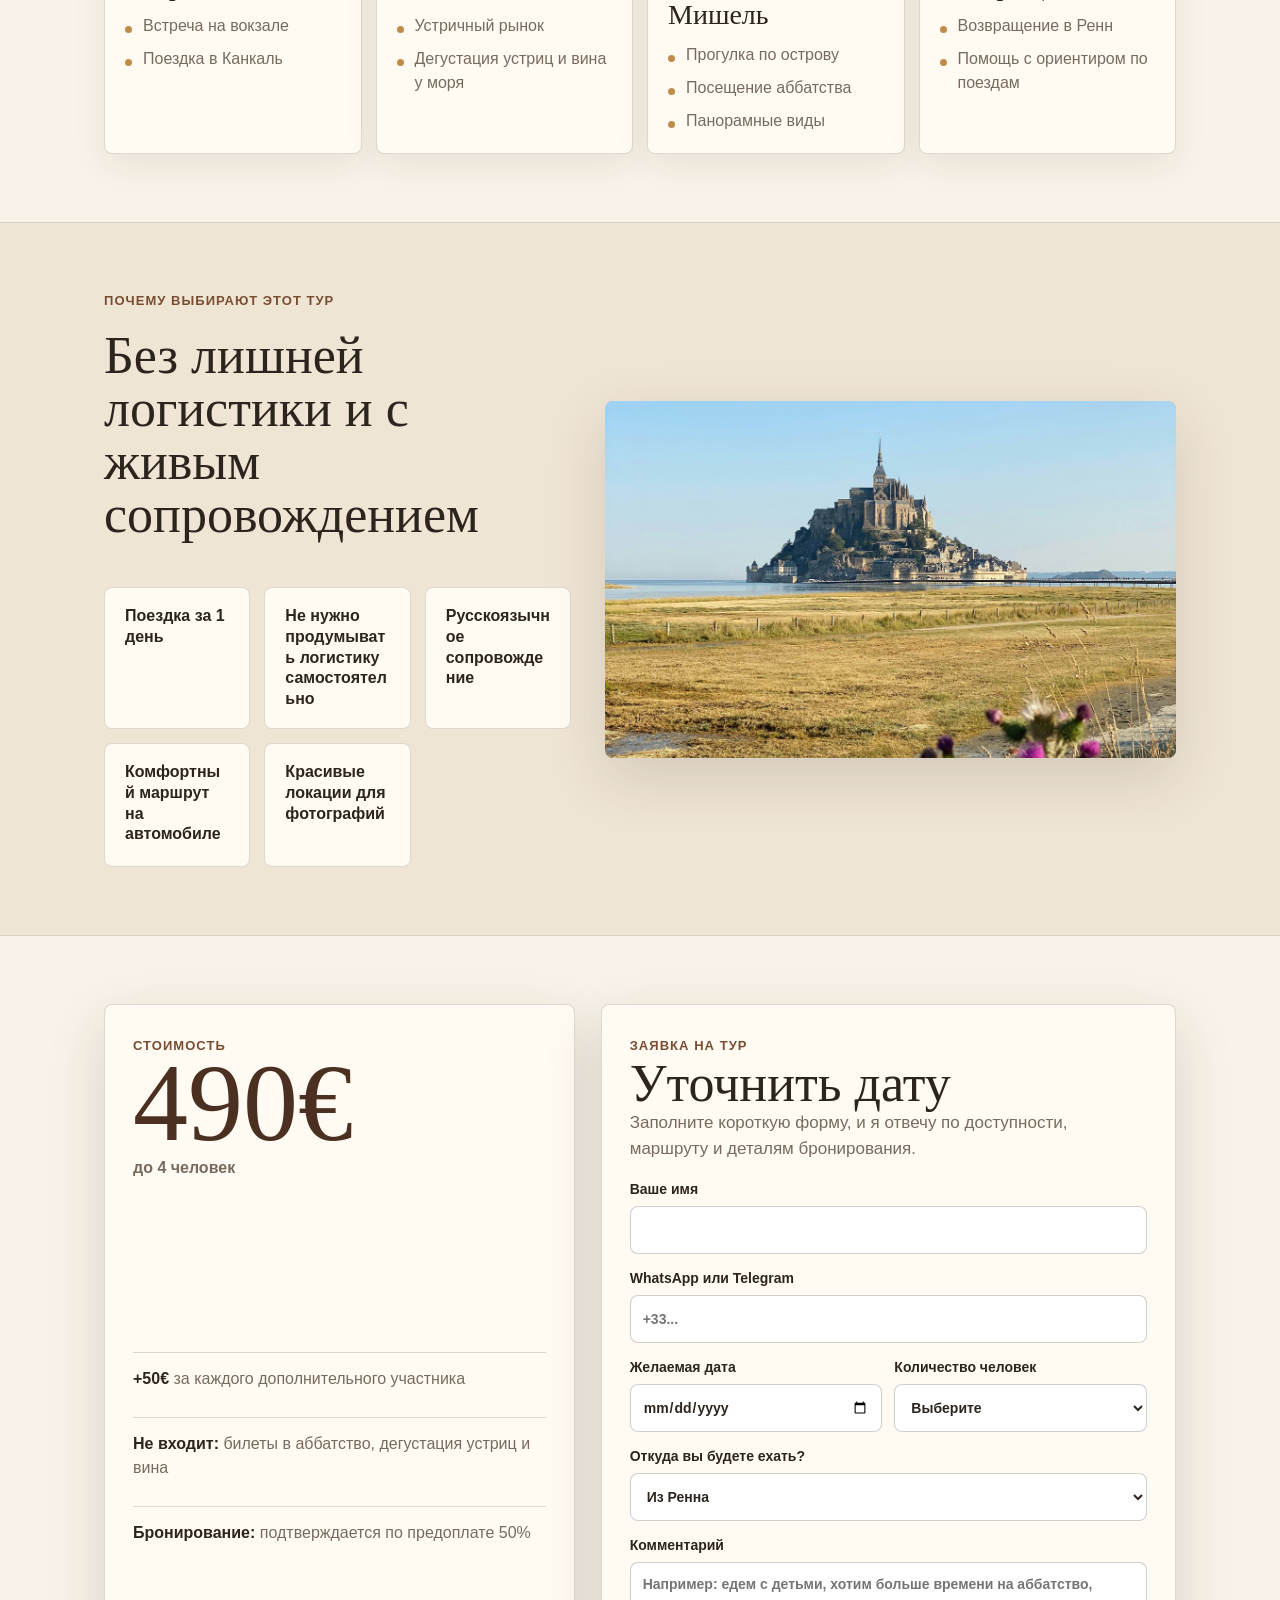
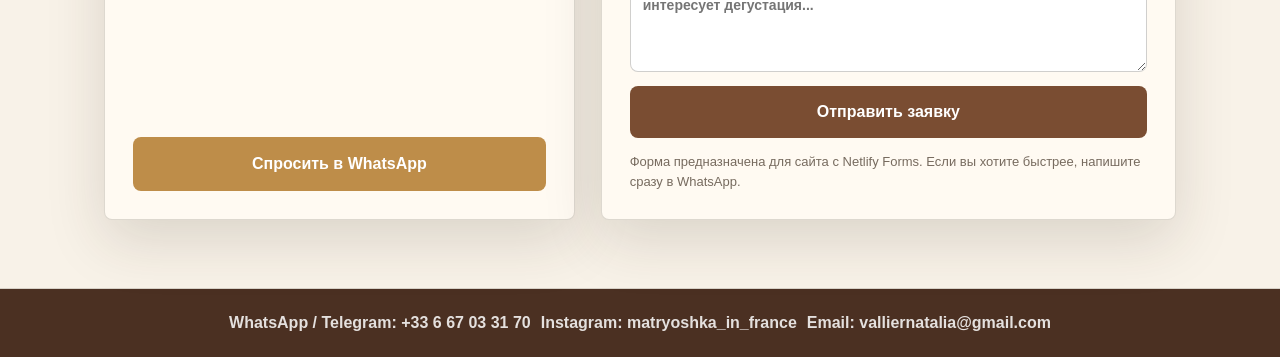
<file: mont-saint-michel-tour.html>
<!doctype html>
<html lang="ru">
<head>
  <meta charset="utf-8">
  <meta name="viewport" content="width=device-width, initial-scale=1">
  <title>Мон-Сен-Мишель и Канкаль за один день - Matryoshka Travel</title>
  <meta name="description" content="Индивидуальный однодневный тур из Ренна: Канкаль, устричный рынок, Мон-Сен-Мишель, аббатство и панорамные виды.">
  <style>
    :root {
      --ink: #2c251e;
      --muted: #776b5f;
      --paper: #efe5d5;
      --paper-soft: #f8f2e8;
      --white: #fffaf2;
      --brown: #7a4d32;
      --brown-dark: #4b3022;
      --gold: #be8d49;
      --sage: #687363;
      --line: rgba(44, 37, 30, .16);
      --shadow: 0 20px 58px rgba(53, 37, 24, .15);
    }

    * { box-sizing: border-box; }

    body {
      margin: 0;
      color: var(--ink);
      background: var(--paper);
      font-family: Inter, -apple-system, BlinkMacSystemFont, "Segoe UI", Arial, sans-serif;
      line-height: 1.5;
    }

    img {
      display: block;
      width: 100%;
      height: 100%;
      object-fit: cover;
    }

    a { color: inherit; }

    .hero {
      min-height: 78vh;
      display: grid;
      align-items: end;
      position: relative;
      padding: 24px;
      color: white;
      background:
        linear-gradient(180deg, rgba(35, 28, 22, .08), rgba(35, 28, 22, .9)),
        url("assets/flyer-extracted/page1-image1.jpg") center / cover;
    }

    .nav {
      position: absolute;
      top: 22px;
      left: 24px;
      right: 24px;
      z-index: 2;
      display: flex;
      align-items: center;
      justify-content: space-between;
      gap: 14px;
      color: rgba(255, 255, 255, .9);
      font-size: 14px;
      font-weight: 800;
    }

    .nav a {
      text-decoration: none;
    }

    .wrap {
      width: min(1120px, 100%);
      margin: 0 auto;
    }

    .hero-card {
      width: min(660px, 100%);
      padding: 112px 0 34px;
    }

    .eyebrow {
      display: inline-flex;
      margin-bottom: 16px;
      padding: 7px 11px;
      border: 1px solid rgba(255, 255, 255, .48);
      border-radius: 999px;
      color: rgba(255, 255, 255, .94);
      font-size: 12px;
      font-weight: 900;
      letter-spacing: .08em;
      text-transform: uppercase;
      backdrop-filter: blur(8px);
    }

    h1,
    h2,
    h3 {
      margin: 0;
      font-family: Georgia, "Times New Roman", serif;
      font-weight: 500;
      letter-spacing: 0;
    }

    h1 {
      max-width: 630px;
      font-size: clamp(44px, 6.4vw, 70px);
      line-height: .96;
    }

    .lead {
      max-width: 620px;
      margin: 20px 0 0;
      color: rgba(255, 255, 255, .9);
      font-size: clamp(18px, 2.1vw, 22px);
    }

    .actions {
      display: flex;
      flex-wrap: wrap;
      gap: 12px;
      margin-top: 28px;
    }

    .button {
      display: inline-flex;
      min-height: 52px;
      align-items: center;
      justify-content: center;
      gap: 10px;
      padding: 14px 18px;
      border: 1px solid transparent;
      border-radius: 8px;
      text-decoration: none;
      font-weight: 900;
      transition: transform .18s ease, box-shadow .18s ease;
    }

    .button:hover {
      transform: translateY(-2px);
      box-shadow: 0 14px 28px rgba(0, 0, 0, .16);
    }

    .button.primary {
      background: var(--gold);
      color: white;
    }

    .button.secondary {
      border-color: rgba(255, 255, 255, .5);
      color: white;
      background: rgba(255, 255, 255, .12);
      backdrop-filter: blur(8px);
    }

    .section {
      width: min(1120px, 100%);
      margin: 0 auto;
      padding: 68px 24px;
    }

    .intro {
      display: grid;
      grid-template-columns: minmax(280px, .9fr) minmax(360px, 1.1fr);
      gap: 34px;
      align-items: center;
    }

    .photo {
      overflow: hidden;
      border-radius: 8px;
      box-shadow: var(--shadow);
      background: #d7c8b4;
    }

    .photo.tall { aspect-ratio: 4 / 5; }
    .photo.landscape { aspect-ratio: 16 / 10; }
    .photo.wide { aspect-ratio: 16 / 9; }

    .copy {
      display: grid;
      gap: 18px;
    }

    .kicker {
      width: fit-content;
      color: var(--brown);
      font-size: 13px;
      font-weight: 900;
      letter-spacing: .08em;
      text-transform: uppercase;
    }

    h2 {
      max-width: 760px;
      font-size: clamp(34px, 4.4vw, 52px);
      line-height: 1.02;
      overflow-wrap: anywhere;
    }

    h3 {
      font-size: 28px;
      line-height: 1.05;
    }

    p {
      margin: 0;
      color: var(--muted);
      font-size: 17px;
    }

    .cream {
      background: var(--paper-soft);
      border-top: 1px solid var(--line);
      border-bottom: 1px solid var(--line);
    }

    .timeline {
      display: grid;
      grid-template-columns: repeat(4, minmax(180px, 1fr));
      gap: 14px;
      margin-top: 28px;
    }

    .step {
      min-height: 230px;
      padding: 20px;
      border: 1px solid var(--line);
      border-radius: 8px;
      background: var(--white);
      box-shadow: 0 12px 34px rgba(53, 37, 24, .08);
    }

    .time {
      display: inline-flex;
      margin-bottom: 16px;
      padding: 6px 10px;
      border-radius: 999px;
      color: white;
      background: var(--brown);
      font-size: 12px;
      font-weight: 900;
      letter-spacing: .06em;
      text-transform: uppercase;
    }

    .step ul,
    .bullets {
      display: grid;
      gap: 9px;
      margin: 14px 0 0;
      padding: 0;
      list-style: none;
      color: var(--muted);
    }

    .step li,
    .bullets li {
      position: relative;
      padding-left: 18px;
    }

    .step li::before,
    .bullets li::before {
      content: "";
      position: absolute;
      left: 0;
      top: .72em;
      width: 7px;
      height: 7px;
      border-radius: 50%;
      background: var(--gold);
    }

    .benefits {
      display: grid;
      grid-template-columns: repeat(3, minmax(0, 1fr));
      gap: 14px;
      margin-top: 28px;
    }

    .benefit {
      min-height: 124px;
      padding: 18px 20px;
      border: 1px solid var(--line);
      border-radius: 8px;
      background: var(--white);
      font-weight: 800;
      line-height: 1.3;
      overflow-wrap: anywhere;
    }

    .price-grid {
      display: grid;
      grid-template-columns: minmax(0, .9fr) minmax(0, 1.1fr);
      gap: 26px;
      align-items: stretch;
    }

    .price-card,
    .form-card {
      border: 1px solid var(--line);
      border-radius: 8px;
      background: var(--white);
      box-shadow: var(--shadow);
    }

    .price-card {
      display: grid;
      align-content: space-between;
      gap: 22px;
      padding: 28px;
    }

    .amount {
      font-family: Georgia, "Times New Roman", serif;
      font-size: clamp(64px, 10vw, 110px);
      line-height: .85;
      color: var(--brown-dark);
    }

    .amount span {
      display: block;
      margin-top: 10px;
      color: var(--muted);
      font-family: Inter, -apple-system, BlinkMacSystemFont, "Segoe UI", Arial, sans-serif;
      font-size: 16px;
      font-weight: 700;
    }

    .details {
      display: grid;
      gap: 12px;
      margin: 0;
      padding: 0;
      list-style: none;
    }

    .details li {
      padding: 14px 0;
      border-top: 1px solid var(--line);
      color: var(--muted);
    }

    .details strong { color: var(--ink); }

    .form-card {
      padding: 28px;
    }

    form {
      display: grid;
      gap: 14px;
      margin-top: 18px;
    }

    .bot-field {
      display: none;
    }

    label {
      display: grid;
      gap: 6px;
      color: var(--ink);
      font-size: 14px;
      font-weight: 800;
    }

    input,
    select,
    textarea {
      width: 100%;
      min-height: 48px;
      border: 1px solid rgba(44, 37, 30, .22);
      border-radius: 8px;
      background: #fff;
      color: var(--ink);
      font: inherit;
      padding: 11px 12px;
    }

    textarea {
      min-height: 110px;
      resize: vertical;
    }

    .form-row {
      display: grid;
      grid-template-columns: 1fr 1fr;
      gap: 12px;
    }

    .submit {
      min-height: 52px;
      border: 0;
      border-radius: 8px;
      background: var(--brown);
      color: white;
      font: inherit;
      font-weight: 900;
      cursor: pointer;
    }

    .small {
      color: var(--muted);
      font-size: 13px;
    }

    .contact-strip {
      display: flex;
      flex-wrap: wrap;
      gap: 10px;
      align-items: center;
      justify-content: center;
      padding: 22px 24px;
      background: var(--brown-dark);
      color: rgba(255, 255, 255, .85);
      font-weight: 800;
    }

    @media (max-width: 1100px) {
      .intro,
      .price-grid {
        grid-template-columns: 1fr;
      }

      .intro {
        gap: 24px;
      }

      .intro .photo,
      .photo.tall {
        aspect-ratio: 16 / 10;
        max-height: 520px;
      }
    }

    @media (max-width: 940px) {
      .timeline,
      .benefits {
        grid-template-columns: repeat(2, minmax(0, 1fr));
      }
    }

    @media (max-width: 560px) {
      .hero,
      .section {
        padding-left: 16px;
        padding-right: 16px;
      }

      .hero {
        min-height: 86vh;
        background:
          linear-gradient(180deg, rgba(35, 28, 22, .08), rgba(35, 28, 22, .9)),
          url("assets/flyer-extracted/page1-image1.jpg") 58% center / cover;
      }

      .nav {
        left: 16px;
        right: 16px;
      }

      .nav span { display: none; }

      .hero-card {
        padding-top: 78px;
      }

      .eyebrow {
        max-width: 100%;
        white-space: normal;
        line-height: 1.2;
      }

      h1 {
        font-size: clamp(43px, 14vw, 62px);
      }

      .actions,
      .button,
      .submit {
        width: 100%;
      }

      .timeline,
      .benefits,
      .form-row {
        grid-template-columns: 1fr;
      }

      h2 {
        font-size: clamp(31px, 9vw, 42px);
      }

      .step {
        min-height: auto;
      }
    }
  </style>
  <link rel="stylesheet" href="/cookie-notice.css">
  <script src="/cookie-notice.js" defer></script>
</head>
<body>
  <header class="hero">
    <nav class="nav" aria-label="Навигация">
      <a href="index.html">← Все направления</a>
      <span>Matryoshka Travel</span>
    </nav>

    <div class="wrap">
      <section class="hero-card">
        <span class="eyebrow">Однодневное путешествие из Ренна</span>
        <h1>Мон-Сен-Мишель & Канкаль</h1>
        <p class="lead">Океанские пейзажи Бретани, устричный рынок Канкаля и прогулка по Мон-Сен-Мишелю без спешки и сложной логистики.</p>
        <div class="actions">
          <a class="button primary" href="#order">Оставить заявку</a>
          <a class="button secondary" href="https://wa.me/33667033170?text=%D0%97%D0%B4%D1%80%D0%B0%D0%B2%D1%81%D1%82%D0%B2%D1%83%D0%B9%D1%82%D0%B5!%20%D0%A5%D0%BE%D1%87%D1%83%20%D0%B8%D0%BD%D0%B4%D0%B8%D0%B2%D0%B8%D0%B4%D1%83%D0%B0%D0%BB%D1%8C%D0%BD%D1%8B%D0%B9%20%D0%BE%D0%B4%D0%BD%D0%BE%D0%B4%D0%BD%D0%B5%D0%B2%D0%BD%D1%8B%D0%B9%20%D1%82%D1%83%D1%80%20%D0%9C%D0%BE%D0%BD-%D0%A1%D0%B5%D0%BD-%D0%9C%D0%B8%D1%88%D0%B5%D0%BB%D1%8C%20%26%20%D0%9A%D0%B0%D0%BD%D0%BA%D0%B0%D0%BB%D1%8C.%20%D0%A5%D0%BE%D1%87%D1%83%20%D1%83%D1%82%D0%BE%D1%87%D0%BD%D0%B8%D1%82%D1%8C%20%D0%B4%D0%B0%D1%82%D1%83%20%D0%B8%20%D1%81%D1%82%D0%BE%D0%B8%D0%BC%D0%BE%D1%81%D1%82%D1%8C." target="_blank" rel="noopener">Написать в WhatsApp</a>
        </div>
      </section>
    </div>
  </header>

  <main>
    <section class="section intro">
      <div class="copy">
        <span class="kicker">Канкаль + Мон-Сен-Мишель</span>
        <h2>Спокойный день у моря, который не нужно собирать по кусочкам</h2>
        <p>Вы встречаетесь в Ренне, садитесь в автомобиль и едете по готовому маршруту: сначала к морю и устричному рынку, затем к Мон-Сен-Мишелю, аббатству и лучшим панорамным точкам.</p>
        <p>Если вы едете из Парижа, до Ренна удобно добраться на скоростном поезде TGV примерно за 1,5 часа.</p>
      </div>
      <div class="photo landscape">
        <img src="assets/flyer-extracted/page2-image1.jpg" alt="Устрицы и белое вино у моря">
      </div>
    </section>

    <section class="cream">
      <div class="section">
        <span class="kicker">Маршрут дня</span>
        <h2>Один день, четыре понятных этапа</h2>

        <div class="timeline">
          <article class="step">
            <span class="time">Утро</span>
            <h3>Встреча в Ренне</h3>
            <ul>
              <li>Встреча на вокзале</li>
              <li>Поездка в Канкаль</li>
            </ul>
          </article>

          <article class="step">
            <span class="time">День</span>
            <h3>Канкаль</h3>
            <ul>
              <li>Устричный рынок</li>
              <li>Дегустация устриц и вина у моря</li>
            </ul>
          </article>

          <article class="step">
            <span class="time">После обеда</span>
            <h3>Мон-Сен-Мишель</h3>
            <ul>
              <li>Прогулка по острову</li>
              <li>Посещение аббатства</li>
              <li>Панорамные виды</li>
            </ul>
          </article>

          <article class="step">
            <span class="time">Вечер</span>
            <h3>Возвращение</h3>
            <ul>
              <li>Возвращение в Ренн</li>
              <li>Помощь с ориентиром по поездам</li>
            </ul>
          </article>
        </div>
      </div>
    </section>

    <section class="section intro">
      <div class="copy">
        <span class="kicker">Почему выбирают этот тур</span>
        <h2>Без лишней логистики и с живым сопровождением</h2>
        <div class="benefits">
          <div class="benefit">Поездка за 1 день</div>
          <div class="benefit">Не нужно продумывать логистику самостоятельно</div>
          <div class="benefit">Русскоязычное сопровождение</div>
          <div class="benefit">Комфортный маршрут на автомобиле</div>
          <div class="benefit">Красивые локации для фотографий</div>
        </div>
      </div>
      <div class="photo landscape">
        <img src="assets/flyer-extracted/page3-image2.jpg" alt="Мон-Сен-Мишель в солнечный день">
      </div>
    </section>

    <section class="cream" id="order">
      <div class="section price-grid">
        <aside class="price-card">
          <div>
            <span class="kicker">Стоимость</span>
            <div class="amount">490€<span>до 4 человек</span></div>
          </div>

          <ul class="details">
            <li><strong>+50€</strong> за каждого дополнительного участника</li>
            <li><strong>Не входит:</strong> билеты в аббатство, дегустация устриц и вина</li>
            <li><strong>Бронирование:</strong> подтверждается по предоплате 50%</li>
          </ul>

          <a class="button primary" href="https://wa.me/33667033170?text=%D0%97%D0%B4%D1%80%D0%B0%D0%B2%D1%81%D1%82%D0%B2%D1%83%D0%B9%D1%82%D0%B5!%20%D0%A5%D0%BE%D1%87%D1%83%20%D0%B8%D0%BD%D0%B4%D0%B8%D0%B2%D0%B8%D0%B4%D1%83%D0%B0%D0%BB%D1%8C%D0%BD%D1%8B%D0%B9%20%D0%BE%D0%B4%D0%BD%D0%BE%D0%B4%D0%BD%D0%B5%D0%B2%D0%BD%D1%8B%D0%B9%20%D1%82%D1%83%D1%80%20%D0%9C%D0%BE%D0%BD-%D0%A1%D0%B5%D0%BD-%D0%9C%D0%B8%D1%88%D0%B5%D0%BB%D1%8C%20%26%20%D0%9A%D0%B0%D0%BD%D0%BA%D0%B0%D0%BB%D1%8C.%20%D0%9D%D0%B0%D1%81%20___%20%D1%87%D0%B5%D0%BB%D0%BE%D0%B2%D0%B5%D0%BA%2C%20%D0%B4%D0%B0%D1%82%D0%B0%20___." target="_blank" rel="noopener">Спросить в WhatsApp</a>
        </aside>

        <section class="form-card">
          <span class="kicker">Заявка на тур</span>
          <h2>Уточнить дату</h2>
          <p>Заполните короткую форму, и я отвечу по доступности, маршруту и деталям бронирования.</p>

          <form name="mont-saint-michel-private-tour" method="POST" data-netlify="true" netlify-honeypot="bot-field" action="thank-you.html">
            <input type="hidden" name="form-name" value="mont-saint-michel-private-tour">
            <p class="bot-field">
              <label>Не заполняйте это поле: <input name="bot-field"></label>
            </p>

            <label>
              Ваше имя
              <input type="text" name="name" autocomplete="name" required>
            </label>

            <label>
              WhatsApp или Telegram
              <input type="text" name="contact" autocomplete="tel" placeholder="+33..." required>
            </label>

            <div class="form-row">
              <label>
                Желаемая дата
                <input type="date" name="date">
              </label>

              <label>
                Количество человек
                <select name="people" required>
                  <option value="">Выберите</option>
                  <option>1 человек</option>
                  <option>2 человека</option>
                  <option>3 человека</option>
                  <option>4 человека</option>
                  <option>5 человек</option>
                  <option>6+ человек</option>
                </select>
              </label>
            </div>

            <label>
              Откуда вы будете ехать?
              <select name="departure">
                <option>Из Ренна</option>
                <option>Из Парижа через Ренн</option>
                <option>Пока не знаю</option>
              </select>
            </label>

            <label>
              Комментарий
              <textarea name="message" placeholder="Например: едем с детьми, хотим больше времени на аббатство, интересует дегустация..."></textarea>
            </label>

            <button class="submit" type="submit">Отправить заявку</button>
            <div class="small">Форма предназначена для сайта с Netlify Forms. Если вы хотите быстрее, напишите сразу в WhatsApp.</div>
          </form>
        </section>
      </div>
    </section>
  </main>

  <footer class="contact-strip">
    <span>WhatsApp / Telegram: +33 6 67 03 31 70</span>
    <span>Instagram: matryoshka_in_france</span>
    <span>Email: valliernatalia@gmail.com</span>
  </footer>
</body>
</html>
</file>
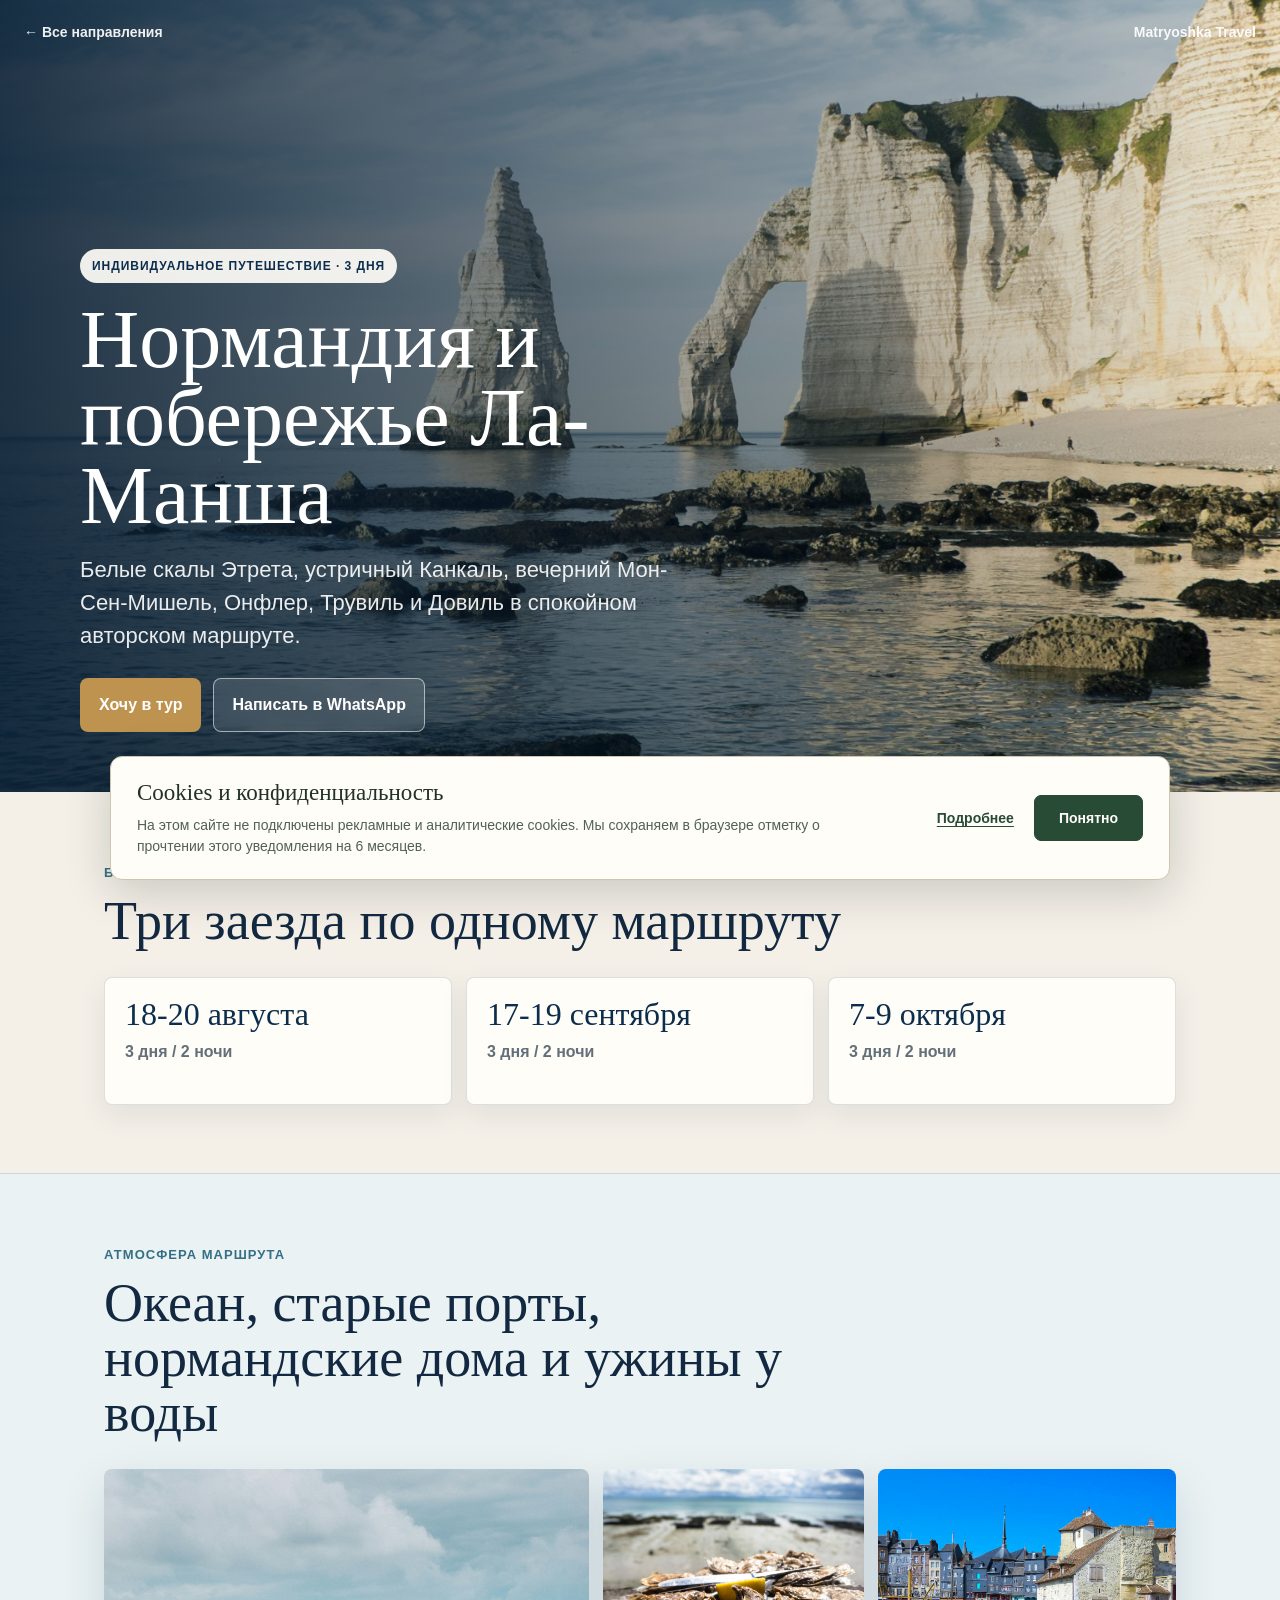
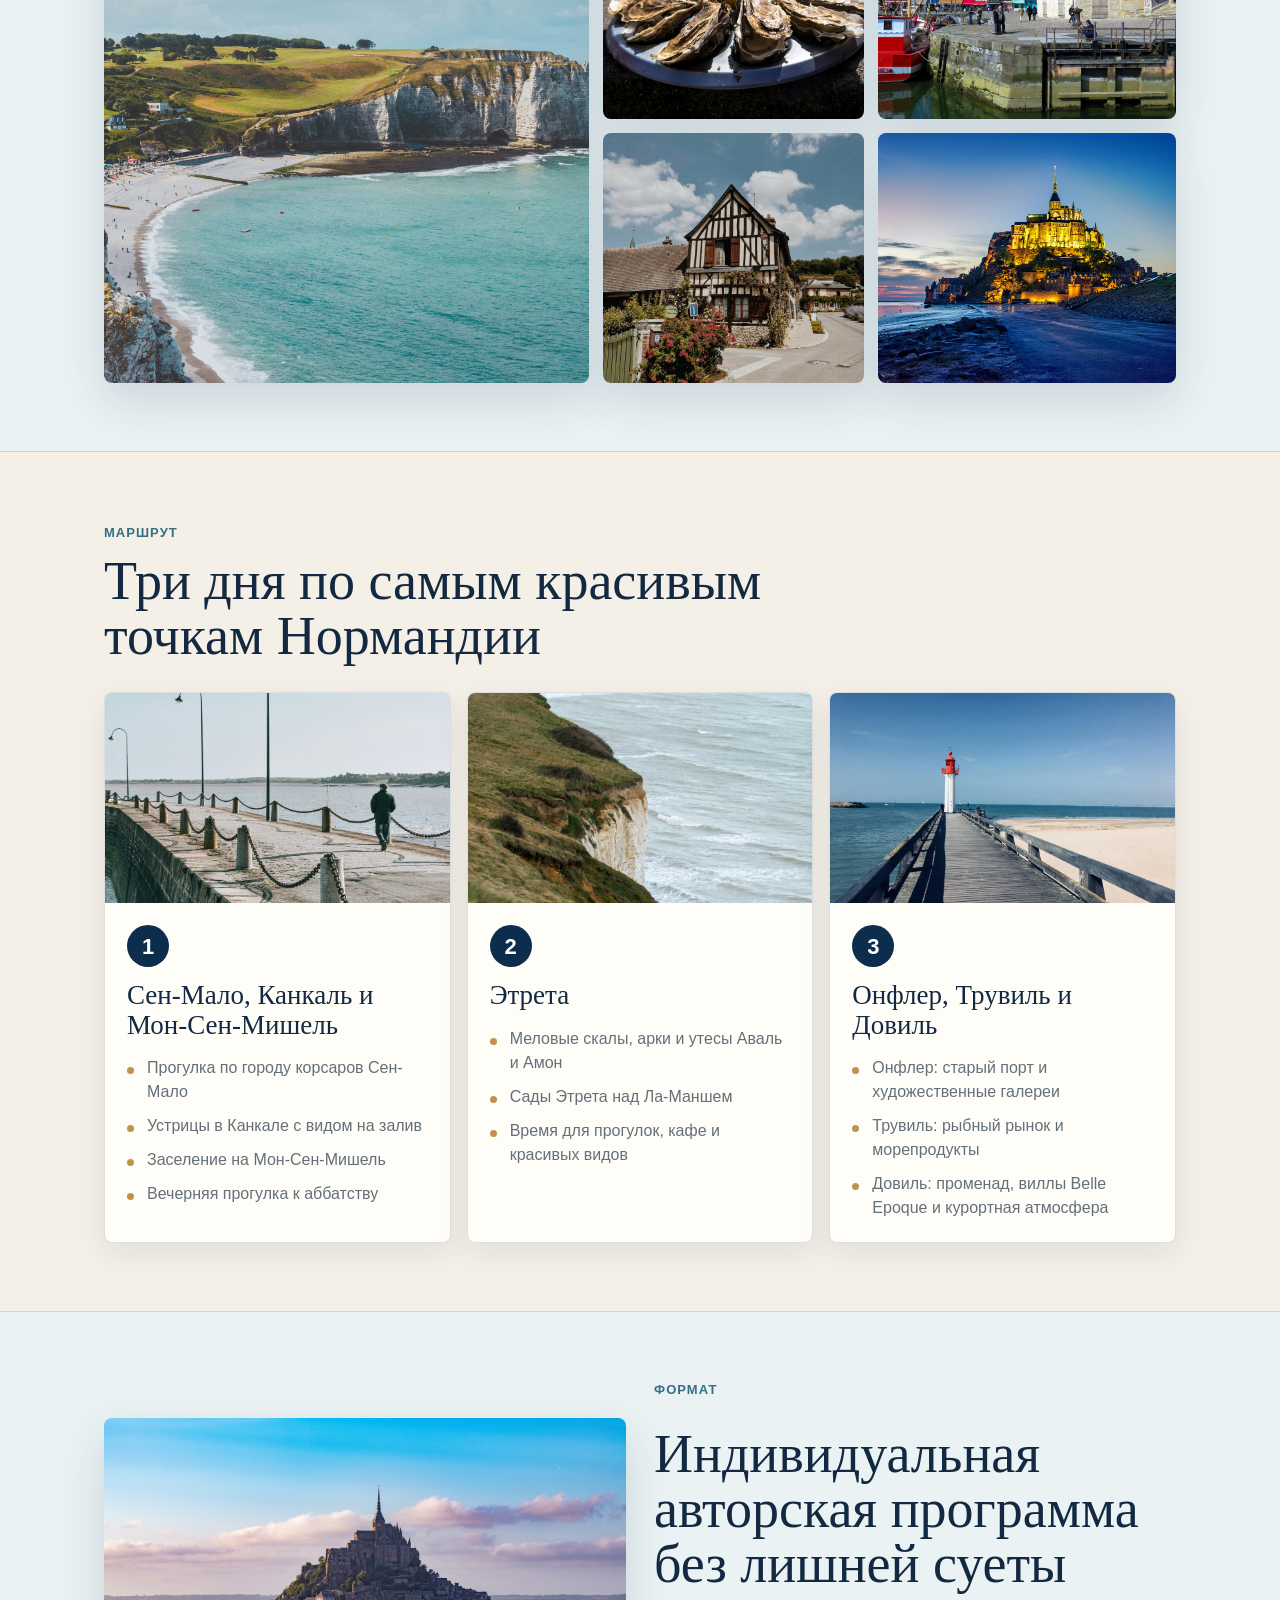
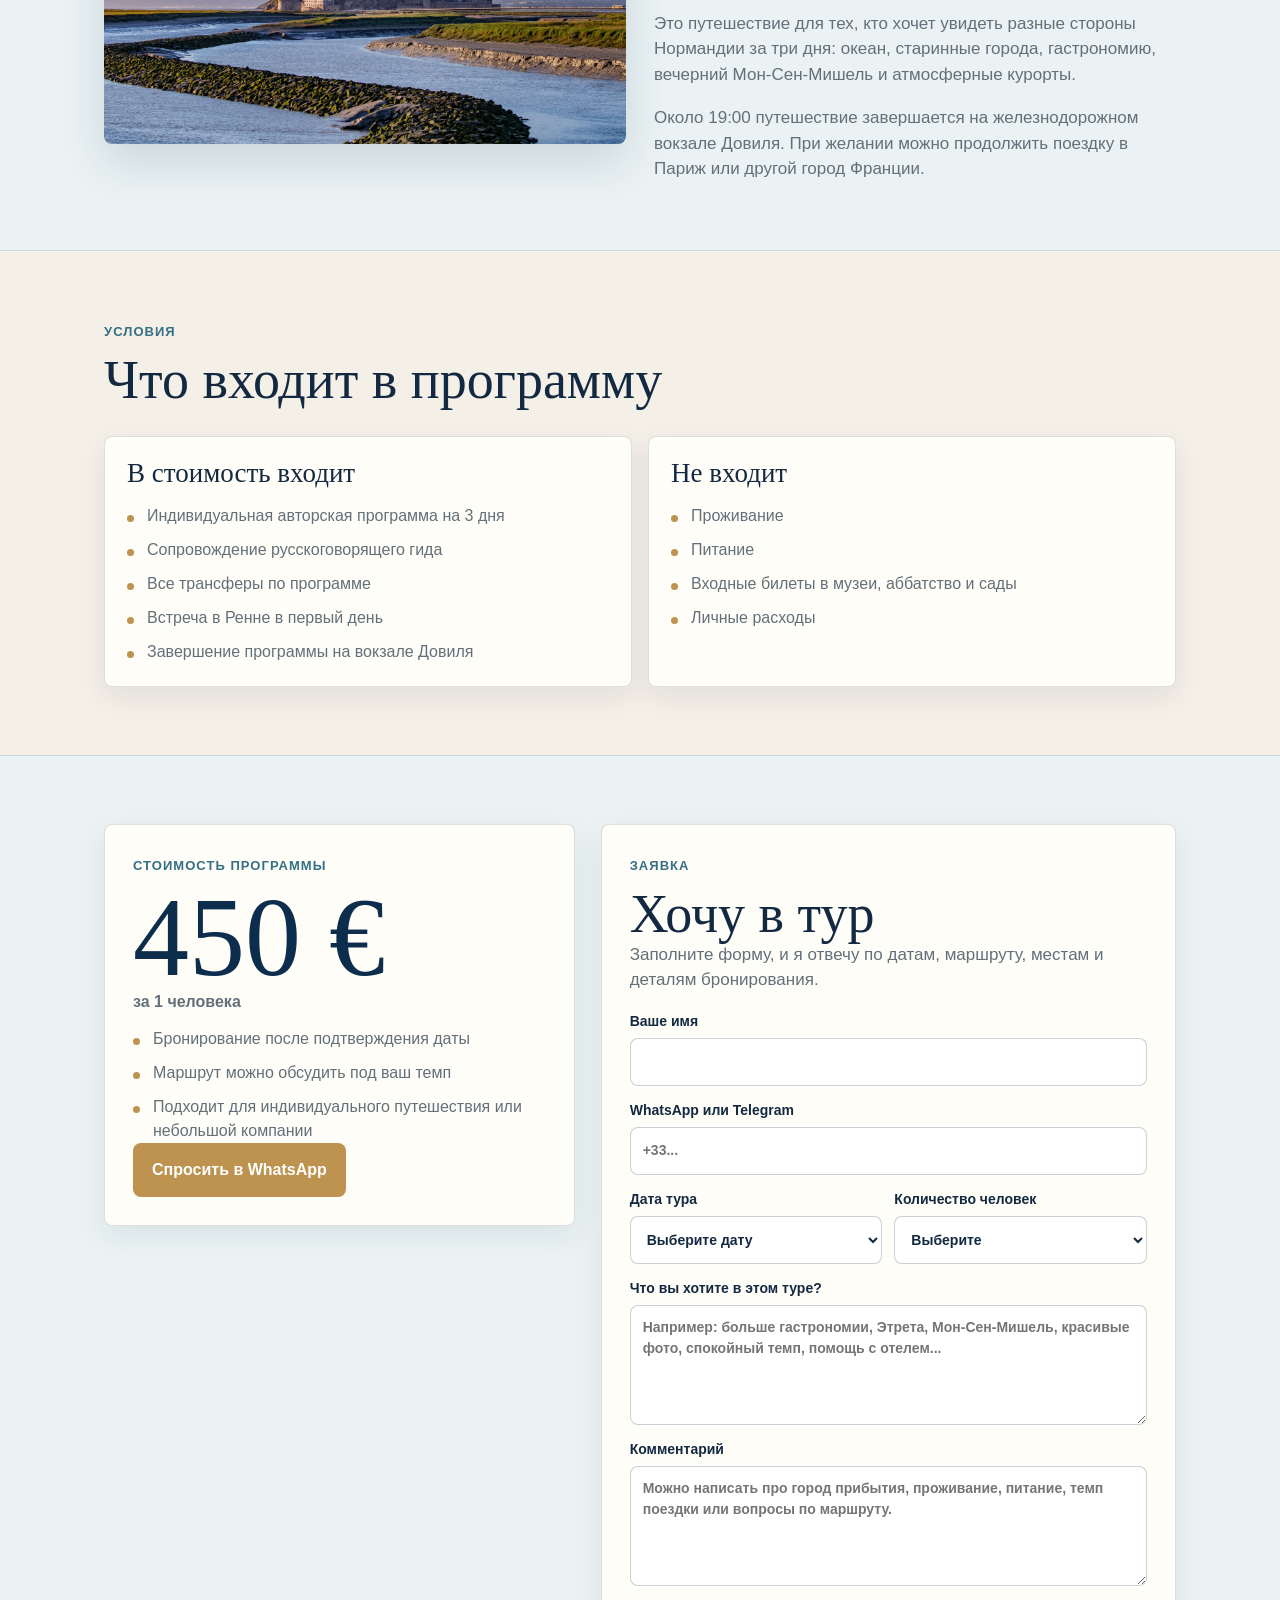
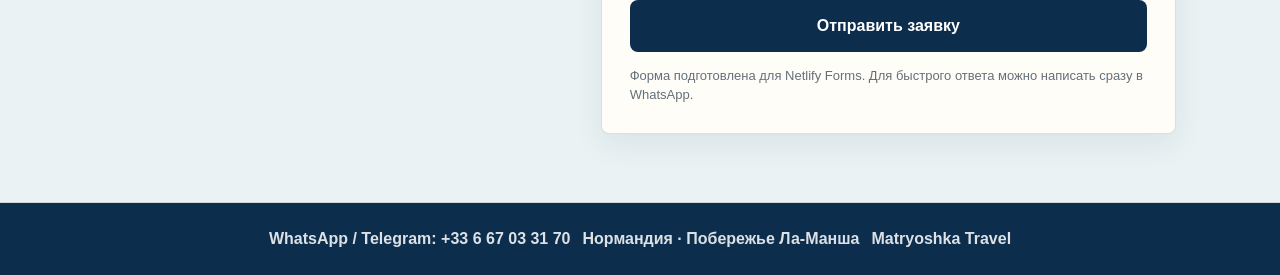
<file: normandy-tour.html>
<!doctype html>
<html lang="ru">
<head>
  <meta charset="utf-8">
  <meta name="viewport" content="width=device-width, initial-scale=1">
  <title>Нормандия и побережье Ла-Манша - Matryoshka Travel</title>
  <meta name="description" content="Индивидуальное путешествие по Нормандии на 3 дня: Сен-Мало, Канкаль, Мон-Сен-Мишель, Этрета, Онфлер, Трувиль и Довиль.">
  <style>
    :root {
      --ink: #132941;
      --muted: #647079;
      --paper: #f4efe7;
      --white: #fffdf8;
      --soft: #eaf2f3;
      --navy: #0d2d4d;
      --blue: #356f86;
      --gold: #bd934f;
      --line: rgba(19, 41, 65, .14);
      --shadow: 0 18px 46px rgba(13, 45, 77, .14);
    }

    * { box-sizing: border-box; }

    html,
    body {
      width: 100%;
      max-width: 100%;
      overflow-x: hidden;
    }

    body {
      margin: 0;
      color: var(--ink);
      background: var(--paper);
      font-family: Inter, -apple-system, BlinkMacSystemFont, "Segoe UI", Arial, sans-serif;
      line-height: 1.5;
    }

    img {
      display: block;
      width: 100%;
      height: 100%;
      object-fit: cover;
    }

    a { color: inherit; }

    .hero {
      min-height: 88vh;
      display: grid;
      align-items: end;
      position: relative;
      padding: 24px;
      color: white;
      background:
        linear-gradient(90deg, rgba(9, 31, 52, .88), rgba(9, 31, 52, .38) 55%, rgba(9, 31, 52, .08)),
        url("assets/normandy/etretat-hero.jpg") center / cover;
    }

    .nav {
      position: absolute;
      top: 22px;
      left: 24px;
      right: 24px;
      display: flex;
      justify-content: space-between;
      gap: 16px;
      color: rgba(255, 255, 255, .92);
      font-size: 14px;
      font-weight: 800;
    }

    .nav a { text-decoration: none; }

    .wrap,
    .section {
      width: min(1120px, 100%);
      margin: 0 auto;
    }

    .hero-copy {
      width: min(720px, 100%);
      padding: 104px 0 36px;
    }

    .eyebrow {
      display: inline-flex;
      max-width: 100%;
      padding: 8px 12px;
      border-radius: 999px;
      background: rgba(255, 253, 248, .92);
      color: var(--navy);
      font-size: 12px;
      font-weight: 900;
      letter-spacing: .08em;
      text-transform: uppercase;
    }

    h1,
    h2,
    h3 {
      margin: 0;
      font-family: Georgia, "Times New Roman", serif;
      font-weight: 500;
      letter-spacing: 0;
    }

    h1 {
      margin-top: 18px;
      max-width: 700px;
      font-size: clamp(48px, 7.4vw, 82px);
      line-height: .95;
    }

    .lead {
      max-width: 620px;
      margin: 18px 0 0;
      color: rgba(255, 255, 255, .9);
      font-size: clamp(18px, 2vw, 22px);
    }

    .actions {
      display: flex;
      flex-wrap: wrap;
      gap: 12px;
      margin-top: 26px;
    }

    .button {
      display: inline-flex;
      max-width: 100%;
      min-height: 52px;
      align-items: center;
      justify-content: center;
      padding: 14px 18px;
      border: 1px solid transparent;
      border-radius: 8px;
      text-align: center;
      text-decoration: none;
      font-weight: 900;
      white-space: normal;
    }

    .button.primary {
      background: var(--gold);
      color: white;
    }

    .button.secondary {
      border-color: rgba(255, 255, 255, .55);
      background: rgba(255, 255, 255, .12);
      color: white;
      backdrop-filter: blur(8px);
    }

    .section {
      padding: 68px 24px;
    }

    .kicker {
      color: var(--blue);
      font-size: 13px;
      font-weight: 900;
      letter-spacing: .08em;
      text-transform: uppercase;
    }

    h2 {
      max-width: 790px;
      margin-top: 10px;
      font-size: clamp(34px, 4.4vw, 54px);
      line-height: 1.02;
    }

    h3 {
      font-size: 27px;
      line-height: 1.08;
    }

    p {
      margin: 0;
      color: var(--muted);
      font-size: 17px;
    }

    .dates {
      display: grid;
      grid-template-columns: repeat(3, minmax(0, 1fr));
      gap: 14px;
      margin-top: 28px;
    }

    .date-card,
    .day,
    .info-card,
    .price-card,
    .form-card {
      border: 1px solid var(--line);
      border-radius: 8px;
      background: var(--white);
      box-shadow: 0 10px 30px rgba(13, 45, 77, .08);
    }

    .date-card {
      min-height: 128px;
      padding: 20px;
    }

    .date-card strong {
      display: block;
      color: var(--navy);
      font-family: Georgia, "Times New Roman", serif;
      font-size: 32px;
      font-weight: 500;
      line-height: 1;
    }

    .date-card span {
      display: block;
      margin-top: 10px;
      color: var(--muted);
      font-weight: 800;
    }

    .cream {
      background: var(--soft);
      border-top: 1px solid var(--line);
      border-bottom: 1px solid var(--line);
    }

    .gallery {
      display: grid;
      grid-template-columns: 1.3fr .7fr .8fr;
      grid-template-rows: 250px 250px;
      gap: 14px;
      margin-top: 28px;
    }

    .gallery figure {
      overflow: hidden;
      margin: 0;
      border-radius: 8px;
      background: #dce8ea;
      box-shadow: var(--shadow);
    }

    .gallery figure:first-child {
      grid-row: span 2;
    }

    .days {
      display: grid;
      grid-template-columns: repeat(3, minmax(0, 1fr));
      gap: 16px;
      margin-top: 28px;
    }

    .day {
      overflow: hidden;
    }

    .day-photo {
      height: 210px;
      background: #dce8ea;
    }

    .day-body {
      padding: 22px;
    }

    .num {
      display: inline-flex;
      margin-bottom: 14px;
      width: 42px;
      height: 42px;
      align-items: center;
      justify-content: center;
      border-radius: 50%;
      background: var(--navy);
      color: white;
      font-size: 22px;
      font-weight: 900;
    }

    ul {
      display: grid;
      gap: 10px;
      margin: 16px 0 0;
      padding: 0;
      list-style: none;
      color: var(--muted);
    }

    li {
      position: relative;
      padding-left: 20px;
    }

    li::before {
      content: "";
      position: absolute;
      left: 0;
      top: .72em;
      width: 7px;
      height: 7px;
      border-radius: 50%;
      background: var(--gold);
    }

    .split {
      display: grid;
      grid-template-columns: minmax(0, 1fr) minmax(0, 1fr);
      gap: 28px;
      align-items: center;
    }

    .photo {
      overflow: hidden;
      border-radius: 8px;
      aspect-ratio: 16 / 10;
      background: #dce8ea;
      box-shadow: var(--shadow);
    }

    .copy {
      display: grid;
      gap: 18px;
    }

    .info-grid {
      display: grid;
      grid-template-columns: repeat(2, minmax(0, 1fr));
      gap: 16px;
      margin-top: 28px;
    }

    .info-card {
      padding: 22px;
    }

    .price-grid {
      display: grid;
      grid-template-columns: minmax(0, .9fr) minmax(0, 1.1fr);
      gap: 26px;
      align-items: start;
    }

    .price-card,
    .form-card {
      padding: 28px;
    }

    .amount {
      margin: 12px 0 18px;
      color: var(--navy);
      font-family: Georgia, "Times New Roman", serif;
      font-size: clamp(70px, 10vw, 112px);
      line-height: .86;
    }

    .amount span {
      display: block;
      margin-top: 10px;
      color: var(--muted);
      font-family: Inter, -apple-system, BlinkMacSystemFont, "Segoe UI", Arial, sans-serif;
      font-size: 16px;
      font-weight: 800;
    }

    form {
      display: grid;
      gap: 14px;
      margin-top: 18px;
    }

    .bot-field {
      display: none;
    }

    label {
      display: grid;
      gap: 6px;
      color: var(--ink);
      font-size: 14px;
      font-weight: 800;
    }

    input,
    select,
    textarea {
      width: 100%;
      min-height: 48px;
      border: 1px solid rgba(19, 41, 65, .22);
      border-radius: 8px;
      background: white;
      color: var(--ink);
      font: inherit;
      padding: 11px 12px;
    }

    textarea {
      min-height: 120px;
      resize: vertical;
    }

    .form-row {
      display: grid;
      grid-template-columns: 1fr 1fr;
      gap: 12px;
    }

    .submit {
      min-height: 52px;
      border: 0;
      border-radius: 8px;
      background: var(--navy);
      color: white;
      font: inherit;
      font-weight: 900;
      cursor: pointer;
    }

    .small {
      color: var(--muted);
      font-size: 13px;
    }

    .contact-strip {
      display: flex;
      flex-wrap: wrap;
      justify-content: center;
      gap: 12px;
      padding: 24px;
      background: var(--navy);
      color: rgba(255, 255, 255, .86);
      font-weight: 800;
      text-align: center;
    }

    @media (max-width: 980px) {
      .dates,
      .days,
      .info-grid {
        grid-template-columns: 1fr;
      }

      .gallery {
        grid-template-columns: 1fr 1fr;
        grid-template-rows: 220px 220px 220px;
      }

      .gallery figure:first-child {
        grid-column: span 2;
        grid-row: span 1;
      }

      .split,
      .price-grid {
        grid-template-columns: 1fr;
      }
    }

    @media (max-width: 720px) {
      h1 {
        max-width: 100%;
        font-size: clamp(40px, 11vw, 58px);
        line-height: 1;
      }

      .actions {
        display: grid;
        grid-template-columns: 1fr;
        width: 100%;
      }

      .button {
        width: 100%;
      }
    }

    @media (max-width: 560px) {
      .hero,
      .section {
        padding-left: 16px;
        padding-right: 16px;
      }

      .hero {
        min-height: auto;
        padding-top: 18px;
        padding-bottom: 34px;
        background:
          linear-gradient(180deg, rgba(9, 31, 52, .2), rgba(9, 31, 52, .92)),
          url("assets/normandy/etretat-hero.jpg") 55% center / cover;
      }

      .nav {
        left: 16px;
        right: 16px;
      }

      .nav span { display: none; }

      .hero-copy {
        padding-top: 104px;
        padding-bottom: 0;
      }

      .eyebrow {
        display: block;
        width: 100%;
        border-radius: 8px;
        text-align: center;
        line-height: 1.25;
      }

      h1 {
        font-size: clamp(38px, 12vw, 54px);
      }

      h2 {
        font-size: clamp(31px, 9vw, 42px);
      }

      .lead {
        font-size: 17px;
      }

      .gallery {
        grid-template-columns: 1fr;
        grid-template-rows: repeat(5, 220px);
      }

      .gallery figure:first-child {
        grid-column: auto;
      }

      .form-row {
        grid-template-columns: 1fr;
      }
    }
  </style>
  <link rel="stylesheet" href="/cookie-notice.css">
  <script src="/cookie-notice.js" defer></script>
</head>
<body>
  <header class="hero">
    <nav class="nav" aria-label="Навигация">
      <a href="index.html">← Все направления</a>
      <span>Matryoshka Travel</span>
    </nav>

    <div class="wrap">
      <section class="hero-copy">
        <span class="eyebrow">Индивидуальное путешествие · 3 дня</span>
        <h1>Нормандия и побережье Ла-Манша</h1>
        <p class="lead">Белые скалы Этрета, устричный Канкаль, вечерний Мон-Сен-Мишель, Онфлер, Трувиль и Довиль в спокойном авторском маршруте.</p>
        <div class="actions">
          <a class="button primary" href="#order">Хочу в тур</a>
          <a class="button secondary" href="https://wa.me/33667033170?text=%D0%97%D0%B4%D1%80%D0%B0%D0%B2%D1%81%D1%82%D0%B2%D1%83%D0%B9%D1%82%D0%B5!%20%D0%A5%D0%BE%D1%87%D1%83%20%D0%B2%20%D1%82%D1%83%D1%80%20%D0%9D%D0%BE%D1%80%D0%BC%D0%B0%D0%BD%D0%B4%D0%B8%D1%8F%20%D0%B8%20%D0%BF%D0%BE%D0%B1%D0%B5%D1%80%D0%B5%D0%B6%D1%8C%D0%B5%20%D0%9B%D0%B0-%D0%9C%D0%B0%D0%BD%D1%88%D0%B0.%20%D0%A5%D0%BE%D1%87%D1%83%20%D1%83%D1%82%D0%BE%D1%87%D0%BD%D0%B8%D1%82%D1%8C%20%D0%B4%D0%B0%D1%82%D1%83%20%D0%B8%20%D0%BC%D0%B5%D1%81%D1%82%D0%B0." target="_blank" rel="noopener">Написать в WhatsApp</a>
        </div>
      </section>
    </div>
  </header>

  <main>
    <section class="section">
      <span class="kicker">Ближайшие даты</span>
      <h2>Три заезда по одному маршруту</h2>
      <div class="dates">
        <article class="date-card"><strong>18-20 августа</strong><span>3 дня / 2 ночи</span></article>
        <article class="date-card"><strong>17-19 сентября</strong><span>3 дня / 2 ночи</span></article>
        <article class="date-card"><strong>7-9 октября</strong><span>3 дня / 2 ночи</span></article>
      </div>
    </section>

    <section class="cream">
      <div class="section">
        <span class="kicker">Атмосфера маршрута</span>
        <h2>Океан, старые порты, нормандские дома и ужины у воды</h2>
        <div class="gallery" aria-label="Фотографии Нормандии">
          <figure><img src="assets/normandy/etretat-wide.jpg" alt="Скалы Этрета"></figure>
          <figure><img src="assets/normandy/oysters.jpg" alt="Устрицы у моря"></figure>
          <figure><img src="assets/normandy/honfleur-harbor.jpg" alt="Порт Онфлера"></figure>
          <figure><img src="assets/normandy/village-house.jpg" alt="Нормандский дом"></figure>
          <figure><img src="assets/normandy/mont-night.jpg" alt="Мон-Сен-Мишель вечером"></figure>
        </div>
      </div>
    </section>

    <section class="section">
      <span class="kicker">Маршрут</span>
      <h2>Три дня по самым красивым точкам Нормандии</h2>
      <div class="days">
        <article class="day">
          <div class="day-photo"><img src="assets/normandy/saint-malo-walk.jpg" alt="Прогулка у моря"></div>
          <div class="day-body">
            <span class="num">1</span>
            <h3>Сен-Мало, Канкаль и Мон-Сен-Мишель</h3>
            <ul>
              <li>Прогулка по городу корсаров Сен-Мало</li>
              <li>Устрицы в Канкале с видом на залив</li>
              <li>Заселение на Мон-Сен-Мишель</li>
              <li>Вечерняя прогулка к аббатству</li>
            </ul>
          </div>
        </article>

        <article class="day">
          <div class="day-photo"><img src="assets/normandy/cliffs-sea.jpg" alt="Меловые скалы Нормандии"></div>
          <div class="day-body">
            <span class="num">2</span>
            <h3>Этрета</h3>
            <ul>
              <li>Меловые скалы, арки и утесы Аваль и Амон</li>
              <li>Сады Этрета над Ла-Маншем</li>
              <li>Время для прогулок, кафе и красивых видов</li>
            </ul>
          </div>
        </article>

        <article class="day">
          <div class="day-photo"><img src="assets/normandy/trouville-lighthouse.jpg" alt="Променад у моря"></div>
          <div class="day-body">
            <span class="num">3</span>
            <h3>Онфлер, Трувиль и Довиль</h3>
            <ul>
              <li>Онфлер: старый порт и художественные галереи</li>
              <li>Трувиль: рыбный рынок и морепродукты</li>
              <li>Довиль: променад, виллы Belle Epoque и курортная атмосфера</li>
            </ul>
          </div>
        </article>
      </div>
    </section>

    <section class="cream">
      <div class="section split">
        <div class="photo">
          <img src="assets/normandy/mont-soft.jpg" alt="Мон-Сен-Мишель в мягком свете">
        </div>
        <div class="copy">
          <span class="kicker">Формат</span>
          <h2>Индивидуальная авторская программа без лишней суеты</h2>
          <p>Это путешествие для тех, кто хочет увидеть разные стороны Нормандии за три дня: океан, старинные города, гастрономию, вечерний Мон-Сен-Мишель и атмосферные курорты.</p>
          <p>Около 19:00 путешествие завершается на железнодорожном вокзале Довиля. При желании можно продолжить поездку в Париж или другой город Франции.</p>
        </div>
      </div>
    </section>

    <section class="section">
      <span class="kicker">Условия</span>
      <h2>Что входит в программу</h2>
      <div class="info-grid">
        <article class="info-card">
          <h3>В стоимость входит</h3>
          <ul>
            <li>Индивидуальная авторская программа на 3 дня</li>
            <li>Сопровождение русскоговорящего гида</li>
            <li>Все трансферы по программе</li>
            <li>Встреча в Ренне в первый день</li>
            <li>Завершение программы на вокзале Довиля</li>
          </ul>
        </article>
        <article class="info-card">
          <h3>Не входит</h3>
          <ul>
            <li>Проживание</li>
            <li>Питание</li>
            <li>Входные билеты в музеи, аббатство и сады</li>
            <li>Личные расходы</li>
          </ul>
        </article>
      </div>
    </section>

    <section class="cream">
      <div class="section price-grid" id="order">
        <aside class="price-card">
          <span class="kicker">Стоимость программы</span>
          <div class="amount">450 €<span>за 1 человека</span></div>
          <ul>
            <li>Бронирование после подтверждения даты</li>
            <li>Маршрут можно обсудить под ваш темп</li>
            <li>Подходит для индивидуального путешествия или небольшой компании</li>
          </ul>
          <a class="button primary" href="https://wa.me/33667033170?text=%D0%97%D0%B4%D1%80%D0%B0%D0%B2%D1%81%D1%82%D0%B2%D1%83%D0%B9%D1%82%D0%B5!%20%D0%A5%D0%BE%D1%87%D1%83%20%D0%B2%20%D1%82%D1%83%D1%80%20%D0%9D%D0%BE%D1%80%D0%BC%D0%B0%D0%BD%D0%B4%D0%B8%D1%8F%20%D0%B8%20%D0%BF%D0%BE%D0%B1%D0%B5%D1%80%D0%B5%D0%B6%D1%8C%D0%B5%20%D0%9B%D0%B0-%D0%9C%D0%B0%D0%BD%D1%88%D0%B0.%20%D0%98%D0%BD%D1%82%D0%B5%D1%80%D0%B5%D1%81%D1%83%D0%B5%D1%82%20%D0%B4%D0%B0%D1%82%D0%B0%3A%20___." target="_blank" rel="noopener">Спросить в WhatsApp</a>
        </aside>

        <section class="form-card">
          <span class="kicker">Заявка</span>
          <h2>Хочу в тур</h2>
          <p>Заполните форму, и я отвечу по датам, маршруту, местам и деталям бронирования.</p>

          <form name="normandy-coast-tour" method="POST" data-netlify="true" netlify-honeypot="bot-field" action="thank-you.html">
            <input type="hidden" name="form-name" value="normandy-coast-tour">
            <p class="bot-field">
              <label>Не заполняйте это поле: <input name="bot-field"></label>
            </p>

            <label>
              Ваше имя
              <input type="text" name="name" autocomplete="name" required>
            </label>

            <label>
              WhatsApp или Telegram
              <input type="text" name="contact" autocomplete="tel" placeholder="+33..." required>
            </label>

            <div class="form-row">
              <label>
                Дата тура
                <select name="tour_date" required>
                  <option value="">Выберите дату</option>
                  <option>18-20 августа</option>
                  <option>17-19 сентября</option>
                  <option>7-9 октября</option>
                </select>
              </label>

              <label>
                Количество человек
                <select name="people" required>
                  <option value="">Выберите</option>
                  <option>1 человек</option>
                  <option>2 человека</option>
                  <option>3 человека</option>
                  <option>4 человека</option>
                  <option>5+ человек</option>
                </select>
              </label>
            </div>

            <label>
              Что вы хотите в этом туре?
              <textarea name="wish" placeholder="Например: больше гастрономии, Этрета, Мон-Сен-Мишель, красивые фото, спокойный темп, помощь с отелем..."></textarea>
            </label>

            <label>
              Комментарий
              <textarea name="message" placeholder="Можно написать про город прибытия, проживание, питание, темп поездки или вопросы по маршруту."></textarea>
            </label>

            <button class="submit" type="submit">Отправить заявку</button>
            <div class="small">Форма подготовлена для Netlify Forms. Для быстрого ответа можно написать сразу в WhatsApp.</div>
          </form>
        </section>
      </div>
    </section>
  </main>

  <footer class="contact-strip">
    <span>WhatsApp / Telegram: +33 6 67 03 31 70</span>
    <span>Нормандия · Побережье Ла-Манша</span>
    <span>Matryoshka Travel</span>
  </footer>
</body>
</html>
</file>
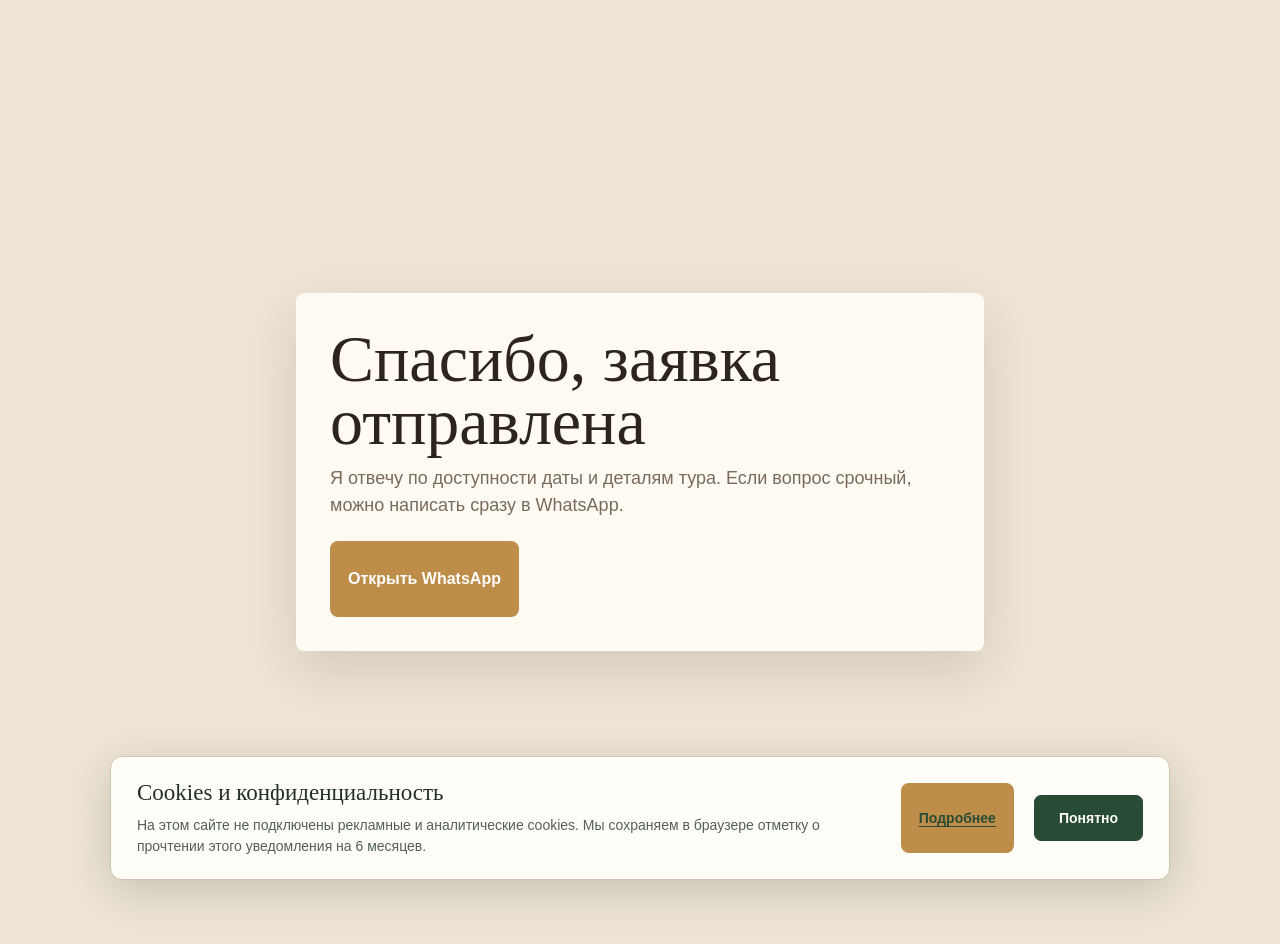
<file: thank-you.html>
<!doctype html>
<html lang="ru">
<head>
  <meta charset="utf-8">
  <meta name="viewport" content="width=device-width, initial-scale=1">
  <title>Спасибо за заявку - Matryoshka Travel</title>
  <style>
    body { margin: 0; min-height: 100vh; display: grid; place-items: center; padding: 22px; color: #2c251e; background: #efe5d5; font-family: Inter, -apple-system, BlinkMacSystemFont, "Segoe UI", Arial, sans-serif; }
    main { width: min(620px, 100%); padding: 34px; border-radius: 8px; background: #fffaf2; box-shadow: 0 20px 58px rgba(53, 37, 24, .15); }
    h1 { margin: 0 0 12px; font: 500 clamp(38px, 9vw, 66px)/.96 Georgia, "Times New Roman", serif; }
    p { margin: 0 0 22px; color: #776b5f; font-size: 18px; line-height: 1.5; }
    a { display: inline-flex; min-height: 50px; align-items: center; justify-content: center; padding: 13px 18px; border-radius: 8px; background: #be8d49; color: white; text-decoration: none; font-weight: 900; }
  </style>
  <link rel="stylesheet" href="/cookie-notice.css">
  <script src="/cookie-notice.js" defer></script>
</head>
<body>
  <main>
    <h1>Спасибо, заявка отправлена</h1>
    <p>Я отвечу по доступности даты и деталям тура. Если вопрос срочный, можно написать сразу в WhatsApp.</p>
    <a href="https://wa.me/33667033170" target="_blank" rel="noopener">Открыть WhatsApp</a>
  </main>
</body>
</html>
</file>
<file: cookie-notice.css>
.mt-cookie-notice,.mt-cookie-reopen{box-sizing:border-box;font-family:Arial,Helvetica,sans-serif;letter-spacing:normal;text-transform:none}
.mt-cookie-notice[hidden],.mt-cookie-reopen[hidden]{display:none!important}
.mt-cookie-notice{position:fixed;z-index:9999;left:20px;right:20px;bottom:20px;max-width:1060px;margin:0 auto;display:grid;grid-template-columns:minmax(0,1fr) auto;align-items:center;gap:24px;padding:22px 26px;background:#fffdf8;color:#223027;border:1px solid #cfc4b2;border-radius:12px;box-shadow:0 12px 46px #14241b30;text-align:left;max-height:calc(100dvh - 40px);overflow:auto}
.mt-cookie-copy{min-width:0}
.mt-cookie-notice h2{font-family:Georgia,'Times New Roman',serif;font-size:23px;line-height:1.2;margin:0 0 8px;font-weight:500;color:#223027;letter-spacing:normal;text-transform:none}
.mt-cookie-notice p{font-family:Arial,Helvetica,sans-serif;font-size:14px;line-height:1.5;margin:0;color:#526156;max-width:690px}
.mt-cookie-actions{display:flex;align-items:center;gap:20px;flex-shrink:0}
.mt-cookie-actions a{display:inline-flex;align-items:center;min-height:44px;font-size:14px;font-weight:600;color:#284b36;text-decoration:underline;text-underline-offset:3px;white-space:nowrap}
.mt-cookie-dismiss{appearance:none;display:inline-flex;align-items:center;justify-content:center;min-height:46px;width:auto;margin:0;padding:12px 24px;border:1px solid #284b36;border-radius:7px;background:#284b36;color:#fffdf8;cursor:pointer;font:700 14px/1.3 Arial,Helvetica,sans-serif;text-transform:none;letter-spacing:normal;box-shadow:none}
.mt-cookie-dismiss:hover{background:#1d3a29}
.mt-cookie-reopen{appearance:none;position:fixed;z-index:9998;left:12px;bottom:12px;display:inline-flex;align-items:center;justify-content:center;width:auto;min-height:44px;margin:0;padding:10px 16px;border:1px solid #cfc4b2;border-radius:7px;background:#fffdf8;color:#284b36;box-shadow:0 3px 14px #14241b1a;cursor:pointer;font:600 13px/1.3 Arial,Helvetica,sans-serif}
.mt-cookie-notice a:focus-visible,.mt-cookie-notice button:focus-visible,.mt-cookie-reopen:focus-visible{outline:3px solid #b17b28;outline-offset:4px}
@media(max-width:650px){.mt-cookie-notice{left:12px;right:12px;bottom:12px;padding:19px;gap:14px;grid-template-columns:minmax(0,1fr);max-height:calc(100dvh - 24px)}.mt-cookie-notice h2{font-size:21px}.mt-cookie-actions{justify-content:space-between;gap:16px}.mt-cookie-dismiss{min-width:122px}}
</file>
<file: tours/alsace-noel/styles.css>
:root {
  --ink: #241f1a;
  --muted: #6e6258;
  --paper: #fffaf1;
  --cream: #f4eee7;
  --line: rgba(36, 31, 26, .14);
  --green: #351820;
  --green-2: #6d2a3b;
  --bordeaux: #8f3045;
  --gold: #c9a66b;
  --white: #ffffff;
  --shadow: 0 24px 70px rgba(36, 31, 26, .15);
  --radius: 8px;
}

* { box-sizing: border-box; }
html { scroll-behavior: smooth; }
body {
  margin: 0;
  font-family: Inter, -apple-system, BlinkMacSystemFont, "Segoe UI", Arial, sans-serif;
  color: var(--ink);
  background: var(--paper);
  line-height: 1.5;
  overflow-x: hidden;
}
img, video { max-width: 100%; display: block; }
button, input, textarea { font: inherit; }
button { cursor: pointer; }
a { color: inherit; }

.site-header {
  position: sticky;
  top: 0;
  z-index: 20;
  min-height: 72px;
  display: flex;
  align-items: center;
  justify-content: space-between;
  gap: 24px;
  padding: 16px clamp(18px, 5vw, 72px);
  color: var(--white);
  background: rgba(48, 20, 29, .96);
  backdrop-filter: blur(14px);
}
.brand {
  font-weight: 850;
  letter-spacing: .08em;
  text-decoration: none;
  text-transform: uppercase;
  white-space: nowrap;
}
.main-nav {
  display: flex;
  align-items: center;
  gap: clamp(12px, 2vw, 28px);
  font-size: 14px;
  font-weight: 750;
}
.main-nav a {
  color: rgba(255, 255, 255, .86);
  text-decoration: none;
}
.main-nav .whatsapp-nav { color: #ead0a0; }
.nav-cta, .footer-link {
  border: 1px solid rgba(255, 255, 255, .32);
  border-radius: 999px;
  padding: 10px 16px;
  color: var(--white);
  background: rgba(255, 255, 255, .1);
}

.hero {
  position: relative;
  min-height: min(820px, calc(100vh - 72px));
  display: grid;
  align-items: end;
  padding: clamp(82px, 11vw, 150px) clamp(18px, 5vw, 72px) clamp(42px, 7vw, 86px);
  color: var(--white);
  isolation: isolate;
}
.hero-media, .hero-shade {
  position: absolute;
  inset: 0;
  width: 100%;
  height: 100%;
}
.hero-media { object-fit: cover; z-index: -3; }
.hero-shade {
  z-index: -2;
  background:
    radial-gradient(circle at 72% 20%, rgba(199, 155, 84, .22), transparent 32%),
    linear-gradient(90deg, rgba(38, 18, 23, .94), rgba(48, 23, 29, .66) 48%, rgba(39, 22, 24, .22));
}
.hero-content {
  width: min(980px, 100%);
}
.eyebrow {
  margin: 0 0 14px;
  color: var(--gold);
  font-size: 12px;
  font-weight: 850;
  letter-spacing: .14em;
  text-transform: uppercase;
}
h1, h2, h3, p { overflow-wrap: anywhere; }
h1 {
  margin: 0;
  max-width: 860px;
  font-family: Georgia, "Times New Roman", serif;
  font-size: clamp(46px, 8vw, 104px);
  line-height: .94;
  font-weight: 700;
  letter-spacing: 0;
}
h2 {
  margin: 0;
  font-family: Georgia, "Times New Roman", serif;
  font-size: clamp(32px, 4.8vw, 64px);
  line-height: 1.04;
  letter-spacing: 0;
}
h3 {
  margin: 0;
  font-size: clamp(20px, 2.1vw, 28px);
  line-height: 1.18;
}
.hero-lead {
  max-width: 760px;
  margin: 24px 0 0;
  color: rgba(255, 255, 255, .93);
  font-size: clamp(20px, 2.2vw, 30px);
  line-height: 1.35;
}
.route-line {
  display: inline-flex;
  max-width: 100%;
  margin: 20px 0 0;
  padding: 11px 14px;
  border: 1px solid rgba(255, 255, 255, .28);
  border-radius: 999px;
  background: rgba(255, 255, 255, .11);
  color: rgba(255, 255, 255, .9);
  font-weight: 750;
}
.hero-price {
  display: grid;
  gap: 4px;
  margin-top: 26px;
}
.hero-price strong {
  color: #fff5df;
  font-size: clamp(30px, 5vw, 56px);
  line-height: 1;
}
.hero-price span {
  color: rgba(255, 255, 255, .82);
  font-weight: 700;
}
.hero-actions {
  display: flex;
  flex-wrap: wrap;
  gap: 14px;
  margin-top: 30px;
}
.btn {
  min-height: 54px;
  display: inline-flex;
  align-items: center;
  justify-content: center;
  border: 1px solid transparent;
  border-radius: 8px;
  padding: 0 24px;
  font-weight: 850;
  text-decoration: none;
}
.btn-primary {
  color: var(--white);
  background: linear-gradient(135deg, var(--bordeaux), #9b3140);
  box-shadow: 0 16px 34px rgba(123, 31, 45, .25);
}
.btn-ghost {
  color: var(--white);
  border-color: rgba(255, 255, 255, .44);
  background: rgba(255, 255, 255, .08);
}
.btn-light {
  color: var(--green);
  background: var(--white);
}
.hero-note {
  max-width: 620px;
  margin: 28px 0 0;
  color: rgba(255, 255, 255, .83);
  font-size: 18px;
}

.section {
  padding: clamp(58px, 8vw, 108px) clamp(18px, 5vw, 72px);
}
.section-warm { background: var(--cream); }
.section-deep {
  color: var(--white);
  background: var(--green);
}
.shell {
  width: min(1180px, 100%);
  margin: 0 auto;
}
.section-head {
  max-width: 820px;
  margin-bottom: 36px;
}
.section-head-row {
  max-width: none;
  display: grid;
  grid-template-columns: minmax(0, 1fr) minmax(280px, 430px);
  gap: 28px;
  align-items: end;
}
.section-head-row p:last-child {
  margin: 0;
  color: var(--muted);
  font-size: 18px;
}

.benefit-grid {
  display: grid;
  grid-template-columns: repeat(5, minmax(0, 1fr));
  gap: 14px;
}
.benefit-card {
  min-height: 210px;
  display: flex;
  flex-direction: column;
  justify-content: space-between;
  padding: 22px;
  border: 1px solid var(--line);
  border-radius: var(--radius);
  background: rgba(255, 250, 241, .74);
  box-shadow: 0 16px 40px rgba(36, 31, 26, .06);
}
.benefit-card span {
  color: var(--bordeaux);
  font-size: 13px;
  font-weight: 900;
}
.benefit-card h3 { font-size: 20px; }

.carousel-block + .carousel-block { margin-top: 42px; }
.stay-carousel { padding: clamp(24px, 4vw, 46px); border-radius: 8px; background: #3d1c25; color: #fffaf1; }
.stay-carousel .eyebrow { color: #e1bd7f; margin: 0 0 8px; }
.stay-carousel .carousel-title { align-items: end; }
.stay-lead { max-width: 760px; margin: 0 0 24px; color: rgba(255, 250, 241, .82); font-size: 1.08rem; }
.carousel-title {
  display: flex;
  align-items: center;
  justify-content: space-between;
  gap: 16px;
  margin-bottom: 16px;
}
.carousel-controls {
  display: flex;
  gap: 8px;
}
.carousel-controls button {
  width: 42px;
  height: 42px;
  border: 1px solid var(--line);
  border-radius: 999px;
  color: var(--green);
  background: var(--white);
  font-size: 28px;
  line-height: 1;
}
.media-slider {
  display: grid;
  grid-auto-flow: column;
  grid-auto-columns: minmax(280px, 37%);
  gap: 16px;
  overflow-x: auto;
  overscroll-behavior-inline: contain;
  scroll-snap-type: inline mandatory;
  scrollbar-width: thin;
  padding-bottom: 10px;
}
.media-slider:focus-visible {
  outline: 3px solid rgba(199, 155, 84, .55);
  outline-offset: 6px;
}
.slide {
  position: relative;
  min-height: 390px;
  margin: 0;
  border-radius: var(--radius);
  overflow: hidden;
  scroll-snap-align: start;
  background: #2d2722;
}
.slide.wide { grid-column: span 1; }
.slide img, .slide video {
  width: 100%;
  height: 100%;
  min-height: 390px;
  object-fit: cover;
}
.slide figcaption {
  position: absolute;
  left: 14px;
  right: 14px;
  bottom: 14px;
  padding: 10px 12px;
  border-radius: 8px;
  color: var(--white);
  background: rgba(55, 24, 33, .8);
  backdrop-filter: blur(10px);
  font-weight: 750;
}
.food-slider { grid-auto-columns: minmax(240px, 30%); }
.food-slider .slide { min-height: 320px; }
.food-slider .slide img { min-height: 320px; }
.video-slider { grid-auto-columns: minmax(280px, 34%); }
.video-slide { background: #15120f; }
.video-slide video { aspect-ratio: 9 / 16; min-height: 480px; }

.timeline {
  position: relative;
  display: grid;
  gap: 22px;
}
.timeline:before {
  content: "";
  position: absolute;
  left: 72px;
  top: 14px;
  bottom: 14px;
  width: 1px;
  background: rgba(255, 255, 255, .18);
}
.day-card {
  position: relative;
  display: grid;
  grid-template-columns: 145px minmax(0, 1fr);
  gap: 22px;
  padding: clamp(22px, 4vw, 36px);
  border: 1px solid rgba(255, 255, 255, .16);
  border-radius: var(--radius);
  background: rgba(255, 255, 255, .075);
}
.day-number {
  position: relative;
  z-index: 1;
  width: 104px;
  height: 104px;
  display: grid;
  place-items: center;
  border-radius: 999px;
  color: var(--green);
  background: #fff4dc;
  font-weight: 900;
  text-align: center;
}
.day-copy p {
  color: rgba(255, 255, 255, .82);
  font-size: 18px;
}
.highlights {
  display: flex;
  flex-wrap: wrap;
  gap: 8px;
  margin: 22px 0 0;
  padding: 0;
  list-style: none;
}
.highlights li {
  padding: 8px 11px;
  border: 1px solid rgba(255, 255, 255, .2);
  border-radius: 999px;
  color: #fff3d9;
  background: rgba(255, 255, 255, .08);
  font-size: 14px;
  font-weight: 750;
}

.includes-grid {
  display: grid;
  grid-template-columns: 1fr 1fr;
  gap: 22px;
}
.info-panel {
  padding: clamp(26px, 4vw, 42px);
  border: 1px solid var(--line);
  border-radius: var(--radius);
  background: var(--white);
  box-shadow: var(--shadow);
}
.info-panel h2 {
  max-width: 16ch;
  font-size: clamp(34px, 3.3vw, 48px);
  line-height: 1.06;
}
.muted-panel {
  background: #f5efe9;
  box-shadow: none;
}
.check-list, .dash-list, .price-card ul {
  display: grid;
  gap: 12px;
  margin: 24px 0 0;
  padding: 0;
  list-style: none;
}
.check-list li:before {
  content: "✓";
  margin-right: 10px;
  color: var(--green-2);
  font-weight: 900;
}
.dash-list li:before {
  content: "—";
  margin-right: 10px;
  color: var(--bordeaux);
  font-weight: 900;
}
.single-note {
  display: flex;
  justify-content: space-between;
  gap: 18px;
  margin-top: 30px;
  padding-top: 22px;
  border-top: 1px solid var(--line);
  font-size: 20px;
}
.single-note strong { color: var(--bordeaux); }

.price-section {
  background:
    radial-gradient(circle at 90% 10%, rgba(199, 155, 84, .22), transparent 34%),
    var(--green);
  color: var(--white);
}
.price-layout {
  display: grid;
  grid-template-columns: minmax(0, 1fr) minmax(320px, 430px);
  gap: 34px;
  align-items: center;
}
.price-copy p {
  max-width: 760px;
  color: rgba(255, 255, 255, .8);
  font-size: 19px;
}
.price-card {
  padding: clamp(26px, 4vw, 38px);
  border-radius: var(--radius);
  color: var(--ink);
  background: var(--paper);
  box-shadow: 0 28px 78px rgba(0, 0, 0, .25);
}
.big-price {
  margin: 8px 0;
  color: var(--bordeaux);
  font-family: Georgia, "Times New Roman", serif;
  font-size: clamp(64px, 9vw, 92px);
  line-height: .9;
  font-weight: 800;
}
.price-card p { color: var(--muted); }
.price-card li:before {
  content: "✓";
  margin-right: 10px;
  color: var(--green);
  font-weight: 900;
}
.supplement {
  margin: 24px 0;
  padding: 14px;
  border-radius: 8px;
  color: var(--green);
  background: #efe5d7;
  font-weight: 850;
}
.price-card .btn { width: 100%; }
.price-card small {
  display: block;
  margin-top: 12px;
  color: var(--muted);
  text-align: center;
}

.final-cta {
  position: relative;
  min-height: 560px;
  display: grid;
  align-items: center;
  padding: clamp(58px, 9vw, 112px) clamp(18px, 5vw, 72px);
  color: var(--white);
  overflow: hidden;
}
.final-cta img, .final-cta-shade {
  position: absolute;
  inset: 0;
  width: 100%;
  height: 100%;
}
.final-cta img { object-fit: cover; }
.final-cta-shade {
  background: linear-gradient(90deg, rgba(24, 21, 18, .88), rgba(24, 21, 18, .46));
}
.final-cta-content {
  position: relative;
  width: min(760px, 100%);
}
.final-cta-content p {
  color: rgba(255, 255, 255, .84);
  font-size: 20px;
}
.final-cta-content strong {
  display: block;
  margin: 22px 0;
  color: #fff4dc;
  font-size: 34px;
}

.site-footer {
  display: flex;
  align-items: center;
  justify-content: space-between;
  gap: 20px;
  padding: 34px clamp(18px, 5vw, 72px);
  color: var(--white);
  background: #26151a;
}
.site-footer p {
  margin: 6px 0 0;
  color: rgba(255, 255, 255, .62);
}

.modal[hidden] { display: none; }
.modal {
  position: fixed;
  inset: 0;
  z-index: 100;
  display: grid;
  place-items: center;
  padding: 18px;
}
.modal-backdrop {
  position: absolute;
  inset: 0;
  background: rgba(12, 14, 12, .68);
  backdrop-filter: blur(8px);
}
.modal-panel {
  position: relative;
  width: min(720px, 100%);
  max-height: min(90vh, 820px);
  overflow: auto;
  padding: clamp(24px, 5vw, 42px);
  border-radius: var(--radius);
  background: var(--paper);
  box-shadow: 0 34px 90px rgba(0, 0, 0, .35);
}
.modal-close {
  position: absolute;
  top: 14px;
  right: 14px;
  width: 42px;
  height: 42px;
  border: 1px solid var(--line);
  border-radius: 999px;
  background: var(--white);
  font-size: 28px;
}
.booking-form {
  display: grid;
  grid-template-columns: 1fr 1fr;
  gap: 14px;
  margin-top: 24px;
}
.booking-form label {
  display: grid;
  gap: 7px;
  color: var(--muted);
  font-size: 14px;
  font-weight: 800;
}
.booking-form input, .booking-form textarea {
  width: 100%;
  min-height: 48px;
  border: 1px solid var(--line);
  border-radius: 8px;
  padding: 12px 13px;
  color: var(--ink);
  background: var(--white);
}
.booking-form textarea { resize: vertical; }
.full { grid-column: 1 / -1; }
.form-status {
  grid-column: 1 / -1;
  margin: 0;
  min-height: 24px;
  color: var(--green);
  font-weight: 800;
}
.form-status a { color: var(--bordeaux); font-weight: 850; }
.form-hint {
  margin: -4px 0 0;
  color: var(--muted);
  font-size: 13px;
}
.honeypot { position: absolute; left: -10000px; width: 1px; height: 1px; overflow: hidden; }
.whatsapp-float {
  position: fixed;
  right: 20px;
  bottom: 20px;
  z-index: 18;
  min-height: 50px;
  display: inline-flex;
  align-items: center;
  justify-content: center;
  padding: 0 18px;
  border: 1px solid rgba(255, 255, 255, .25);
  border-radius: 999px;
  color: #fff;
  background: #7d2940;
  box-shadow: 0 14px 34px rgba(43, 17, 24, .3);
  font-weight: 850;
  text-decoration: none;
}
.whatsapp-float:hover { background: #96374f; }

@media (max-width: 980px) {
  .site-header {
    position: relative;
    align-items: flex-start;
    flex-direction: column;
  }
  .main-nav {
    width: 100%;
    overflow-x: auto;
    padding-bottom: 2px;
  }
  .benefit-grid { grid-template-columns: repeat(2, minmax(0, 1fr)); }
  .section-head-row, .includes-grid, .price-layout { grid-template-columns: 1fr; }
  .media-slider, .video-slider { grid-auto-columns: minmax(280px, 72%); }
  .food-slider { grid-auto-columns: minmax(240px, 54%); }
}

@media (max-width: 680px) {
  .main-nav a { display: none; }
  .main-nav .whatsapp-nav { display: inline-flex; }
  .nav-cta { width: 100%; }
  .hero {
    min-height: auto;
    padding-top: 74px;
  }
  .route-line {
    border-radius: 8px;
  }
  .hero-actions, .site-footer {
    flex-direction: column;
    align-items: stretch;
  }
  .btn { width: 100%; }
  .benefit-grid, .day-card, .booking-form { grid-template-columns: 1fr; }
  .benefit-card { min-height: 150px; }
  .timeline:before { display: none; }
  .day-number {
    width: auto;
    height: auto;
    justify-self: start;
    padding: 10px 14px;
    border-radius: 999px;
  }
  .media-slider, .food-slider, .video-slider {
    grid-auto-columns: minmax(250px, 86%);
  }
  .slide, .slide img { min-height: 330px; }
  .food-slider .slide, .food-slider .slide img { min-height: 280px; }
  .video-slide video { min-height: 420px; }
  .carousel-title {
    align-items: flex-start;
    flex-direction: column;
  }
  .single-note {
    flex-direction: column;
    gap: 6px;
  }
  .whatsapp-float { right: 14px; bottom: 14px; min-height: 46px; padding: 0 15px; }
}
</file>
<file: tours/loire-noel/styles.css>
:root{--ink:#251b1d;--muted:#74666a;--ivory:#fbf6ed;--cream:#f1e5d6;--ruby:#681f35;--ruby2:#8a2f4a;--navy:#17243b;--gold:#c39a50;--line:rgba(71,42,48,.17);--white:#fff;--shadow:0 24px 70px rgba(39,21,25,.15);--radius:8px}
*{box-sizing:border-box}html{scroll-behavior:smooth}body{margin:0;color:var(--ink);background:var(--ivory);font-family:Inter,-apple-system,BlinkMacSystemFont,"Segoe UI",Arial,sans-serif;line-height:1.55;overflow-x:hidden}img,video{display:block;max-width:100%}button,input,textarea{font:inherit}button{cursor:pointer}a{color:inherit}.site-header{position:sticky;top:0;z-index:20;min-height:72px;display:flex;align-items:center;justify-content:space-between;gap:24px;padding:14px clamp(18px,5vw,72px);color:#fff;background:rgba(24,25,42,.96);backdrop-filter:blur(14px)}.brand{font-weight:850;letter-spacing:.08em;text-decoration:none;text-transform:uppercase;white-space:nowrap}.site-header nav{display:flex;align-items:center;gap:clamp(12px,2vw,28px);font-size:14px;font-weight:750}.site-header nav a{text-decoration:none;color:rgba(255,255,255,.85)}.site-header .wa-link{color:#f0cc86}.header-cta{min-height:44px;padding:0 17px;border:1px solid rgba(240,204,134,.55);border-radius:999px;color:#fff;background:rgba(255,255,255,.08);font-weight:800}.hero{position:relative;min-height:min(850px,calc(100vh - 72px));display:grid;align-items:end;padding:clamp(88px,12vw,160px) clamp(18px,6vw,92px) clamp(48px,8vw,96px);color:#fff;isolation:isolate}.hero>img,.hero-overlay{position:absolute;inset:0;width:100%;height:100%}.hero>img{object-fit:cover;z-index:-3}.hero-overlay{z-index:-2;background:linear-gradient(90deg,rgba(14,20,36,.95),rgba(55,20,36,.72) 50%,rgba(42,22,30,.22)),linear-gradient(0deg,rgba(18,12,17,.46),transparent 55%)}.hero-content{width:min(980px,100%)}.kicker{margin:0 0 14px;color:#e2bd77;font-size:12px;font-weight:850;letter-spacing:.14em;text-transform:uppercase}.kicker.dark{color:var(--ruby2)}h1,h2,h3,h4,p{overflow-wrap:anywhere}h1,h2{margin:0;font-family:Georgia,"Times New Roman",serif;letter-spacing:0}h1{font-size:clamp(48px,8vw,104px);line-height:.92;font-weight:650}h2{font-size:clamp(34px,5vw,66px);line-height:1.02;font-weight:650}h3{margin:0;font-size:clamp(21px,2.2vw,30px);line-height:1.16}h4{margin:24px 0 4px;color:var(--ruby2);font-family:Georgia,"Times New Roman",serif;font-size:20px}.hero-lead{max-width:770px;margin:24px 0 0;color:rgba(255,255,255,.9);font-size:clamp(19px,2.2vw,29px);line-height:1.35}.hero-facts{display:flex;flex-wrap:wrap;gap:10px;margin-top:24px}.hero-facts span{padding:9px 13px;border:1px solid rgba(255,255,255,.25);border-radius:999px;background:rgba(255,255,255,.08);font-weight:750}.hero-price{display:grid;gap:4px;margin-top:27px}.hero-price strong{color:#f4d595;font-family:Georgia,"Times New Roman",serif;font-size:clamp(45px,6vw,70px);line-height:1}.hero-price span{color:rgba(255,255,255,.8)}.hero-actions{display:flex;flex-wrap:wrap;gap:12px;margin-top:28px}.btn{min-height:54px;display:inline-flex;align-items:center;justify-content:center;padding:0 24px;border:1px solid transparent;border-radius:8px;font-weight:850;text-decoration:none}.btn-gold{color:#20181a;background:linear-gradient(135deg,#e5c687,#b98a3f);box-shadow:0 16px 35px rgba(190,145,72,.28)}.btn-outline{border-color:rgba(255,255,255,.4);color:#fff;background:rgba(255,255,255,.07)}.btn-ruby{color:#fff;background:linear-gradient(135deg,var(--ruby),var(--ruby2));box-shadow:0 14px 32px rgba(104,31,53,.25)}.section{padding:clamp(62px,8vw,112px) clamp(18px,5vw,72px)}.shell{width:min(1180px,100%);margin:0 auto}.intro{background:var(--cream)}.intro-grid{display:grid;grid-template-columns:minmax(0,.9fr) minmax(300px,1.1fr);gap:clamp(30px,7vw,90px);align-items:start}.intro-copy{font-size:19px}.intro-copy p:first-child{margin-top:0}.features{padding-top:0;background:var(--cream)}.feature-grid{display:grid;grid-template-columns:repeat(3,minmax(0,1fr));border-top:1px solid rgba(104,31,53,.18);border-left:1px solid rgba(104,31,53,.18)}.feature-grid article{min-height:180px;padding:28px;border-right:1px solid rgba(104,31,53,.18);border-bottom:1px solid rgba(104,31,53,.18);background:rgba(255,255,255,.45)}.feature-grid span{display:block;margin-bottom:18px;color:var(--gold);font-weight:900}.feature-grid h3{font-family:Georgia,"Times New Roman",serif;font-size:24px}.gallery{color:#fff;background:var(--navy)}.section-head{max-width:850px;margin-bottom:42px}.carousel-head{display:flex;align-items:center;justify-content:space-between;gap:20px;margin-bottom:15px}.carousel-head.second{margin-top:48px}.carousel-head>div{display:flex;gap:8px}.carousel-head button{width:44px;height:44px;border:1px solid rgba(255,255,255,.25);border-radius:50%;color:#fff;background:rgba(255,255,255,.08);font-size:28px}.slider{display:grid;grid-auto-flow:column;grid-auto-columns:minmax(280px,38%);gap:16px;overflow-x:auto;overscroll-behavior-inline:contain;scroll-snap-type:x mandatory;scrollbar-width:none}.slider::-webkit-scrollbar{display:none}.slider figure{position:relative;min-height:420px;margin:0;overflow:hidden;border-radius:var(--radius);background:#21191c;scroll-snap-align:start}.slider figure.wide{grid-column:span 1}.slider img,.slider video{width:100%;height:100%;min-height:420px;object-fit:cover}.slider figcaption{position:absolute;left:14px;bottom:14px;padding:8px 11px;border-radius:5px;background:rgba(45,19,31,.82);font-weight:750}.video-slider{grid-auto-columns:minmax(300px,48%)}.video-slider figure,.video-slider video{min-height:520px}.program{color:#fff;background:#421826}.program .section-head{max-width:900px}.days{display:grid;gap:22px}.day-card{display:grid;grid-template-columns:150px minmax(0,1fr) minmax(260px,34%);gap:30px;padding:clamp(25px,4vw,44px);border:1px solid rgba(235,205,149,.2);border-radius:var(--radius);background:rgba(255,255,255,.06)}.day-date{display:grid;align-content:start;gap:6px}.day-date span{color:#e2bd77;font-size:12px;font-weight:850;text-transform:uppercase;letter-spacing:.13em}.day-date strong{font-family:Georgia,"Times New Roman",serif;font-size:26px;line-height:1.05}.day-body p{color:rgba(255,255,255,.79)}.day-card>img{width:100%;height:100%;min-height:380px;object-fit:cover;border-radius:6px}.featured-day{background:rgba(226,189,119,.1)}.compact-day .day-body{align-self:center}.dinner{background:#f5eadc}.dinner-grid{display:grid;grid-template-columns:minmax(280px,.8fr) minmax(0,1.2fr);gap:44px;align-items:center}.dinner-grid>div:first-child p:last-child{font-size:18px}.food-strip{display:grid;grid-template-columns:repeat(3,1fr);gap:12px}.food-strip img{width:100%;height:380px;object-fit:cover;border-radius:6px}.about{color:#fff;background:#171d30}.about-grid{display:grid;grid-template-columns:minmax(280px,44%) minmax(0,1fr);gap:clamp(30px,7vw,88px);align-items:center}.about-grid>img{width:100%;max-height:730px;object-fit:cover;object-position:center 35%;border-radius:var(--radius)}.about-lead{color:#f1dcae;font-family:Georgia,"Times New Roman",serif;font-size:clamp(24px,3vw,36px);line-height:1.25}.about-grid p:not(.kicker,.about-lead,.signature){color:rgba(255,255,255,.78);font-size:18px}.signature{margin-top:28px;color:#e2bd77;font-family:Georgia,"Times New Roman",serif;font-size:24px;font-style:italic}.price-section{background:var(--ivory)}.price-grid{display:grid;grid-template-columns:minmax(0,1.2fr) minmax(330px,.8fr);gap:40px;align-items:start}.included ul{display:grid;gap:11px;margin:28px 0;padding:0;list-style:none}.included li:before{content:"✓";margin-right:10px;color:var(--ruby2);font-weight:900}.not-included{margin-top:34px;padding:24px;border-left:4px solid var(--gold);background:#f0e5d7}.not-included strong{color:var(--ruby);font-family:Georgia,"Times New Roman",serif;font-size:24px}.price-card{position:sticky;top:104px;padding:clamp(28px,4vw,42px);border:1px solid rgba(195,154,80,.42);border-radius:var(--radius);background:#fff;box-shadow:var(--shadow)}.price{margin:10px 0;color:var(--ruby);font-family:Georgia,"Times New Roman",serif;font-size:clamp(70px,9vw,100px);font-weight:700;line-height:.9}.price-facts{display:grid;gap:8px;margin:25px 0}.price-facts span{padding-bottom:8px;border-bottom:1px solid var(--line)}.price-card .btn{width:100%}.price-card small{display:block;margin-top:12px;color:var(--muted);text-align:center}.final-cta{position:relative;min-height:650px;display:grid;align-items:center;padding:clamp(62px,9vw,110px) clamp(18px,6vw,90px);color:#fff;isolation:isolate}.final-cta>img,.final-cta>div{position:absolute;inset:0;width:100%;height:100%}.final-cta>img{z-index:-3;object-fit:cover}.final-cta>div{z-index:-2;background:linear-gradient(90deg,rgba(18,22,39,.94),rgba(81,24,42,.66),rgba(26,19,26,.2))}.final-cta article{width:min(780px,100%)}.final-cta p{max-width:700px;font-size:19px;color:rgba(255,255,255,.83)}.final-cta strong{display:block;margin:24px 0;font-size:25px;color:#f0cc86}footer{display:flex;align-items:center;justify-content:space-between;gap:22px;padding:30px clamp(18px,5vw,72px);color:#fff;background:#161525}footer a{text-decoration:none}footer span{color:rgba(255,255,255,.65)}.modal[hidden]{display:none}.modal{position:fixed;inset:0;z-index:100;display:grid;place-items:center;padding:18px}.modal-backdrop{position:absolute;inset:0;background:rgba(9,9,16,.72);backdrop-filter:blur(8px)}.modal-panel{position:relative;width:min(720px,100%);max-height:calc(100vh - 36px);overflow:auto;padding:clamp(25px,5vw,46px);border-radius:var(--radius);background:var(--ivory);box-shadow:0 30px 90px rgba(0,0,0,.4)}.modal-close{position:absolute;top:14px;right:14px;width:42px;height:42px;border:0;border-radius:50%;background:#eadfd2;font-size:27px}.modal-panel h2{font-size:clamp(34px,5vw,52px)}.modal-date{color:var(--muted);font-weight:750}.modal form{display:grid;grid-template-columns:1fr 1fr;gap:16px;margin-top:24px}.modal label{display:grid;gap:7px;color:var(--muted);font-size:13px;font-weight:800}.modal input,.modal textarea{width:100%;padding:13px;border:1px solid var(--line);border-radius:6px;background:#fff;color:var(--ink)}.full{grid-column:1/-1}.honeypot{position:absolute;left:-10000px}.form-hint,.form-status{margin:0;color:var(--muted);font-size:13px}.form-status{color:var(--ruby);font-weight:800}.whatsapp-float{position:fixed;right:20px;bottom:20px;z-index:19;min-height:50px;display:inline-flex;align-items:center;padding:0 18px;border-radius:999px;color:#fff;background:var(--ruby2);box-shadow:0 14px 34px rgba(43,17,24,.3);font-weight:850;text-decoration:none}
@media(max-width:980px){.site-header{position:relative;align-items:flex-start;flex-direction:column}.site-header nav{width:100%;overflow-x:auto}.intro-grid,.dinner-grid,.about-grid,.price-grid{grid-template-columns:1fr}.feature-grid{grid-template-columns:repeat(2,minmax(0,1fr))}.day-card{grid-template-columns:120px minmax(0,1fr)}.day-card>img{grid-column:1/-1;max-height:520px}.slider{grid-auto-columns:minmax(280px,72%)}.video-slider{grid-auto-columns:minmax(300px,72%)}.price-card{position:relative;top:auto}}
@media(max-width:680px){.site-header nav>a:not(.wa-link){display:none}.site-header nav{overflow:visible}.wa-link,.header-cta{flex:1;text-align:center}.hero{min-height:auto;padding-top:78px}.hero h1 br{display:none}.hero-facts{display:grid}.hero-facts span{border-radius:6px}.hero-actions{flex-direction:column}.btn{width:100%}.feature-grid{grid-template-columns:1fr}.feature-grid article{min-height:145px}.slider,.video-slider{grid-auto-columns:minmax(250px,87%)}.slider figure,.slider img{min-height:350px}.video-slider figure,.video-slider video{min-height:430px}.day-card{grid-template-columns:1fr;gap:20px}.day-card>img{grid-column:auto;min-height:330px}.food-strip{grid-template-columns:1fr}.food-strip img{height:300px}.about-grid>img{max-height:560px}.modal form{grid-template-columns:1fr}footer{align-items:flex-start;flex-direction:column}.whatsapp-float{right:14px;bottom:14px;min-height:46px}}

/* Brighter royal-Christmas hero and natural word wrapping. */
h1,h2,h3,h4{overflow-wrap:normal;word-break:normal;hyphens:none}
.hero>img{filter:brightness(1.12) saturate(1.12) contrast(1.03)}
.hero-overlay{background:linear-gradient(90deg,rgba(14,20,36,.84),rgba(77,25,45,.55) 50%,rgba(42,22,30,.09)),linear-gradient(0deg,rgba(18,12,17,.38),transparent 58%),linear-gradient(180deg,rgba(244,206,132,.08),transparent 32%)}
.hero-content{text-shadow:0 2px 22px rgba(10,8,18,.34)}
.kicker{color:#f0c978;text-shadow:0 0 20px rgba(240,201,120,.32)}
.kicker.dark{text-shadow:none}
.btn-gold{background:linear-gradient(135deg,#f2d694,#c69745);box-shadow:0 16px 42px rgba(228,184,102,.38),0 0 24px rgba(240,199,119,.15)}
.dinner-grid{grid-template-columns:minmax(360px,.9fr) minmax(0,1.1fr)}
.dinner-grid h2{font-size:clamp(36px,4.2vw,56px)}
@media(max-width:980px){.dinner-grid{grid-template-columns:1fr}}

/* Framed hero image on a clean royal background. */
.hero{min-height:780px;background:linear-gradient(135deg,#17192a 0%,#2a1a2a 52%,#541d31 100%)}
.hero>img{top:44px;right:clamp(20px,4vw,64px);bottom:auto;left:auto;width:min(47%,760px);height:calc(100% - 88px);border:1px solid rgba(240,201,120,.28);border-radius:8px;object-fit:cover;object-position:center;filter:brightness(1.04) saturate(1.06);box-shadow:0 28px 70px rgba(5,6,13,.34)}
.hero-overlay{display:none}
.hero-content{width:min(760px,48%);text-shadow:none}
.hero-lead{max-width:680px}
@media(max-width:1100px){.hero{padding-top:clamp(390px,58vw,560px);background:linear-gradient(145deg,#17192a,#451b2d)}.hero>img{top:28px;right:clamp(18px,5vw,52px);left:clamp(18px,5vw,52px);width:auto;height:clamp(330px,52vw,500px)}.hero-content{width:100%}}
@media(max-width:680px){.hero{padding-top:370px}.hero>img{top:20px;right:18px;left:18px;height:320px}.hero h1{font-size:clamp(45px,14vw,64px)}}
</file>
<file: tours/loire-noel/mobile.css>
/* Mobile layout: media stays in normal flow and never covers text. */
.day-date,.day-body,.intro-grid>*,.dinner-grid>*,.about-grid>*,.price-grid>*{min-width:0}
@media(max-width:820px){
  .site-header{position:relative;min-height:auto;padding:13px 18px;gap:12px}
  .brand{font-size:14px}
  .site-header nav{display:grid;grid-template-columns:1fr 1fr;gap:9px}
  .site-header nav>a:not(.wa-link){display:none}
  .wa-link,.header-cta{min-width:0;min-height:42px;display:flex;align-items:center;justify-content:center;padding:0 10px;border-radius:7px;text-align:center}
  .wa-link{border:1px solid rgba(240,204,134,.35)}
  .hero{min-height:auto;display:flex;flex-direction:column;align-items:stretch;gap:28px;padding:18px 18px 56px;background:linear-gradient(145deg,#17192a,#451b2d)}
  .hero>img{position:relative;inset:auto;width:100%;height:auto;aspect-ratio:4/3;border-radius:7px;object-position:center;box-shadow:0 18px 42px rgba(5,6,13,.32)}
  .hero-content{width:100%}
  .hero h1{max-width:650px;font-size:clamp(43px,12.8vw,68px);line-height:.94}
  .hero-lead{margin-top:18px;font-size:19px}
  .hero-facts{display:grid;grid-template-columns:1fr;gap:8px;margin-top:20px}
  .hero-facts span{padding:10px 12px;border-radius:6px;font-size:14px}
  .hero-price{margin-top:22px}
  .hero-price strong{font-size:52px}
  .hero-actions{display:grid;grid-template-columns:1fr;gap:10px;margin-top:23px}
  .section{padding:58px 18px}
  h2{font-size:clamp(34px,9.8vw,48px)}
  .section-head{margin-bottom:30px}
  .day-card{display:flex;flex-direction:column;gap:18px;padding:22px}
  .day-date,.day-body{width:100%}
  .day-date strong{font-size:24px}
  .day-card>img{position:static;order:3;width:100%;height:auto;min-height:0;max-height:none;aspect-ratio:4/3;object-fit:cover}
  .slider,.video-slider{grid-auto-columns:88%;gap:12px}
  .slider figure,.slider img,.slider video{height:340px;min-height:0}
  .video-slider figure,.video-slider video{height:430px;min-height:0}
  .carousel-head{align-items:flex-end}
  .carousel-head h3{font-size:22px}
  .food-strip{grid-template-columns:1fr}
  .food-strip img{height:auto;aspect-ratio:4/3}
  .about-grid>img{height:auto;max-height:none;aspect-ratio:4/5;object-position:center 30%}
  .price{font-size:68px}
  .final-cta{min-height:590px}
}
@media(max-width:420px){
  .site-header{padding-inline:14px}
  .brand{font-size:13px}
  .wa-link,.header-cta{font-size:13px}
  .hero{padding:14px 14px 48px;gap:24px}
  .hero>img{aspect-ratio:1/1}
  .hero h1{font-size:clamp(40px,12.5vw,53px)}
  .hero-lead{font-size:17px}
  .hero-price strong{font-size:48px}
  .section{padding:50px 14px}
  .day-card{padding:18px}
  .slider,.video-slider{grid-auto-columns:92%}
  .carousel-head button{width:40px;height:40px}
  .modal{padding:10px}
  .modal-panel{max-height:calc(100vh - 20px);padding:24px 18px}
  .whatsapp-float{right:10px;bottom:10px;padding:0 14px;font-size:14px}
}
</file>
